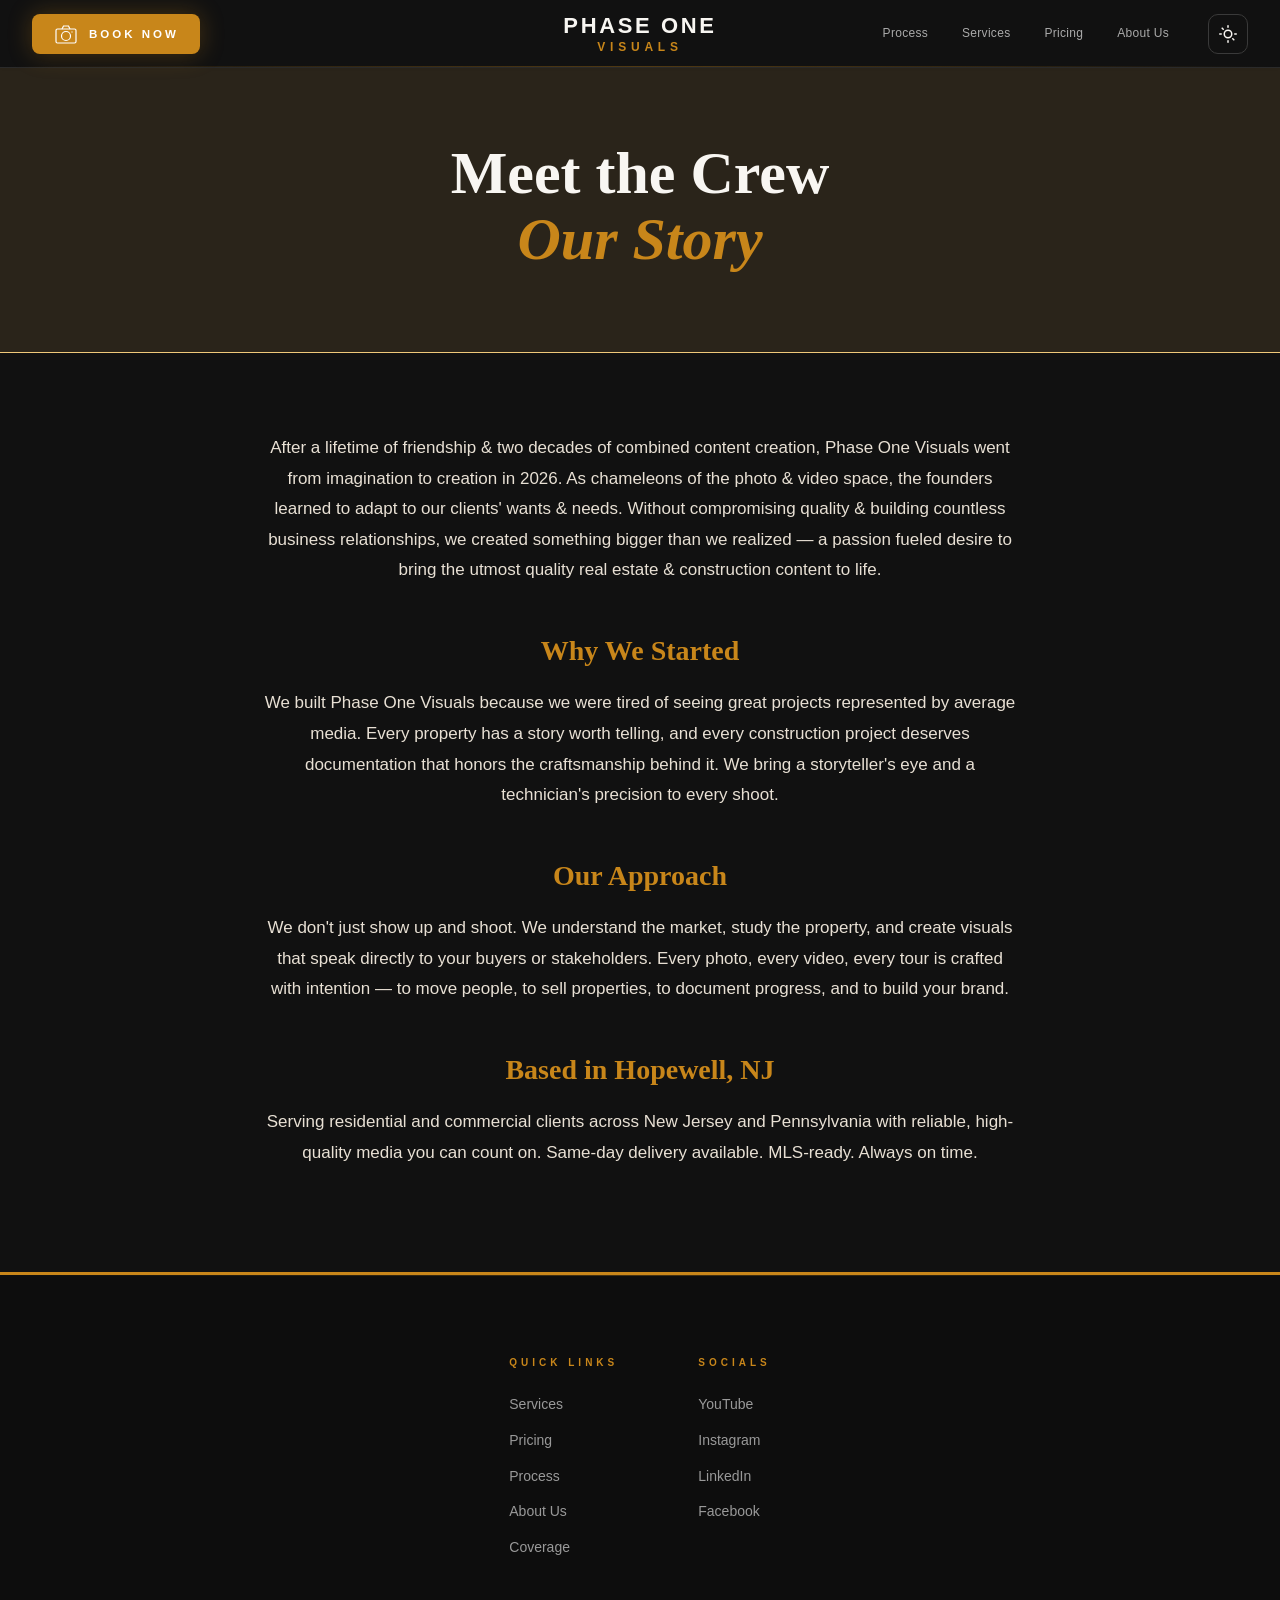
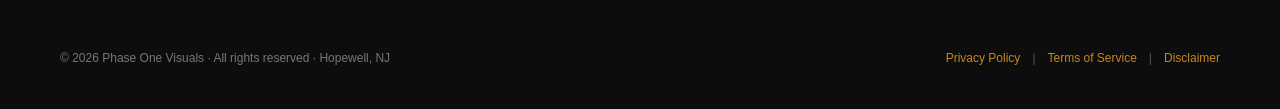
<file: about.html>
<!DOCTYPE html>
<html lang="en">

<head>
  <meta charset="UTF-8">
  <meta name="viewport" content="width=device-width, initial-scale=1.0">
  <meta name="description" content="Meet the crew behind Phase One Visuals — professional real estate and construction media in NJ & PA.">
  <meta property="og:title" content="About Us — Phase One Visuals">
  <meta property="og:description" content="Meet the crew behind Phase One Visuals — professional real estate and construction media.">
  <meta property="og:type" content="website">
  <meta property="og:url" content="https://phaseonevisuals.com/about">
  <meta name="twitter:card" content="summary_large_image">
  <meta name="theme-color" content="#111111">
  <meta http-equiv="Content-Security-Policy" content="default-src 'self'; script-src 'self' 'unsafe-inline' https://www.gstatic.com https://js.stripe.com; style-src 'self' 'unsafe-inline' https://fonts.googleapis.com; font-src 'self' https://fonts.gstatic.com; img-src 'self' data: https://*.googleapis.com https://*.firebasestorage.app; connect-src 'self' https://*.googleapis.com https://*.firebaseio.com https://api.stripe.com; frame-src https://js.stripe.com https://hooks.stripe.com https://www.google.com; object-src 'none'; base-uri 'self'; form-action 'self';">
  <meta property="og:image" content="https://phaseonevisuals.com/assets/img/loading.png">
  <meta name="twitter:image" content="https://phaseonevisuals.com/assets/img/loading.png">
  <link rel="preconnect" href="https://fonts.googleapis.com">
  <link rel="preconnect" href="https://fonts.gstatic.com" crossorigin>
  <base href="./">
  <title>About Us — Phase One Visuals</title>
  <link href="https://fonts.googleapis.com/css2?family=Montserrat:wght@400;500;600;700&family=Playfair+Display:ital,wght@0,400;0,700;0,900;1,400&family=DM+Sans:wght@300;400;500;600&display=swap" rel="stylesheet" />
  <link rel="stylesheet" href="assets/css/global.css">
  <link rel="stylesheet" href="assets/css/navbar.css">
  <link rel="stylesheet" href="assets/css/our-story.css">
  <link rel="stylesheet" href="assets/css/footer.css">
  <style>
    .about-hero {
      background: var(--gold-pale);
      border-bottom: 1px solid var(--gold-border);
      padding: 140px 0 80px;
      text-align: center;
    }
    .about-hero h1 {
      font-family: var(--serif);
      font-size: clamp(36px, 5vw, 60px);
      font-weight: 700;
      line-height: 1.1;
      color: var(--black);
    }
    .about-hero h1 em {
      font-style: italic;
      color: var(--gold);
      display: block;
    }
    .about-content {
      max-width: 800px;
      margin: 0 auto;
      padding: 80px 20px;
    }
    .about-content p {
      font-size: 17px;
      line-height: 1.8;
      color: var(--charcoal);
      margin-bottom: 24px;
      text-align: center;
    }
    .about-content .tagline {
      font-family: var(--serif);
      font-size: 28px;
      font-weight: 700;
      color: var(--gold);
      margin: 40px 0 12px;
      text-align: center;
    }
  </style>
</head>

<body>
  <nav id="navbar">
    <div id="nav-rspn-btn">
      <a href="#" class="pov-btn btn-book nav-book-btn">
        <div class="btn-inner">
          <div class="icon">
            <svg viewBox="0 0 22 22" fill="none">
              <rect x="1" y="6" width="20" height="14" rx="1.5" fill="none" stroke="white" stroke-width="1.2" />
              <path d="M7 6 L8.5 3 L13.5 3 L15 6" fill="none" stroke="white" stroke-width="1.2" />
              <g class="cam-lens"><circle cx="11" cy="13" r="4.5" fill="none" stroke="white" stroke-width="1.2" /></g>
              <g class="cam-aperture"><circle cx="11" cy="13" r="2" fill="none" stroke="rgba(255,255,255,.85)" stroke-width="1" /></g>
              <circle cx="17" cy="9" r="1" fill="rgba(255,255,255,.4)" />
            </svg>
          </div>
          <span class="label">Book Now</span>
        </div>
      </a>
    </div>

    <a href="index.html">
      <div class="nav-logo-text">
        <p class="phase-one">PHASE ONE</p>
        <p class="visuals">VISUALS</p>
      </div>
    </a>

    <div class="nav-right-group">
      <ul class="nav-links" id="nav-links">
        <li><a href="index.html#process"><svg class="nav-icon" viewBox="0 0 14 14" fill="none"><circle cx="2" cy="7" r="1.2" fill="currentColor"/><path d="M4.5 7h7M9 4.5l2.5 2.5L9 9.5" stroke="currentColor" stroke-width="1.3" stroke-linecap="round" stroke-linejoin="round"/></svg>Process</a></li>
        <li><a href="index.html#sectors"><svg class="nav-icon" viewBox="0 0 14 14" fill="none"><rect x="2" y="3.5" width="10" height="8" rx="1" stroke="currentColor" stroke-width="1.3"/><circle cx="7" cy="7.5" r="2.2" stroke="currentColor" stroke-width="1.3"/><path d="M4.5 3.5l.8-1.2h3.4l.8 1.2" stroke="currentColor" stroke-width="1"/></svg>Services</a></li>
        <li><a href="index.html#pricing"><svg class="nav-icon" viewBox="0 0 14 14" fill="none"><path d="M7 1.5v11M4.5 4h4a1.5 1.5 0 0 1 0 3H6a1.5 1.5 0 0 0 0 3h4" stroke="currentColor" stroke-width="1.3" stroke-linecap="round"/></svg>Pricing</a></li>
        <li><a href="about.html" class="active"><svg class="nav-icon" viewBox="0 0 14 14" fill="none"><circle cx="7" cy="4" r="2.8" stroke="currentColor" stroke-width="1.3"/><path d="M2 13c0-3.3 2.2-5 5-5s5 1.7 5 5" stroke="currentColor" stroke-width="1.3" stroke-linecap="round"/></svg>About Us</a></li>
      </ul>
      <div class="nav-right">
        <button id="theme-toggle" class="theme-toggle" aria-label="Toggle dark mode">
          <svg class="moon-icon" xmlns="http://www.w3.org/2000/svg" width="18" height="18" viewBox="0 0 24 24" fill="none" stroke="currentColor" stroke-width="2" stroke-linecap="round" stroke-linejoin="round">
            <path d="M21 12.79A9 9 0 1 1 11.21 3 7 7 0 0 0 21 12.79z" />
          </svg>
          <svg class="sun-icon" xmlns="http://www.w3.org/2000/svg" width="18" height="18" viewBox="0 0 24 24" fill="none" stroke="currentColor" stroke-width="2" stroke-linecap="round" stroke-linejoin="round">
            <circle cx="12" cy="12" r="5" />
            <line x1="12" y1="1" x2="12" y2="3" />
            <line x1="12" y1="21" x2="12" y2="23" />
            <line x1="4.22" y1="4.22" x2="5.64" y2="5.64" />
            <line x1="18.36" y1="18.36" x2="19.78" y2="19.78" />
            <line x1="1" y1="12" x2="3" y2="12" />
            <line x1="21" y1="12" x2="23" y2="12" />
          </svg>
        </button>
        <div class="menu-toggle" id="mobile-menu"><span class="bar"></span><span class="bar"></span><span class="bar"></span></div>
      </div>
    </div>
  </nav>
  <div class="nav-overlay" id="nav-overlay"></div>

  <section class="about-hero">
    <h1>Meet the Crew<br /><em>Our Story</em></h1>
  </section>

  <div class="about-content container">
    <p>After a lifetime of friendship & two decades of combined content creation, Phase One Visuals went from imagination to creation in 2026. As chameleons of the photo & video space, the founders learned to adapt to our clients' wants & needs. Without compromising quality & building countless business relationships, we created something bigger than we realized — a passion fueled desire to bring the utmost quality real estate & construction content to life.</p>

    <p class="tagline">Why We Started</p>
    <p>We built Phase One Visuals because we were tired of seeing great projects represented by average media. Every property has a story worth telling, and every construction project deserves documentation that honors the craftsmanship behind it. We bring a storyteller's eye and a technician's precision to every shoot.</p>

    <p class="tagline">Our Approach</p>
    <p>We don't just show up and shoot. We understand the market, study the property, and create visuals that speak directly to your buyers or stakeholders. Every photo, every video, every tour is crafted with intention — to move people, to sell properties, to document progress, and to build your brand.</p>

    <p class="tagline">Based in Hopewell, NJ</p>
    <p>Serving residential and commercial clients across New Jersey and Pennsylvania with reliable, high-quality media you can count on. Same-day delivery available. MLS-ready. Always on time.</p>

  </div>

  <footer>
    <div class="container">
      <div class="footer-grid">
        <div class="footer-col"><h5>QUICK LINKS</h5><ul><li><a href="index.html#sectors">Services</a></li><li><a href="index.html#pricing">Pricing</a></li><li><a href="index.html#process">Process</a></li><li><a href="about.html">About Us</a></li><li><a href="index.html#coverage">Coverage</a></li></ul></div>
        <div class="footer-col"><h5>SOCIALS</h5><ul><li><a href="#">YouTube</a></li><li><a href="#">Instagram</a></li><li><a href="#">LinkedIn</a></li><li><a href="#">Facebook</a></li></ul></div>
      </div>
      <div class="footer-bottom">
        <p>© 2026 Phase One Visuals · All rights reserved · Hopewell, NJ</p>
        <div class="footer-legal">
          <a href="privacy.html">Privacy Policy</a>
          <span class="footer-legal-divider">|</span>
          <a href="terms.html">Terms of Service</a>
          <span class="footer-legal-divider">|</span>
          <a href="disclaimer.html">Disclaimer</a>
        </div>
      </div>
    </div>
  </footer>


  <!-- ─── BOOKING MODAL ─── -->
  <div class="booking-modal-overlay" id="bookingModal">
    <div class="booking-modal">
      <button class="booking-modal-close" id="bookingModalClose" aria-label="Close">
        <svg width="20" height="20" viewBox="0 0 24 24" fill="none" stroke="currentColor" stroke-width="2.5"
          stroke-linecap="round" stroke-linejoin="round">
          <line x1="18" y1="6" x2="6" y2="18"></line>
          <line x1="6" y1="6" x2="18" y2="18"></line>
        </svg>
      </button>
      <div class="booking-modal-header">
        <h3>What Are You Looking For?</h3>
        <p>Select your service type to get started.</p>
      </div>
      <div class="booking-modal-options">
        <!-- REAL ESTATE & CONSTRUCTION OPTION -->
        <div class="booking-option booking-option-cons" id="bookingConsOption">
          <div class="booking-option-icon">
            <svg viewBox="0 0 44 44" fill="none">
              <rect x="8" y="22" width="28" height="18" fill="none" stroke="currentColor" stroke-width="1.8" />
              <polyline points="4,22 22,6 40,22" fill="none" stroke="var(--gold)" stroke-width="2" stroke-linejoin="round" />
              <rect x="17" y="30" width="10" height="10" fill="none" stroke="var(--gold)" stroke-width="1.4" />
              <line x1="36" y1="4" x2="36" y2="28" stroke="var(--gold)" stroke-width="1.4" />
            </svg>
          </div>
          <h4>Real Estate &amp; Construction</h4>
          <p>Professional photography, video, 3D tours for listings — and progress documentation for builders, developers, and contractors across NJ &amp; PA.</p>
          <div class="booking-cons-actions">
            <button class="booking-cons-btn booking-cons-form" id="bookingConsForm">
              <svg width="16" height="16" viewBox="0 0 24 24" fill="none" stroke="currentColor" stroke-width="2"
                stroke-linecap="round" stroke-linejoin="round">
                <path d="M14 2H6a2 2 0 0 0-2 2v16a2 2 0 0 0 2 2h12a2 2 0 0 0 2-2V8z"></path>
                <polyline points="14 2 14 8 20 8"></polyline>
                <line x1="16" y1="13" x2="8" y2="13"></line>
                <line x1="16" y1="17" x2="8" y2="17"></line>
              </svg>
              Request a Quote
            </button>
            <a href="mailto:info@phaseonevisuals.com" class="booking-cons-btn booking-cons-call">
              <svg width="16" height="16" viewBox="0 0 24 24" fill="none" stroke="currentColor" stroke-width="2" stroke-linecap="round" stroke-linejoin="round">
                <path d="M4 4h16c1.1 0 2 .9 2 2v12c0 1.1-.9 2-2 2H4c-1.1 0-2-.9-2-2V6c0-1.1.9-2 2-2z"></path>
                <polyline points="22,6 12,13 2,6"></polyline>
              </svg>
              Email Us
            </a>
          </div>
        </div>
      </div>
    </div>
  </div>

  <!-- ─── CONSTRUCTION FORM MODAL ─── -->
  <div class="modal-overlay" id="constructionFormModal">
    <div class="modal-panel modal-panel--form">
      <button class="modal-close" id="constructionFormClose" aria-label="Close">
        <svg width="20" height="20" viewBox="0 0 24 24" fill="none" stroke="currentColor" stroke-width="2.5"
          stroke-linecap="round" stroke-linejoin="round">
          <line x1="18" y1="6" x2="6" y2="18"></line>
          <line x1="6" y1="6" x2="18" y2="18"></line>
        </svg>
      </button>
      <div class="modal-header">
        <div class="modal-badge">Construction</div>
        <h3>Request a Quote</h3>
        <p>Tell us about your project and we'll put together a custom package.</p>
      </div>
      <form id="constructionForm" class="cf-form">
        <div class="cf-row">
          <div class="cf-field">
            <label>Full Name <span class="cf-req">*</span></label>
            <input type="text" name="name" placeholder="John Smith" required>
          </div>
          <div class="cf-field">
            <label>Email <span class="cf-req">*</span></label>
            <input type="email" name="email" placeholder="john@company.com" required>
          </div>
        </div>
        <div class="cf-row">
          <div class="cf-field">
            <label>Phone</label>
            <input type="tel" name="phone" placeholder="(555) 123-4567">
          </div>
          <div class="cf-field">
            <label>Company</label>
            <input type="text" name="company" placeholder="Your firm or organization">
          </div>
        </div>
        <div class="cf-row">
          <div class="cf-field">
            <label>Project Type <span class="cf-req">*</span></label>
            <div class="cf-select-wrap">
              <select name="projectType" required>
                <option value="" disabled selected>Select project type</option>
                <option value="new-construction">New Construction</option>
                <option value="renovation">Renovation / Remodel</option>
                <option value="commercial">Commercial Development</option>
                <option value="infrastructure">Infrastructure</option>
                <option value="multi-family">Multi-Family / Apartment</option>
                <option value="other">Other</option>
              </select>
            </div>
          </div>
          <div class="cf-field">
            <label>Project Location</label>
            <input type="text" name="location" id="cf-location" placeholder="City, State or full address" autocomplete="off">
          </div>
        </div>
        <div class="cf-field cf-field--full">
          <label>Services Interested In</label>
          <div class="cf-checkbox-grid">
            <label class="cf-checkbox">
              <input type="checkbox" name="services" value="progress-photography">
              <span>Progress Photography</span>
            </label>
            <label class="cf-checkbox">
              <input type="checkbox" name="services" value="video">
              <span>Video Documentation (4K)</span>
            </label>
            <label class="cf-checkbox">
              <input type="checkbox" name="services" value="drone">
              <span>Drone / Aerial</span>
            </label>
            <label class="cf-checkbox">
              <input type="checkbox" name="services" value="360-tour">
              <span>360° Interactive Tour</span>
            </label>
            <label class="cf-checkbox">
              <input type="checkbox" name="services" value="before-after">
              <span>Before & After Package</span>
            </label>
            <label class="cf-checkbox">
              <input type="checkbox" name="services" value="social-reel">
              <span>Social Highlight Reel</span>
            </label>
          </div>
        </div>
        <div class="cf-row">
          <div class="cf-field">
            <label>Estimated Timeline</label>
            <div class="cf-select-wrap">
              <select name="timeline">
                <option value="" disabled selected>Select timeframe</option>
                <option value="immediate">Starting immediately</option>
                <option value="1-month">Within 1 month</option>
                <option value="3-months">1–3 months</option>
                <option value="6-months">3–6 months</option>
                <option value="planning">Planning / TBD</option>
              </select>
            </div>
          </div>
          <div class="cf-field">
            <label>Number of Visits Needed</label>
            <div class="cf-select-wrap">
              <select name="visitCount">
                <option value="" disabled selected>Select</option>
                <option value="1">1 Visit</option>
                <option value="2">2 Visits (Before & After)</option>
                <option value="3">3 Visits</option>
                <option value="5">5 Visits</option>
                <option value="custom">Custom / Ongoing</option>
              </select>
            </div>
          </div>
        </div>
        <div class="cf-field cf-field--full">
          <label>Project Details</label>
          <textarea name="details" rows="3" placeholder="Tell us about your project scope, milestones, or any special requirements..."></textarea>
        </div>
        <label class="cf-checkbox cf-consent-check" style="margin-top:8px">
          <input type="checkbox" name="consent" required>
          <span>I have read and agree to the <a href="terms.html" target="_blank">Terms of Service</a> and <a href="privacy.html" target="_blank">Privacy Policy</a>, and consent to the processing of my personal data as described therein.</span>
        </label>
        <button type="submit" class="cf-submit">
          <span>Submit Inquiry</span>
          <svg width="18" height="18" viewBox="0 0 24 24" fill="none" stroke="currentColor" stroke-width="2" stroke-linecap="round" stroke-linejoin="round">
            <line x1="5" y1="12" x2="19" y2="12"></line>
            <polyline points="12 5 19 12 12 19"></polyline>
          </svg>
        </button>
      </form>
    </div>
  </div>

  <script src="assets/js/main.js"></script>
</body>
</html>
</file>
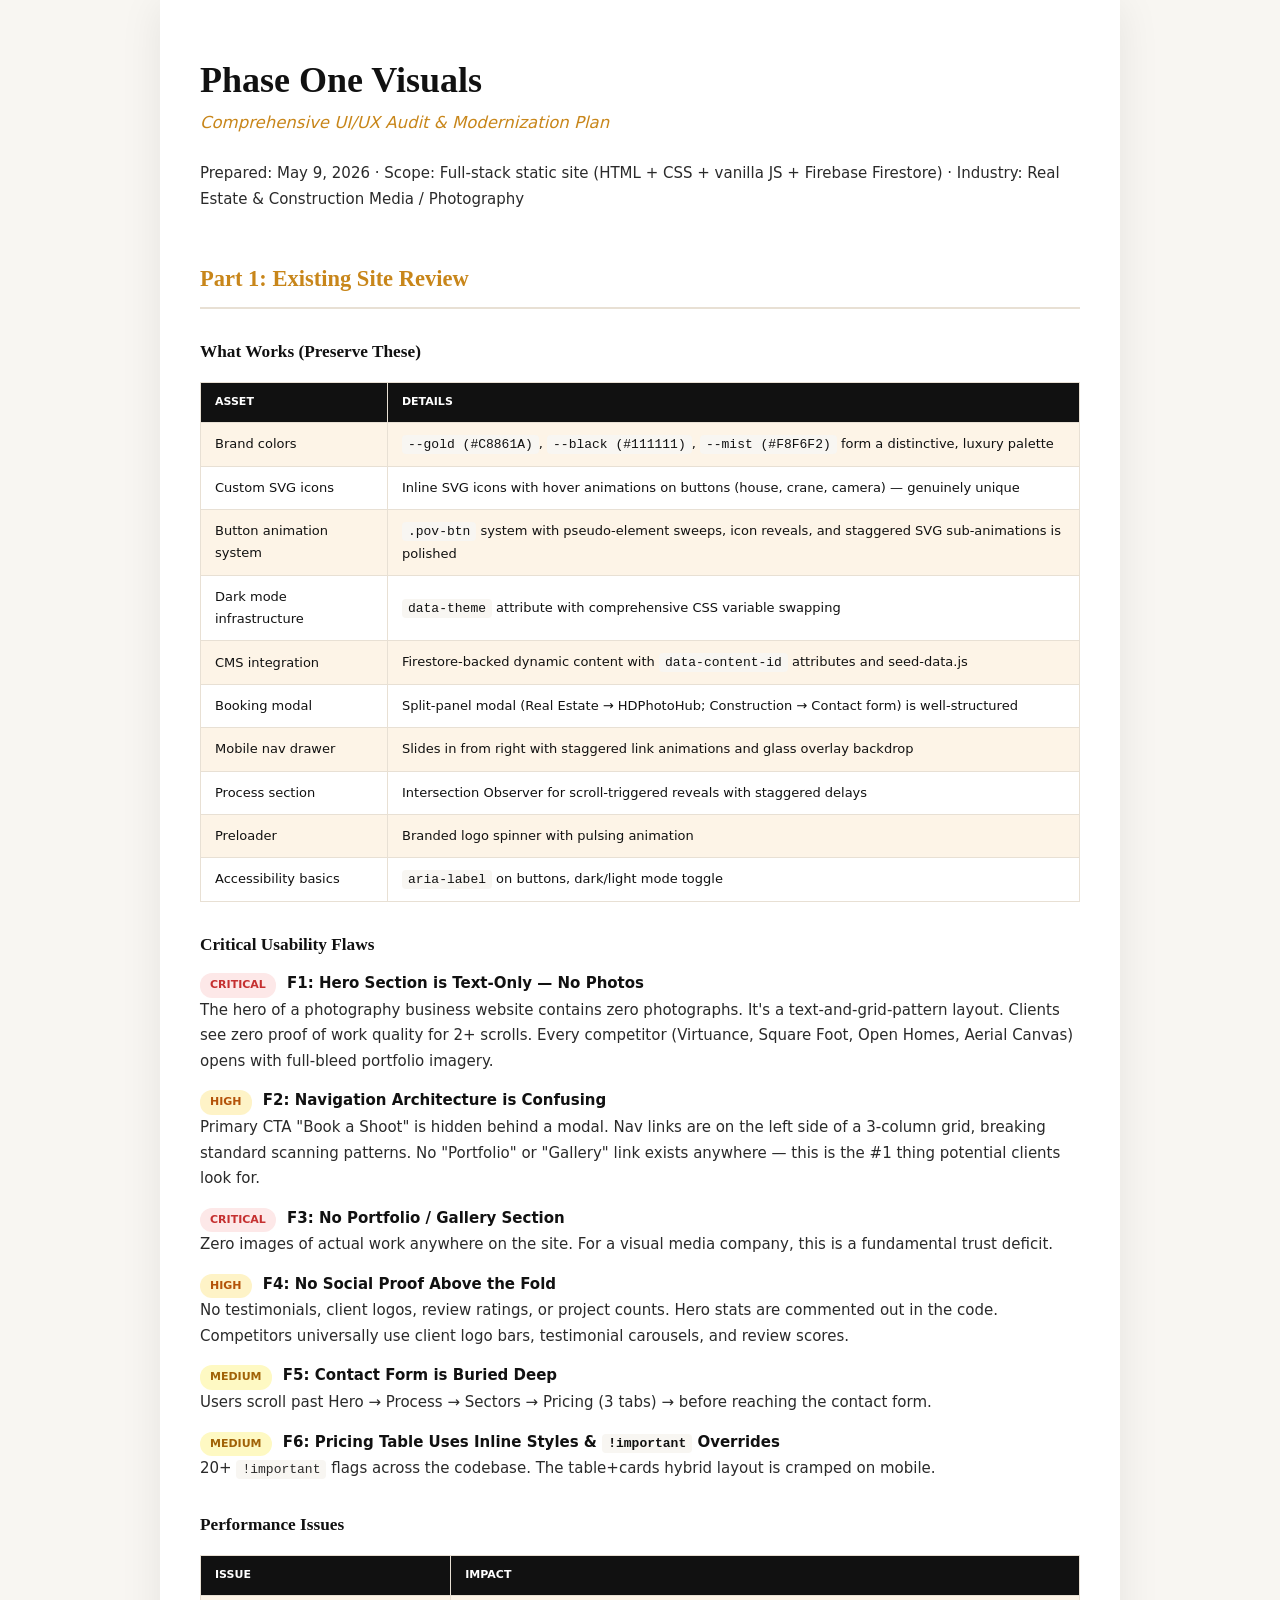
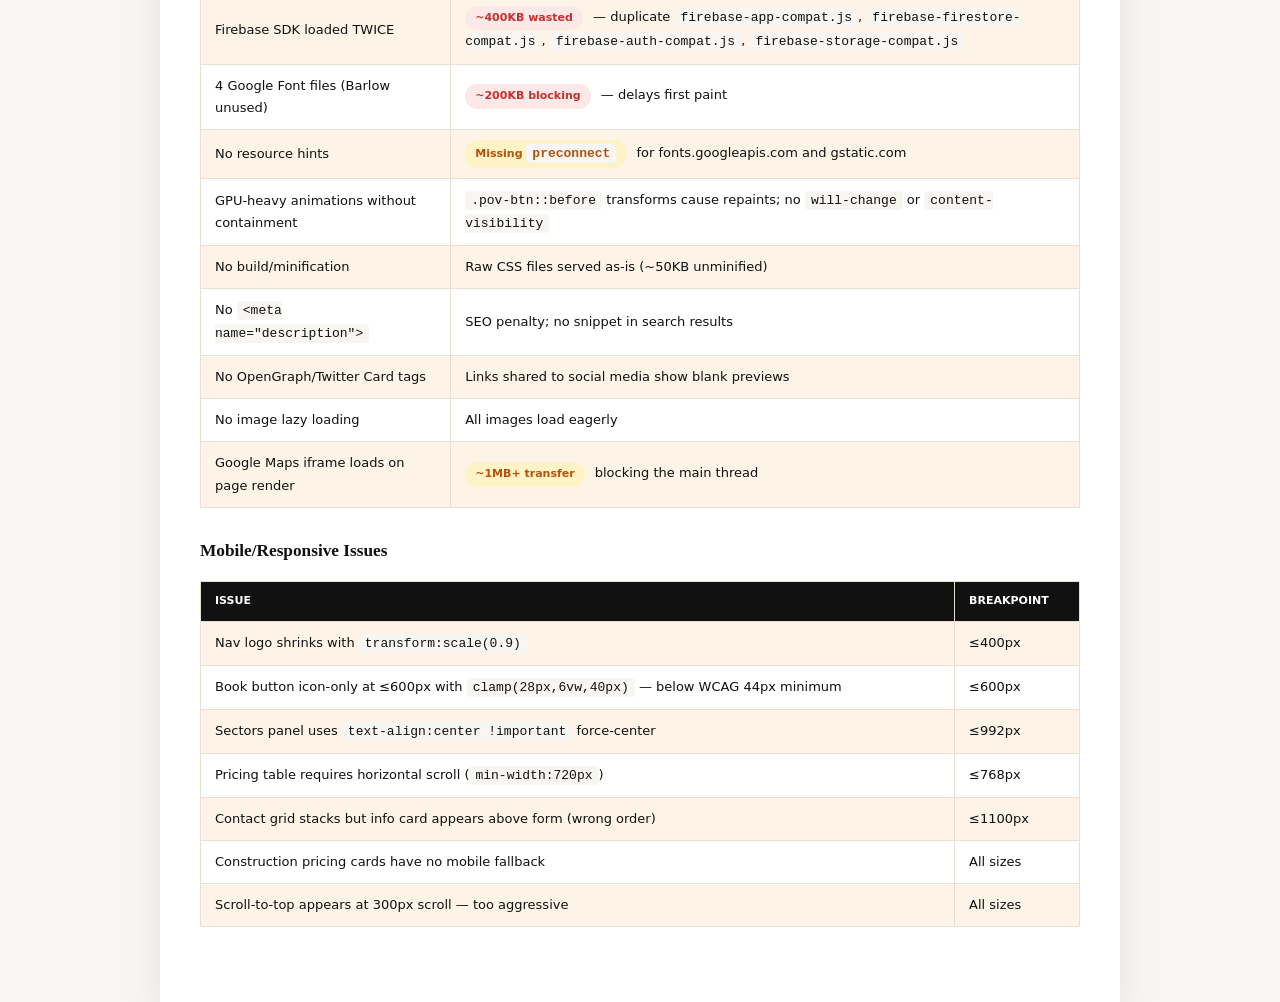
<file: audit.html>
<!DOCTYPE html><html lang="en"><head><meta charset="UTF-8"><meta name="viewport" content="width=device-width,initial-scale=1.0"><title>Phase One Visuals - UI/UX Audit</title><style>*{box-sizing:border-box;margin:0;padding:0}body{font-family:'Segoe UI',system-ui,sans-serif;background:#F8F6F2;color:#111;line-height:1.7;font-size:15px}.page{max-width:960px;margin:0 auto;padding:60px 40px;background:#fff;box-shadow:0 4px 40px rgba(0,0,0,.08)}h1{font-family:Georgia,serif;font-size:2.4em;font-weight:900;line-height:1.15;margin-bottom:8px}h2{font-family:Georgia,serif;font-size:1.5em;font-weight:700;color:#C8861A;border-bottom:2px solid #E8E0D4;padding-bottom:8px;margin:48px 0 20px}h3{font-family:Georgia,serif;font-size:1.15em;font-weight:700;margin:28px 0 12px}p{margin:0 0 14px;color:#2A2A2A}strong{color:#111}em{color:#C8861A;font-style:italic}table{width:100%;border-collapse:collapse;margin:16px 0 28px;font-size:13px}th{background:#111;color:#fff;border:1px solid #E8E0D4;padding:10px 14px;text-align:left;font-weight:600;font-size:11px;text-transform:uppercase}td{border:1px solid #E8E0D4;padding:10px 14px}tr:nth-child(even){background:#FDF4E7}.tag{display:inline-block;padding:3px 10px;border-radius:12px;font-size:11px;font-weight:700;margin-right:6px}.tag-red{background:#fde8e8;color:#c53030}.tag-orange{background:#fef3c7;color:#b45309}.tag-yellow{background:#fef9c3;color:#a16207}.tag-green{background:#dcfce7;color:#166534}ul,ol{margin:0 0 16px 24px}li{margin-bottom:6px}code{background:#F8F6F2;padding:2px 6px;border-radius:4px;font-size:13px;font-family:Consolas,monospace}@media print{body{background:#fff}.page{box-shadow:none;padding:40px 0}}
</style></head><body><div class="page"><h1>Phase One Visuals</h1><p style="font-size:1.1em;color:#5A5A5A;margin-bottom:24px"><em>Comprehensive UI/UX Audit &amp; Modernization Plan</em></p><p class="meta">Prepared: May 9, 2026 &middot; Scope: Full-stack static site (HTML + CSS + vanilla JS + Firebase Firestore) &middot; Industry: Real Estate &amp; Construction Media / Photography</p><div class="divider"></div><h2>Part 1: Existing Site Review</h2><h3>What Works (Preserve These)</h3><table><tr><th>Asset</th><th>Details</th></tr><tr><td>Brand colors</td><td><code>--gold (#C8861A)</code>, <code>--black (#111111)</code>, <code>--mist (#F8F6F2)</code> form a distinctive, luxury palette</td></tr><tr><td>Custom SVG icons</td><td>Inline SVG icons with hover animations on buttons (house, crane, camera) &mdash; genuinely unique</td></tr><tr><td>Button animation system</td><td><code>.pov-btn</code> system with pseudo-element sweeps, icon reveals, and staggered SVG sub-animations is polished</td></tr><tr><td>Dark mode infrastructure</td><td><code>data-theme</code> attribute with comprehensive CSS variable swapping</td></tr><tr><td>CMS integration</td><td>Firestore-backed dynamic content with <code>data-content-id</code> attributes and seed-data.js</td></tr><tr><td>Booking modal</td><td>Split-panel modal (Real Estate &rarr; HDPhotoHub; Construction &rarr; Contact form) is well-structured</td></tr><tr><td>Mobile nav drawer</td><td>Slides in from right with staggered link animations and glass overlay backdrop</td></tr><tr><td>Process section</td><td>Intersection Observer for scroll-triggered reveals with staggered delays</td></tr><tr><td>Preloader</td><td>Branded logo spinner with pulsing animation</td></tr><tr><td>Accessibility basics</td><td><code>aria-label</code> on buttons, dark/light mode toggle</td></tr></table>
<h3>Critical Usability Flaws</h3><p><strong><span class="tag tag-red">CRITICAL</span> F1: Hero Section is Text-Only &mdash; No Photos</strong><br>The hero of a photography business website contains zero photographs. It's a text-and-grid-pattern layout. Clients see zero proof of work quality for 2+ scrolls. Every competitor (Virtuance, Square Foot, Open Homes, Aerial Canvas) opens with full-bleed portfolio imagery.</p><p><strong><span class="tag tag-orange">HIGH</span> F2: Navigation Architecture is Confusing</strong><br>Primary CTA "Book a Shoot" is hidden behind a modal. Nav links are on the left side of a 3-column grid, breaking standard scanning patterns. No "Portfolio" or "Gallery" link exists anywhere &mdash; this is the #1 thing potential clients look for.</p><p><strong><span class="tag tag-red">CRITICAL</span> F3: No Portfolio / Gallery Section</strong><br>Zero images of actual work anywhere on the site. For a visual media company, this is a fundamental trust deficit.</p><p><strong><span class="tag tag-orange">HIGH</span> F4: No Social Proof Above the Fold</strong><br>No testimonials, client logos, review ratings, or project counts. Hero stats are commented out in the code. Competitors universally use client logo bars, testimonial carousels, and review scores.</p><p><strong><span class="tag tag-yellow">MEDIUM</span> F5: Contact Form is Buried Deep</strong><br>Users scroll past Hero &rarr; Process &rarr; Sectors &rarr; Pricing (3 tabs) &rarr; before reaching the contact form.</p><p><strong><span class="tag tag-yellow">MEDIUM</span> F6: Pricing Table Uses Inline Styles &amp; <code>!important</code> Overrides</strong><br>20+ <code>!important</code> flags across the codebase. The table+cards hybrid layout is cramped on mobile.</p>
<h3>Performance Issues</h3><table><tr><th>Issue</th><th>Impact</th></tr><tr><td>Firebase SDK loaded TWICE</td><td><span class="tag tag-red">~400KB wasted</span> &mdash; duplicate <code>firebase-app-compat.js</code>, <code>firebase-firestore-compat.js</code>, <code>firebase-auth-compat.js</code>, <code>firebase-storage-compat.js</code></td></tr><tr><td>4 Google Font files (Barlow unused)</td><td><span class="tag tag-red">~200KB blocking</span> &mdash; delays first paint</td></tr><tr><td>No resource hints</td><td><span class="tag tag-orange">Missing <code>preconnect</code></span> for fonts.googleapis.com and gstatic.com</td></tr><tr><td>GPU-heavy animations without containment</td><td><code>.pov-btn::before</code> transforms cause repaints; no <code>will-change</code> or <code>content-visibility</code></td></tr><tr><td>No build/minification</td><td>Raw CSS files served as-is (~50KB unminified)</td></tr><tr><td>No <code>&lt;meta name="description"&gt;</code></td><td>SEO penalty; no snippet in search results</td></tr><tr><td>No OpenGraph/Twitter Card tags</td><td>Links shared to social media show blank previews</td></tr><tr><td>No image lazy loading</td><td>All images load eagerly</td></tr><tr><td>Google Maps iframe loads on page render</td><td><span class="tag tag-orange">~1MB+ transfer</span> blocking the main thread</td></tr></table><h3>Mobile/Responsive Issues</h3><table><tr><th>Issue</th><th>Breakpoint</th></tr><tr><td>Nav logo shrinks with <code>transform:scale(0.9)</code></td><td>&le;400px</td></tr><tr><td>Book button icon-only at &le;600px with <code>clamp(28px,6vw,40px)</code> &mdash; below WCAG 44px minimum</td><td>&le;600px</td></tr><tr><td>Sectors panel uses <code>text-align:center !important</code> force-center</td><td>&le;992px</td></tr><tr><td>Pricing table requires horizontal scroll (<code>min-width:720px</code>)</td><td>&le;768px</td></tr><tr><td>Contact grid stacks but info card appears above form (wrong order)</td><td>&le;1100px</td></tr><tr><td>Construction pricing cards have no mobile fallback</td><td>All sizes</td></tr><tr><td>Scroll-to-top appears at 300px scroll &mdash; too aggressive</td><td>All sizes</td></tr></table>
</file>
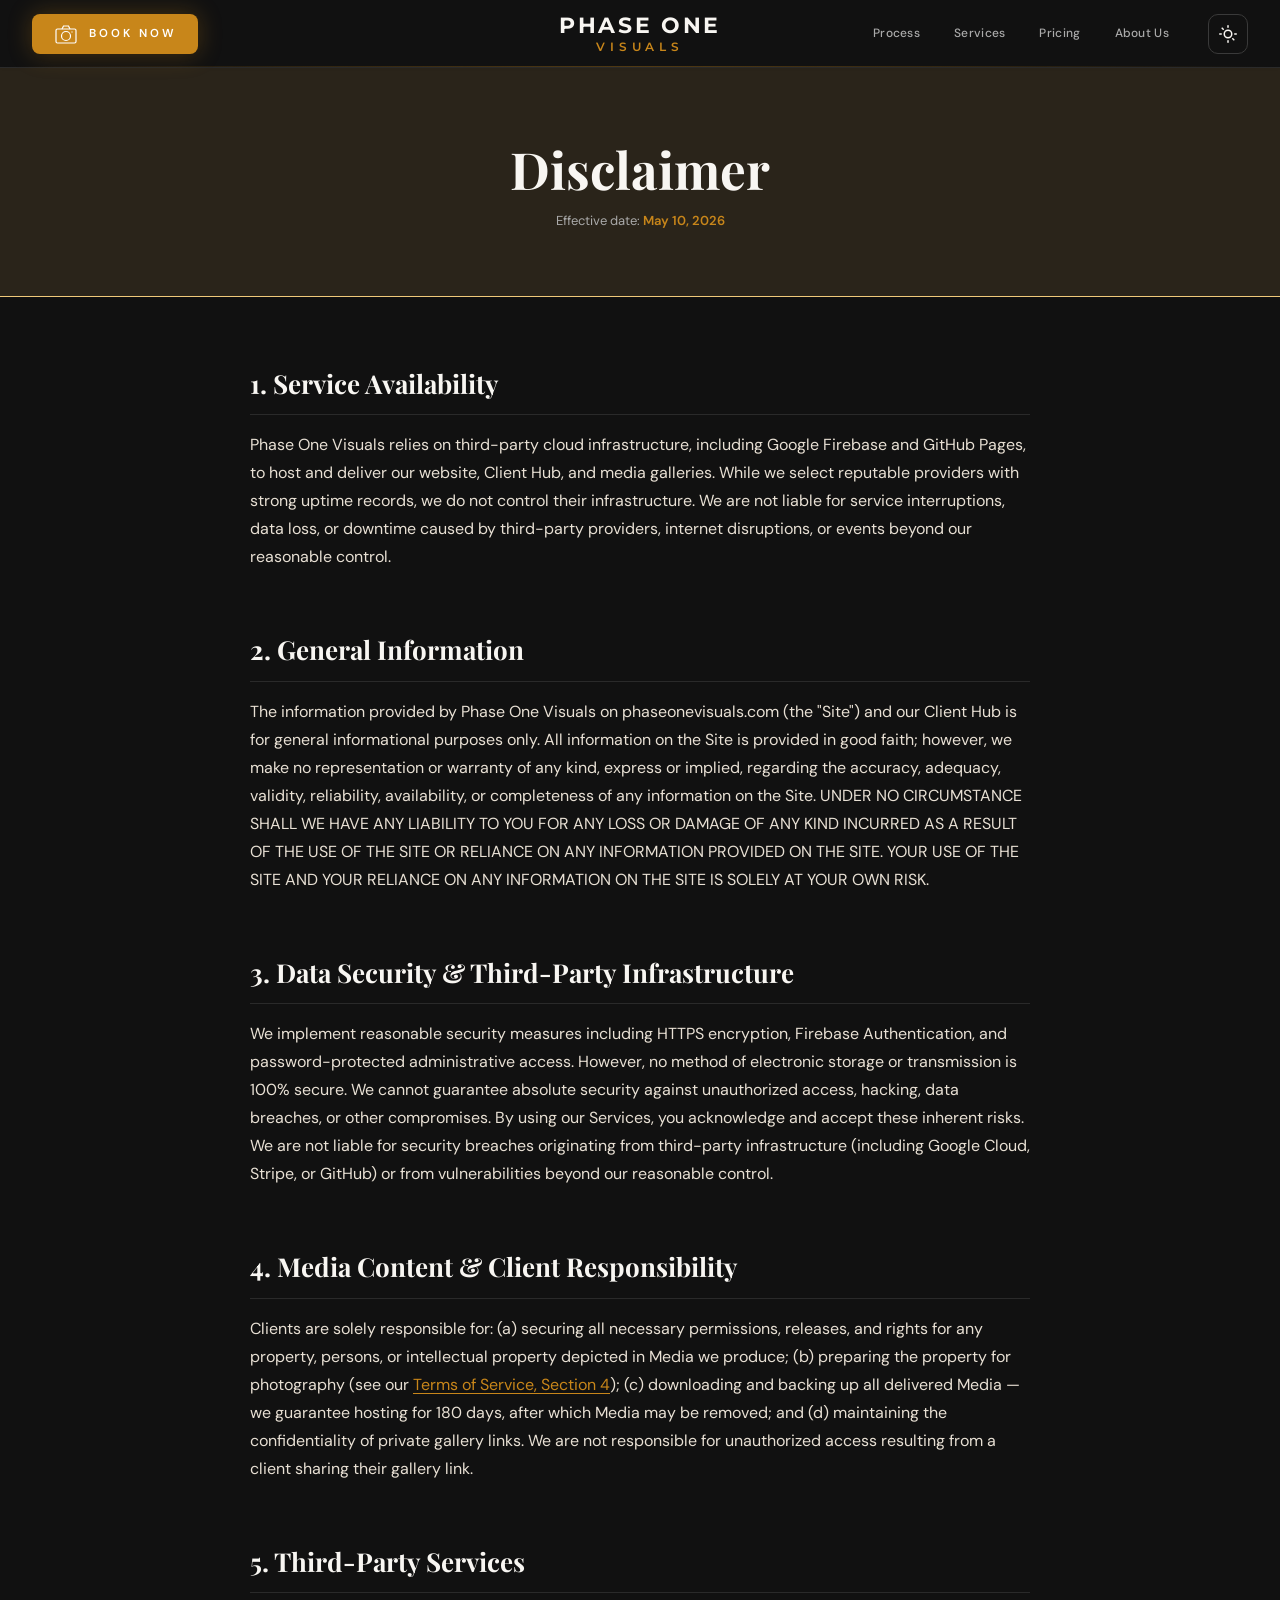
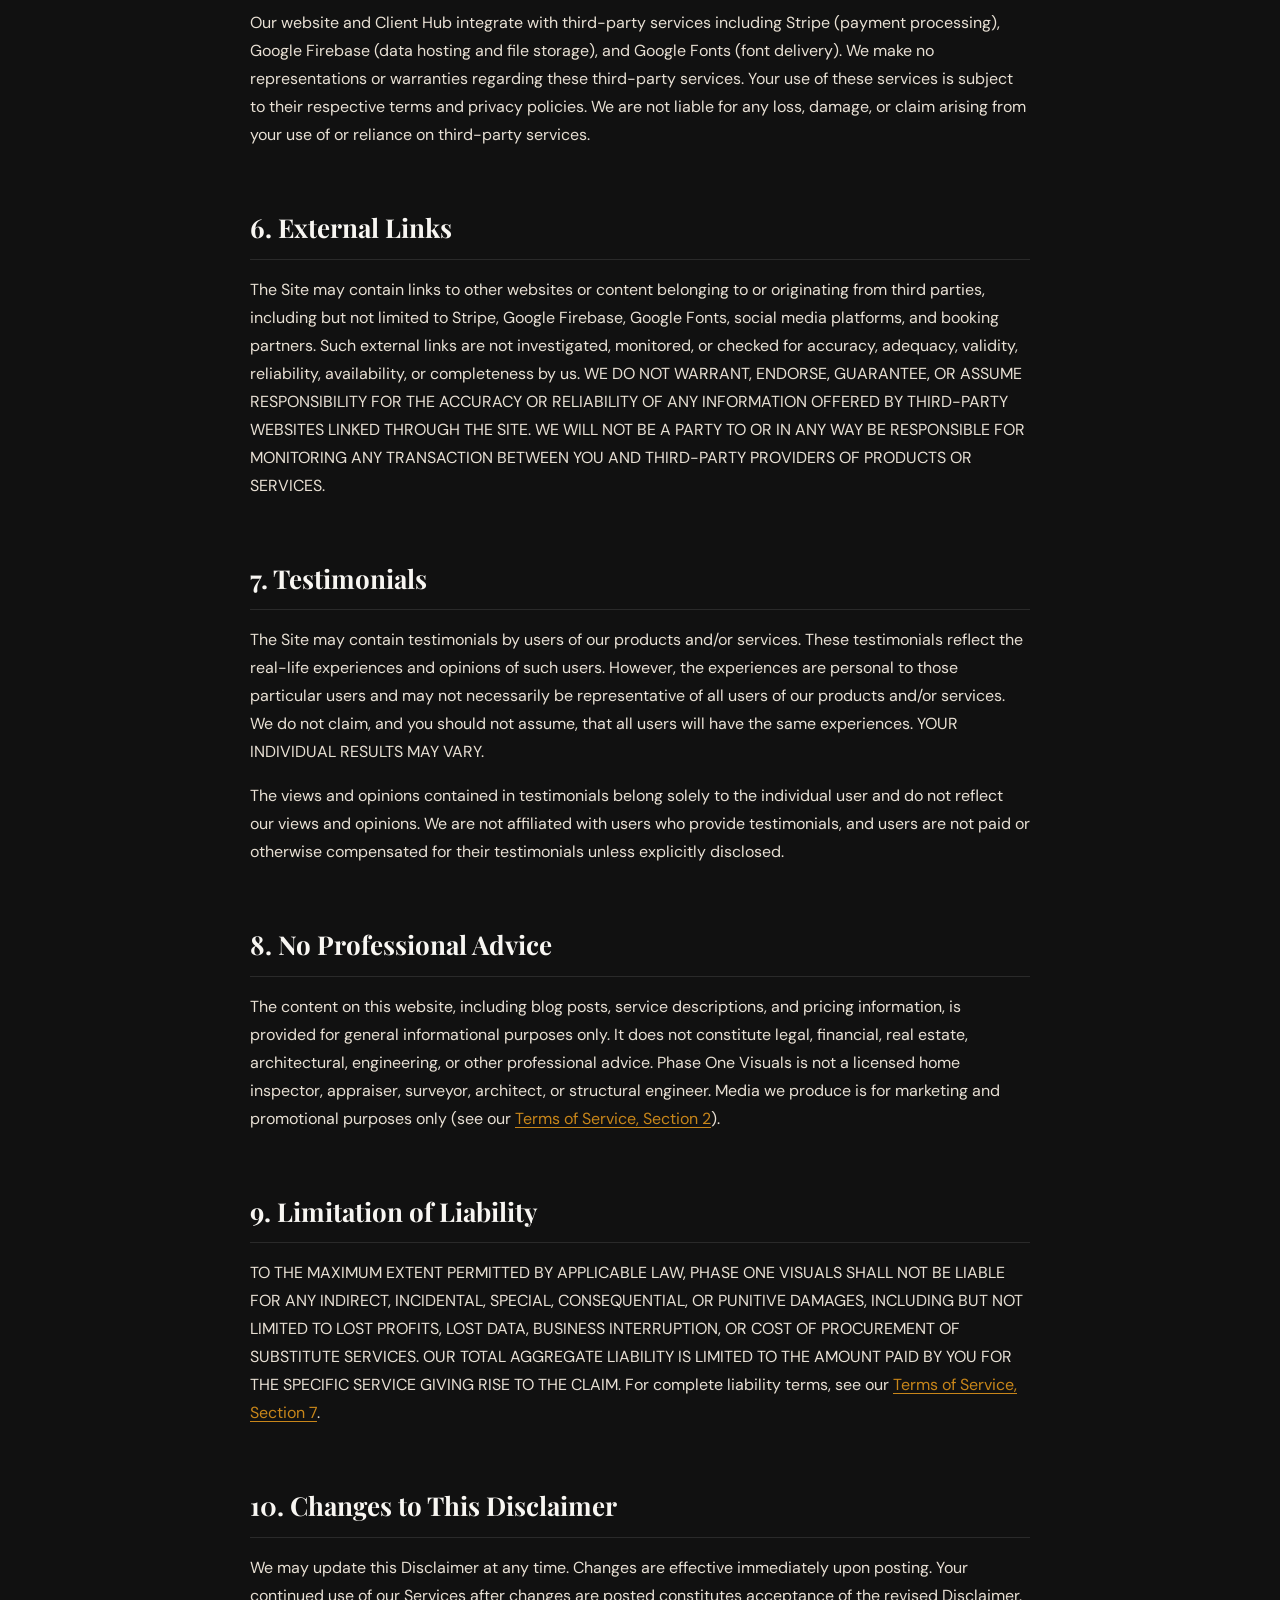
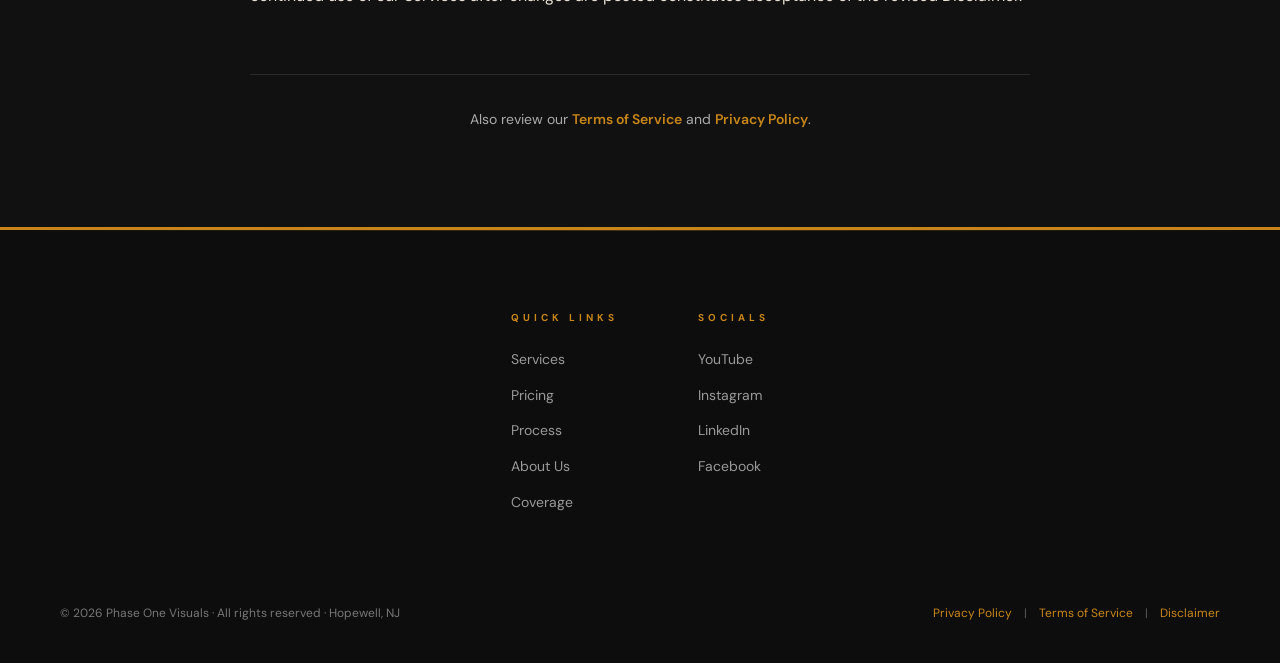
<file: disclaimer.html>
<!DOCTYPE html>
<html lang="en">

<head>
  <meta charset="UTF-8">
  <meta name="viewport" content="width=device-width, initial-scale=1.0">
  <meta name="description" content="Phase One Visuals Disclaimer — general information, data security, third-party services, external links, testimonials, and limitation of liability.">
  <meta property="og:title" content="Disclaimer — Phase One Visuals">
  <meta property="og:description" content="Phase One Visuals Disclaimer — general information, data security, third-party services, external links, testimonials, and limitation of liability.">
  <meta property="og:type" content="website">
  <meta property="og:url" content="https://phaseonevisuals.com/disclaimer">
  <meta name="twitter:card" content="summary">
  <link rel="preconnect" href="https://fonts.googleapis.com">
  <link rel="preconnect" href="https://fonts.gstatic.com" crossorigin>
  <title>Disclaimer — Phase One Visuals</title>
  <link href="https://fonts.googleapis.com/css2?family=Montserrat:wght@400;500;600;700&family=Playfair+Display:ital,wght@0,400;0,700;0,900;1,400&family=DM+Sans:wght@300;400;500;600&display=swap" rel="stylesheet" />
  <link rel="stylesheet" href="assets/css/global.css">
  <link rel="stylesheet" href="assets/css/navbar.css">
  <link rel="stylesheet" href="assets/css/legal.css">
  <link rel="stylesheet" href="assets/css/footer.css">
  <script>
    (function () {
      var savedTheme = localStorage.getItem('theme');
      if (savedTheme) {
        document.documentElement.setAttribute('data-theme', savedTheme);
      } else if (window.matchMedia('(prefers-color-scheme: dark)').matches) {
        document.documentElement.setAttribute('data-theme', 'dark');
      }
    })();
  </script>
</head>

<body>
  <nav id="navbar">
    <div id="nav-rspn-btn">
      <a href="index.html#contact" class="pov-btn btn-book nav-book-btn">
        <div class="btn-inner">
          <div class="icon">
            <svg viewBox="0 0 22 22" fill="none">
              <rect x="1" y="6" width="20" height="14" rx="1.5" fill="none" stroke="white" stroke-width="1.2" />
              <path d="M7 6 L8.5 3 L13.5 3 L15 6" fill="none" stroke="white" stroke-width="1.2" />
              <g class="cam-lens"><circle cx="11" cy="13" r="4.5" fill="none" stroke="white" stroke-width="1.2" /></g>
              <g class="cam-aperture"><circle cx="11" cy="13" r="2" fill="none" stroke="rgba(255,255,255,.85)" stroke-width="1" /></g>
              <circle cx="17" cy="9" r="1" fill="rgba(255,255,255,.4)" />
            </svg>
          </div>
          <span class="label">Book Now</span>
        </div>
      </a>
    </div>

    <a href="index.html">
      <div class="nav-logo-text">
        <p class="phase-one">PHASE ONE</p>
        <p class="visuals">VISUALS</p>
      </div>
    </a>

    <div class="nav-right-group">
      <ul class="nav-links" id="nav-links">
        <li><a href="index.html#process"><svg class="nav-icon" viewBox="0 0 14 14" fill="none"><circle cx="2" cy="7" r="1.2" fill="currentColor"/><path d="M4.5 7h7M9 4.5l2.5 2.5L9 9.5" stroke="currentColor" stroke-width="1.3" stroke-linecap="round" stroke-linejoin="round"/></svg>Process</a></li>
        <li><a href="index.html#sectors"><svg class="nav-icon" viewBox="0 0 14 14" fill="none"><rect x="2" y="3.5" width="10" height="8" rx="1" stroke="currentColor" stroke-width="1.3"/><circle cx="7" cy="7.5" r="2.2" stroke="currentColor" stroke-width="1.3"/><path d="M4.5 3.5l.8-1.2h3.4l.8 1.2" stroke="currentColor" stroke-width="1"/></svg>Services</a></li>
        <li><a href="index.html#pricing"><svg class="nav-icon" viewBox="0 0 14 14" fill="none"><path d="M7 1.5v11M4.5 4h4a1.5 1.5 0 0 1 0 3H6a1.5 1.5 0 0 0 0 3h4" stroke="currentColor" stroke-width="1.3" stroke-linecap="round"/></svg>Pricing</a></li>
        <li><a href="about.html"><svg class="nav-icon" viewBox="0 0 14 14" fill="none"><circle cx="7" cy="4" r="2.8" stroke="currentColor" stroke-width="1.3"/><path d="M2 13c0-3.3 2.2-5 5-5s5 1.7 5 5" stroke="currentColor" stroke-width="1.3" stroke-linecap="round"/></svg>About Us</a></li>
      </ul>
      <div class="nav-right">
        <button id="theme-toggle" class="theme-toggle" aria-label="Toggle dark mode">
          <svg class="moon-icon" xmlns="http://www.w3.org/2000/svg" width="18" height="18" viewBox="0 0 24 24" fill="none" stroke="currentColor" stroke-width="2" stroke-linecap="round" stroke-linejoin="round"><path d="M21 12.79A9 9 0 1 1 11.21 3 7 7 0 0 0 21 12.79z" /></svg>
          <svg class="sun-icon" xmlns="http://www.w3.org/2000/svg" width="18" height="18" viewBox="0 0 24 24" fill="none" stroke="currentColor" stroke-width="2" stroke-linecap="round" stroke-linejoin="round"><circle cx="12" cy="12" r="5" /><line x1="12" y1="1" x2="12" y2="3" /><line x1="12" y1="21" x2="12" y2="23" /><line x1="4.22" y1="4.22" x2="5.64" y2="5.64" /><line x1="18.36" y1="18.36" x2="19.78" y2="19.78" /><line x1="1" y1="12" x2="3" y2="12" /><line x1="21" y1="12" x2="23" y2="12" /></svg>
        </button>
        <div class="menu-toggle" id="mobile-menu"><span class="bar"></span><span class="bar"></span><span class="bar"></span></div>
      </div>
    </div>
  </nav>
  <div class="nav-overlay" id="nav-overlay"></div>

  <section class="legal-hero">
    <h1>Disclaimer</h1>
    <p class="legal-meta">Effective date: <span>May 10, 2026</span></p>
  </section>

  <div class="legal-body">

    <h2>1. Service Availability</h2>
    <p>Phase One Visuals relies on third-party cloud infrastructure, including Google Firebase and GitHub Pages, to host and deliver our website, Client Hub, and media galleries. While we select reputable providers with strong uptime records, we do not control their infrastructure. We are not liable for service interruptions, data loss, or downtime caused by third-party providers, internet disruptions, or events beyond our reasonable control.</p>

    <h2>2. General Information</h2>
    <p>The information provided by Phase One Visuals on phaseonevisuals.com (the "Site") and our Client Hub is for general informational purposes only. All information on the Site is provided in good faith; however, we make no representation or warranty of any kind, express or implied, regarding the accuracy, adequacy, validity, reliability, availability, or completeness of any information on the Site. UNDER NO CIRCUMSTANCE SHALL WE HAVE ANY LIABILITY TO YOU FOR ANY LOSS OR DAMAGE OF ANY KIND INCURRED AS A RESULT OF THE USE OF THE SITE OR RELIANCE ON ANY INFORMATION PROVIDED ON THE SITE. YOUR USE OF THE SITE AND YOUR RELIANCE ON ANY INFORMATION ON THE SITE IS SOLELY AT YOUR OWN RISK.</p>

    <h2>3. Data Security &amp; Third-Party Infrastructure</h2>
    <p>We implement reasonable security measures including HTTPS encryption, Firebase Authentication, and password-protected administrative access. However, no method of electronic storage or transmission is 100% secure. We cannot guarantee absolute security against unauthorized access, hacking, data breaches, or other compromises. By using our Services, you acknowledge and accept these inherent risks. We are not liable for security breaches originating from third-party infrastructure (including Google Cloud, Stripe, or GitHub) or from vulnerabilities beyond our reasonable control.</p>

    <h2>4. Media Content &amp; Client Responsibility</h2>
    <p>Clients are solely responsible for: (a) securing all necessary permissions, releases, and rights for any property, persons, or intellectual property depicted in Media we produce; (b) preparing the property for photography (see our <a href="terms.html#preparation">Terms of Service, Section 4</a>); (c) downloading and backing up all delivered Media — we guarantee hosting for 180 days, after which Media may be removed; and (d) maintaining the confidentiality of private gallery links. We are not responsible for unauthorized access resulting from a client sharing their gallery link.</p>

    <h2>5. Third-Party Services</h2>
    <p>Our website and Client Hub integrate with third-party services including Stripe (payment processing), Google Firebase (data hosting and file storage), and Google Fonts (font delivery). We make no representations or warranties regarding these third-party services. Your use of these services is subject to their respective terms and privacy policies. We are not liable for any loss, damage, or claim arising from your use of or reliance on third-party services.</p>

    <h2>6. External Links</h2>
    <p>The Site may contain links to other websites or content belonging to or originating from third parties, including but not limited to Stripe, Google Firebase, Google Fonts, social media platforms, and booking partners. Such external links are not investigated, monitored, or checked for accuracy, adequacy, validity, reliability, availability, or completeness by us. WE DO NOT WARRANT, ENDORSE, GUARANTEE, OR ASSUME RESPONSIBILITY FOR THE ACCURACY OR RELIABILITY OF ANY INFORMATION OFFERED BY THIRD-PARTY WEBSITES LINKED THROUGH THE SITE. WE WILL NOT BE A PARTY TO OR IN ANY WAY BE RESPONSIBLE FOR MONITORING ANY TRANSACTION BETWEEN YOU AND THIRD-PARTY PROVIDERS OF PRODUCTS OR SERVICES.</p>

    <h2>7. Testimonials</h2>
    <p>The Site may contain testimonials by users of our products and/or services. These testimonials reflect the real-life experiences and opinions of such users. However, the experiences are personal to those particular users and may not necessarily be representative of all users of our products and/or services. We do not claim, and you should not assume, that all users will have the same experiences. YOUR INDIVIDUAL RESULTS MAY VARY.</p>
    <p>The views and opinions contained in testimonials belong solely to the individual user and do not reflect our views and opinions. We are not affiliated with users who provide testimonials, and users are not paid or otherwise compensated for their testimonials unless explicitly disclosed.</p>

    <h2>8. No Professional Advice</h2>
    <p>The content on this website, including blog posts, service descriptions, and pricing information, is provided for general informational purposes only. It does not constitute legal, financial, real estate, architectural, engineering, or other professional advice. Phase One Visuals is not a licensed home inspector, appraiser, surveyor, architect, or structural engineer. Media we produce is for marketing and promotional purposes only (see our <a href="terms.html#scope">Terms of Service, Section 2</a>).</p>

    <h2>9. Limitation of Liability</h2>
    <p>TO THE MAXIMUM EXTENT PERMITTED BY APPLICABLE LAW, PHASE ONE VISUALS SHALL NOT BE LIABLE FOR ANY INDIRECT, INCIDENTAL, SPECIAL, CONSEQUENTIAL, OR PUNITIVE DAMAGES, INCLUDING BUT NOT LIMITED TO LOST PROFITS, LOST DATA, BUSINESS INTERRUPTION, OR COST OF PROCUREMENT OF SUBSTITUTE SERVICES. OUR TOTAL AGGREGATE LIABILITY IS LIMITED TO THE AMOUNT PAID BY YOU FOR THE SPECIFIC SERVICE GIVING RISE TO THE CLAIM. For complete liability terms, see our <a href="terms.html#limitation">Terms of Service, Section 7</a>.</p>

    <h2>10. Changes to This Disclaimer</h2>
    <p>We may update this Disclaimer at any time. Changes are effective immediately upon posting. Your continued use of our Services after changes are posted constitutes acceptance of the revised Disclaimer.</p>

    <div class="legal-crosslink">
      <p>Also review our <a href="terms.html">Terms of Service</a> and <a href="privacy.html">Privacy Policy</a>.</p>
    </div>
  </div>

  <footer>
    <div class="container">
      <div class="footer-grid">
        <div class="footer-col"><h5>QUICK LINKS</h5><ul><li><a href="index.html#sectors">Services</a></li><li><a href="index.html#pricing">Pricing</a></li><li><a href="index.html#process">Process</a></li><li><a href="about.html">About Us</a></li><li><a href="index.html#coverage">Coverage</a></li></ul></div>
        <div class="footer-col"><h5>SOCIALS</h5><ul><li><a href="#">YouTube</a></li><li><a href="#">Instagram</a></li><li><a href="#">LinkedIn</a></li><li><a href="#">Facebook</a></li></ul></div>
      </div>
      <div class="footer-bottom">
        <p>&copy; 2026 Phase One Visuals &middot; All rights reserved &middot; Hopewell, NJ</p>
        <div class="footer-legal">
          <a href="privacy.html">Privacy Policy</a>
          <span class="footer-legal-divider">|</span>
          <a href="terms.html">Terms of Service</a>
          <span class="footer-legal-divider">|</span>
          <a href="disclaimer.html">Disclaimer</a>
        </div>
      </div>
    </div>
  </footer>

  <script src="assets/js/main.js"></script>
</body>
</html>
</file>
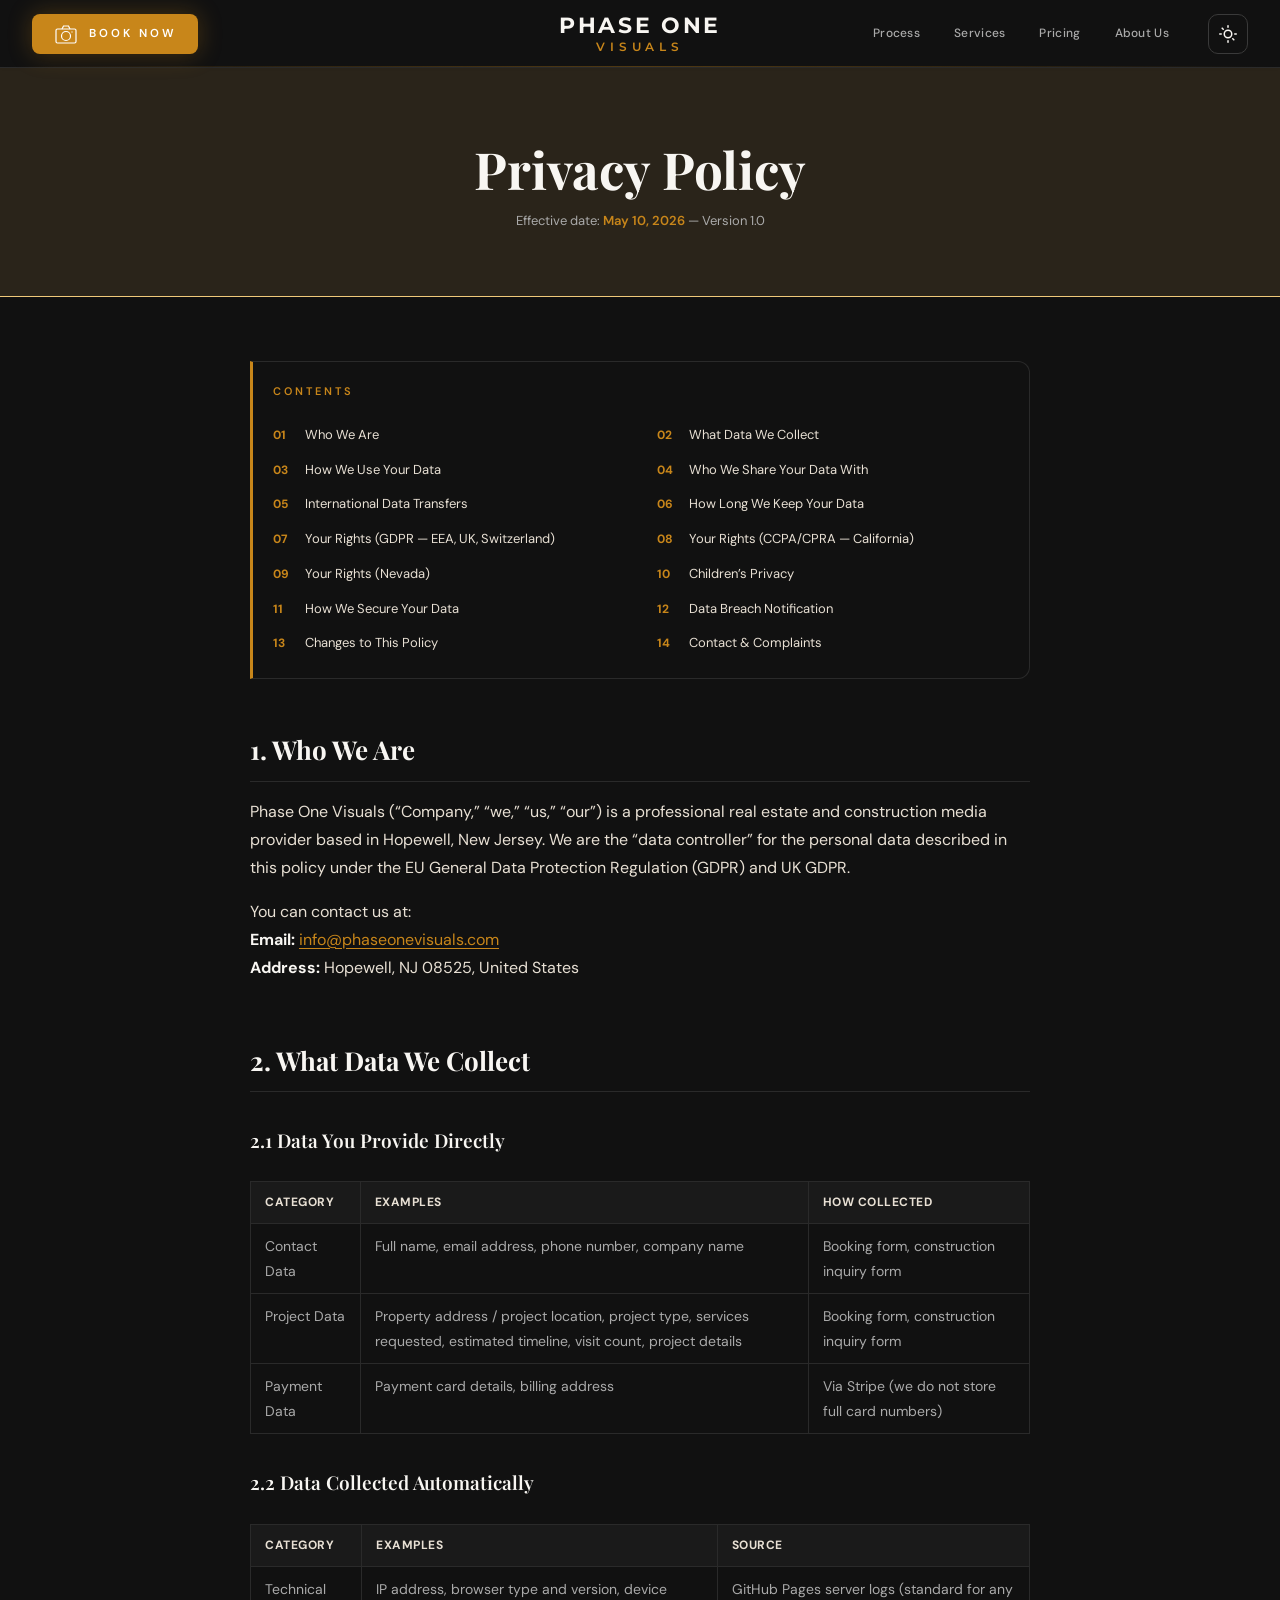
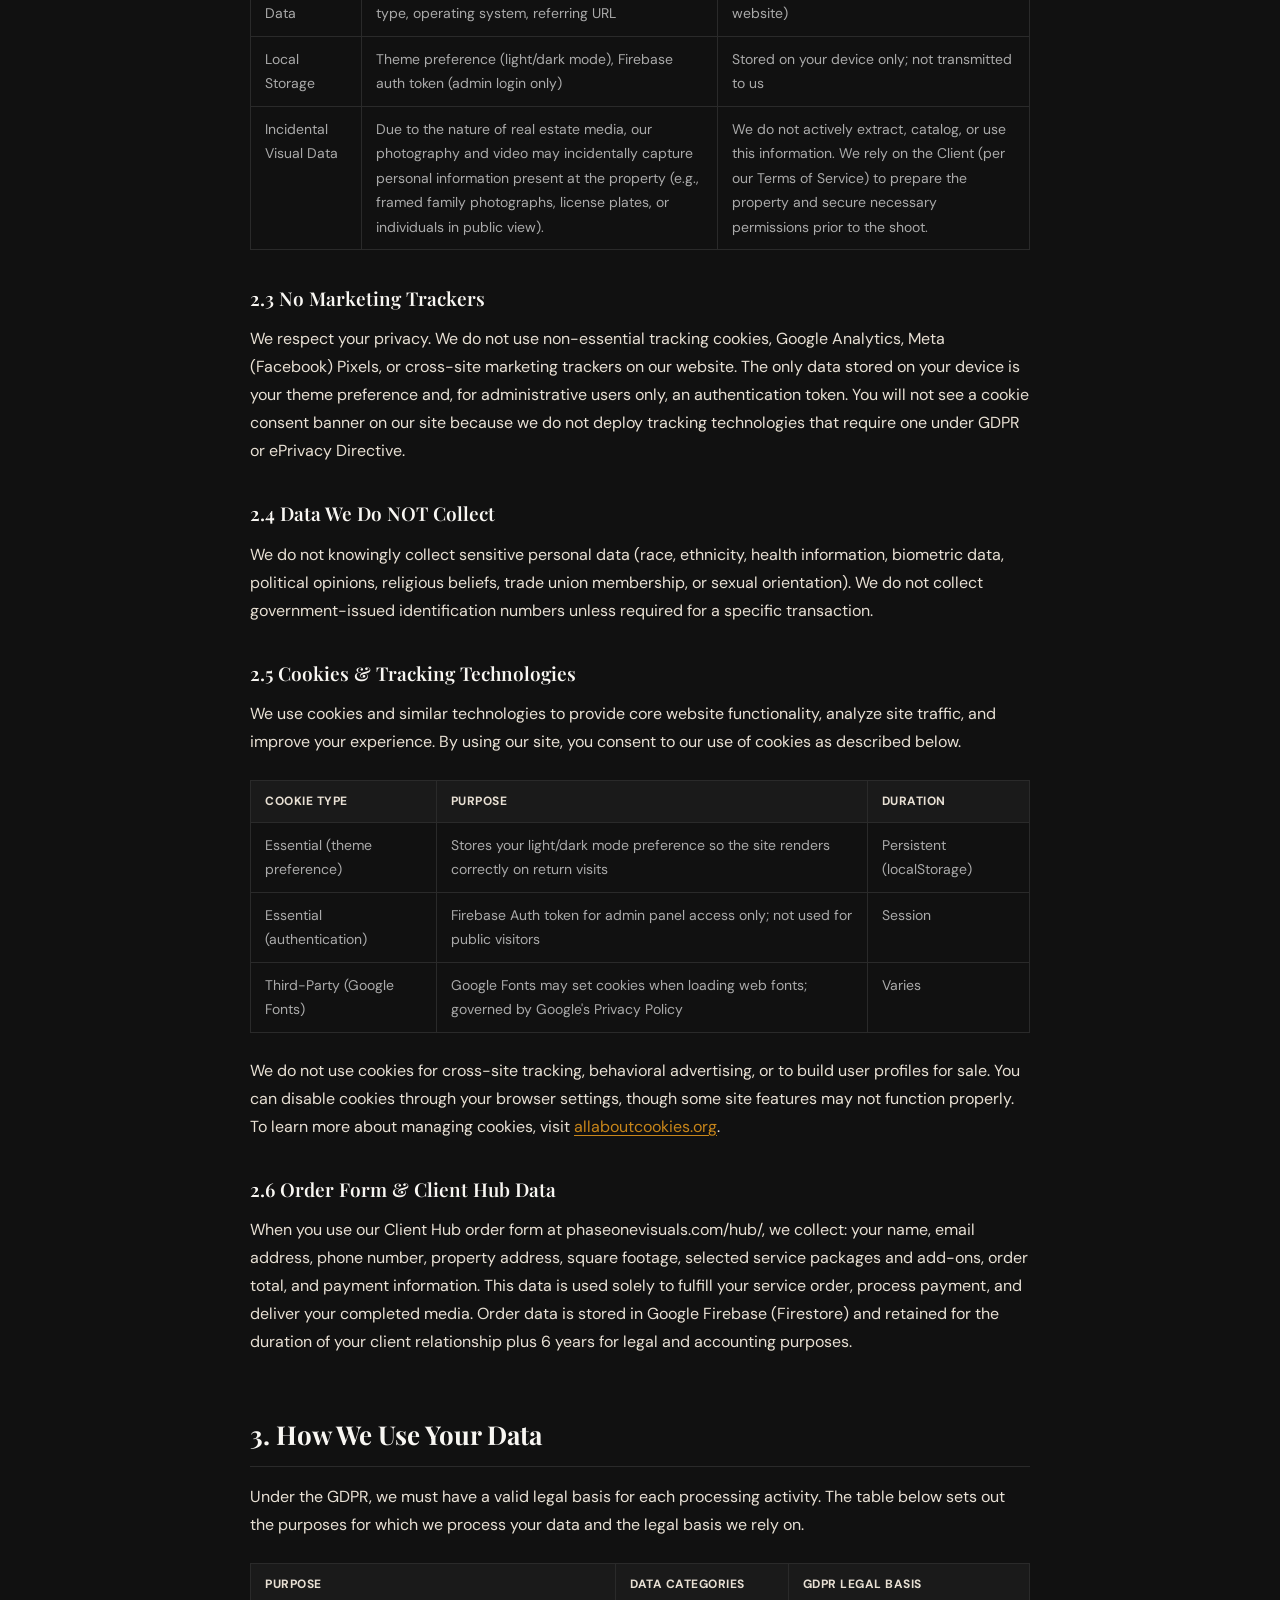
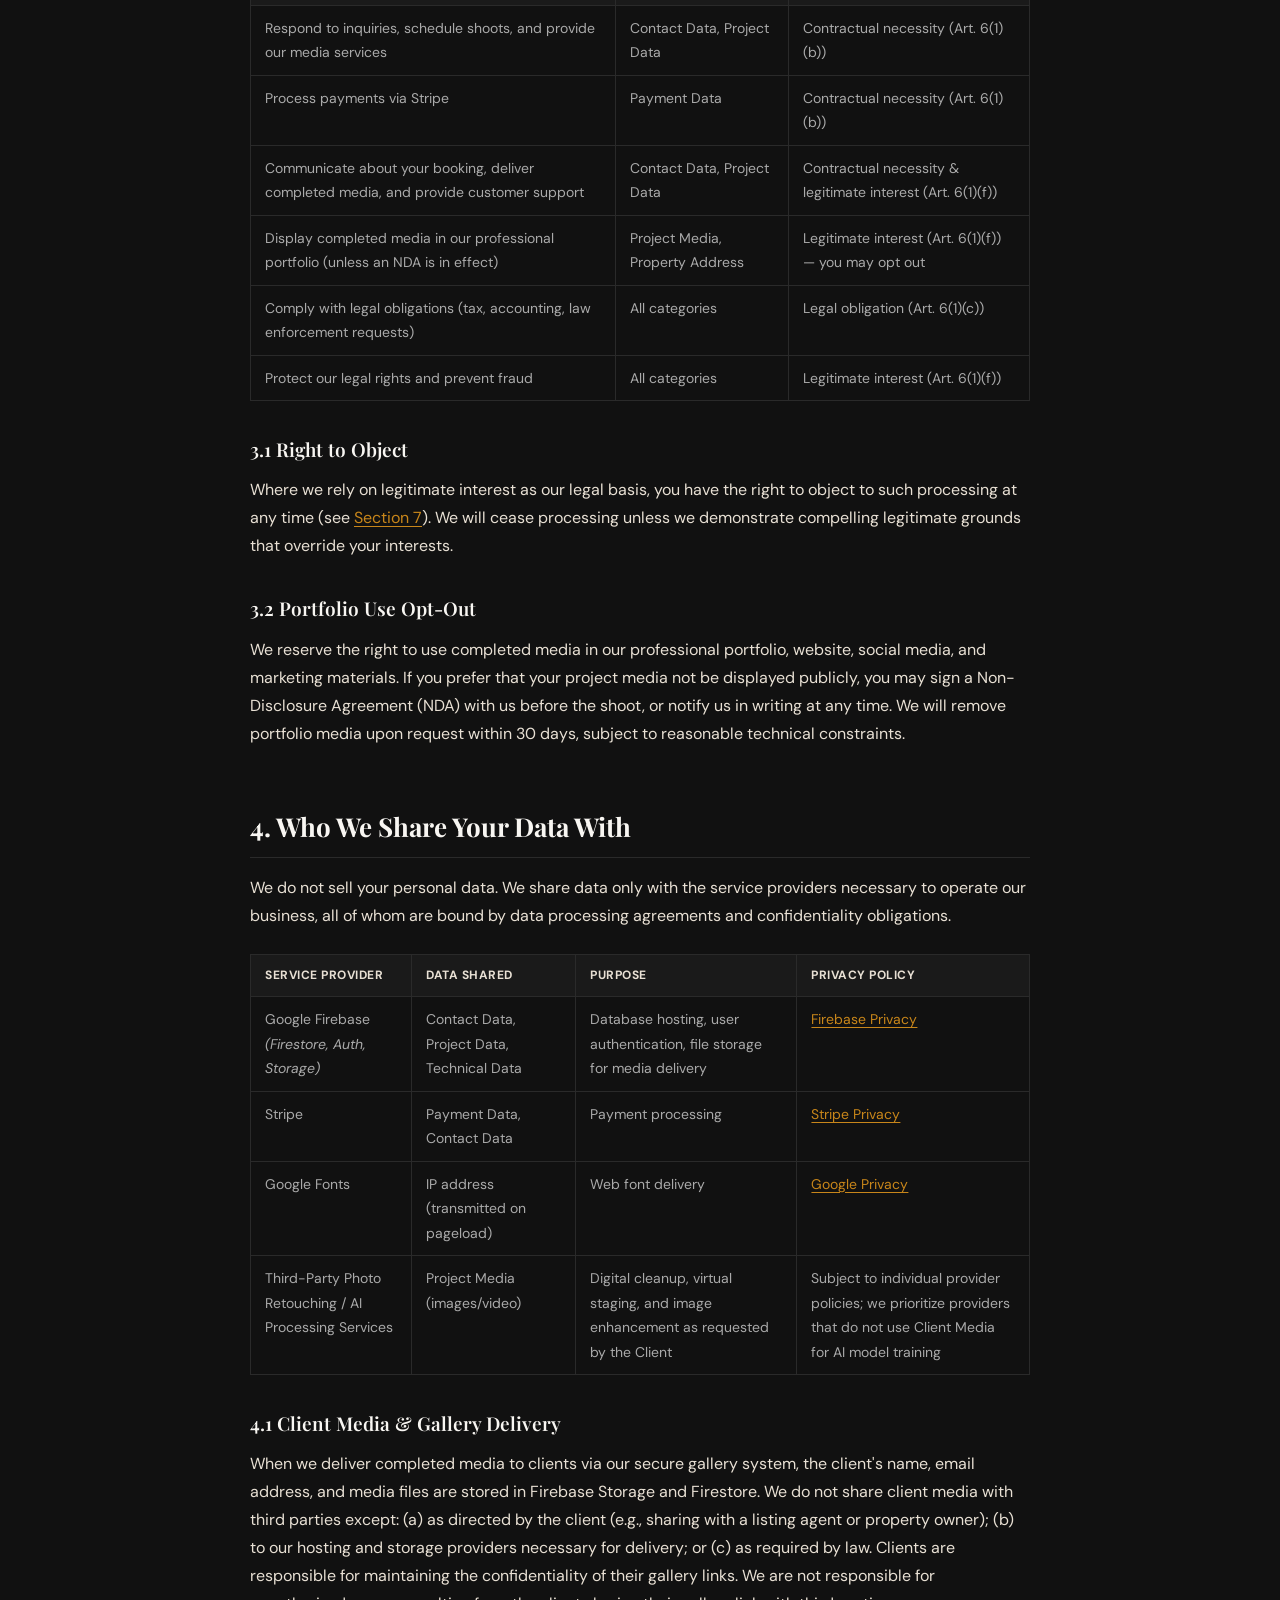
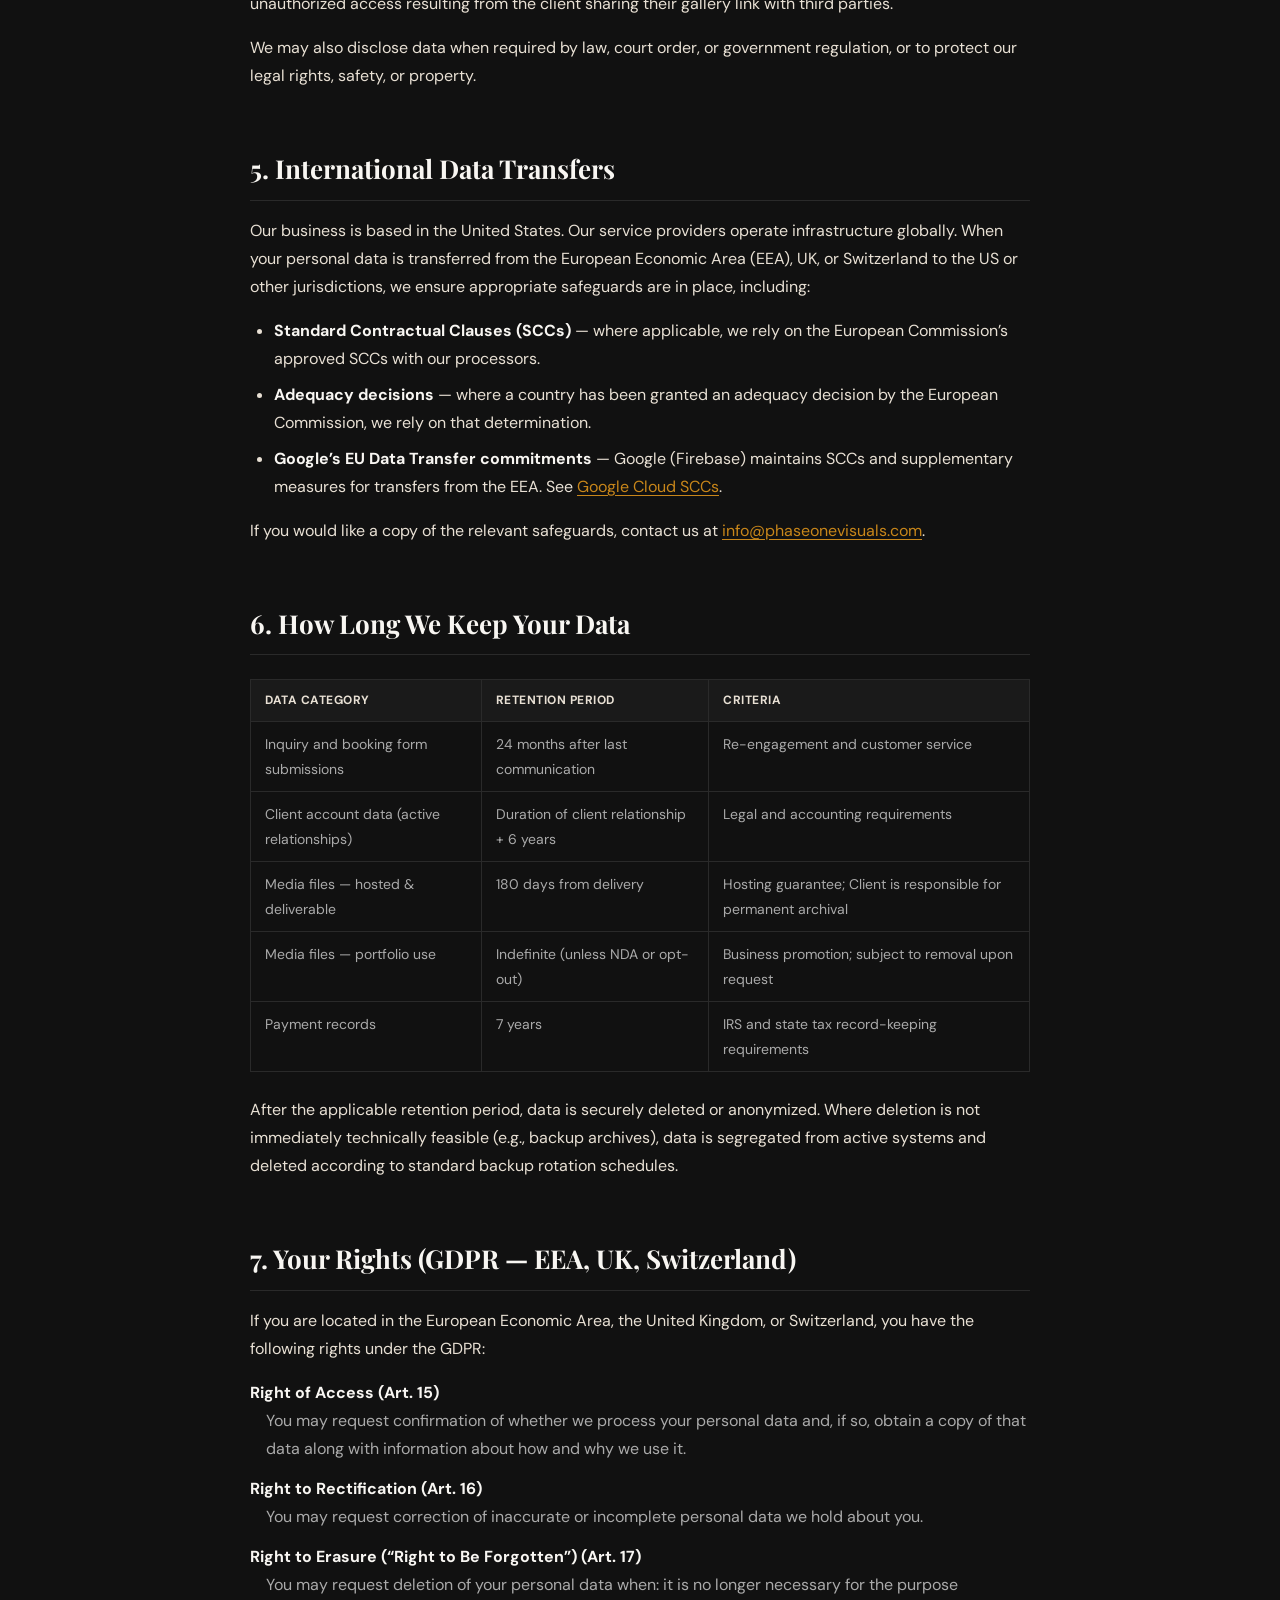
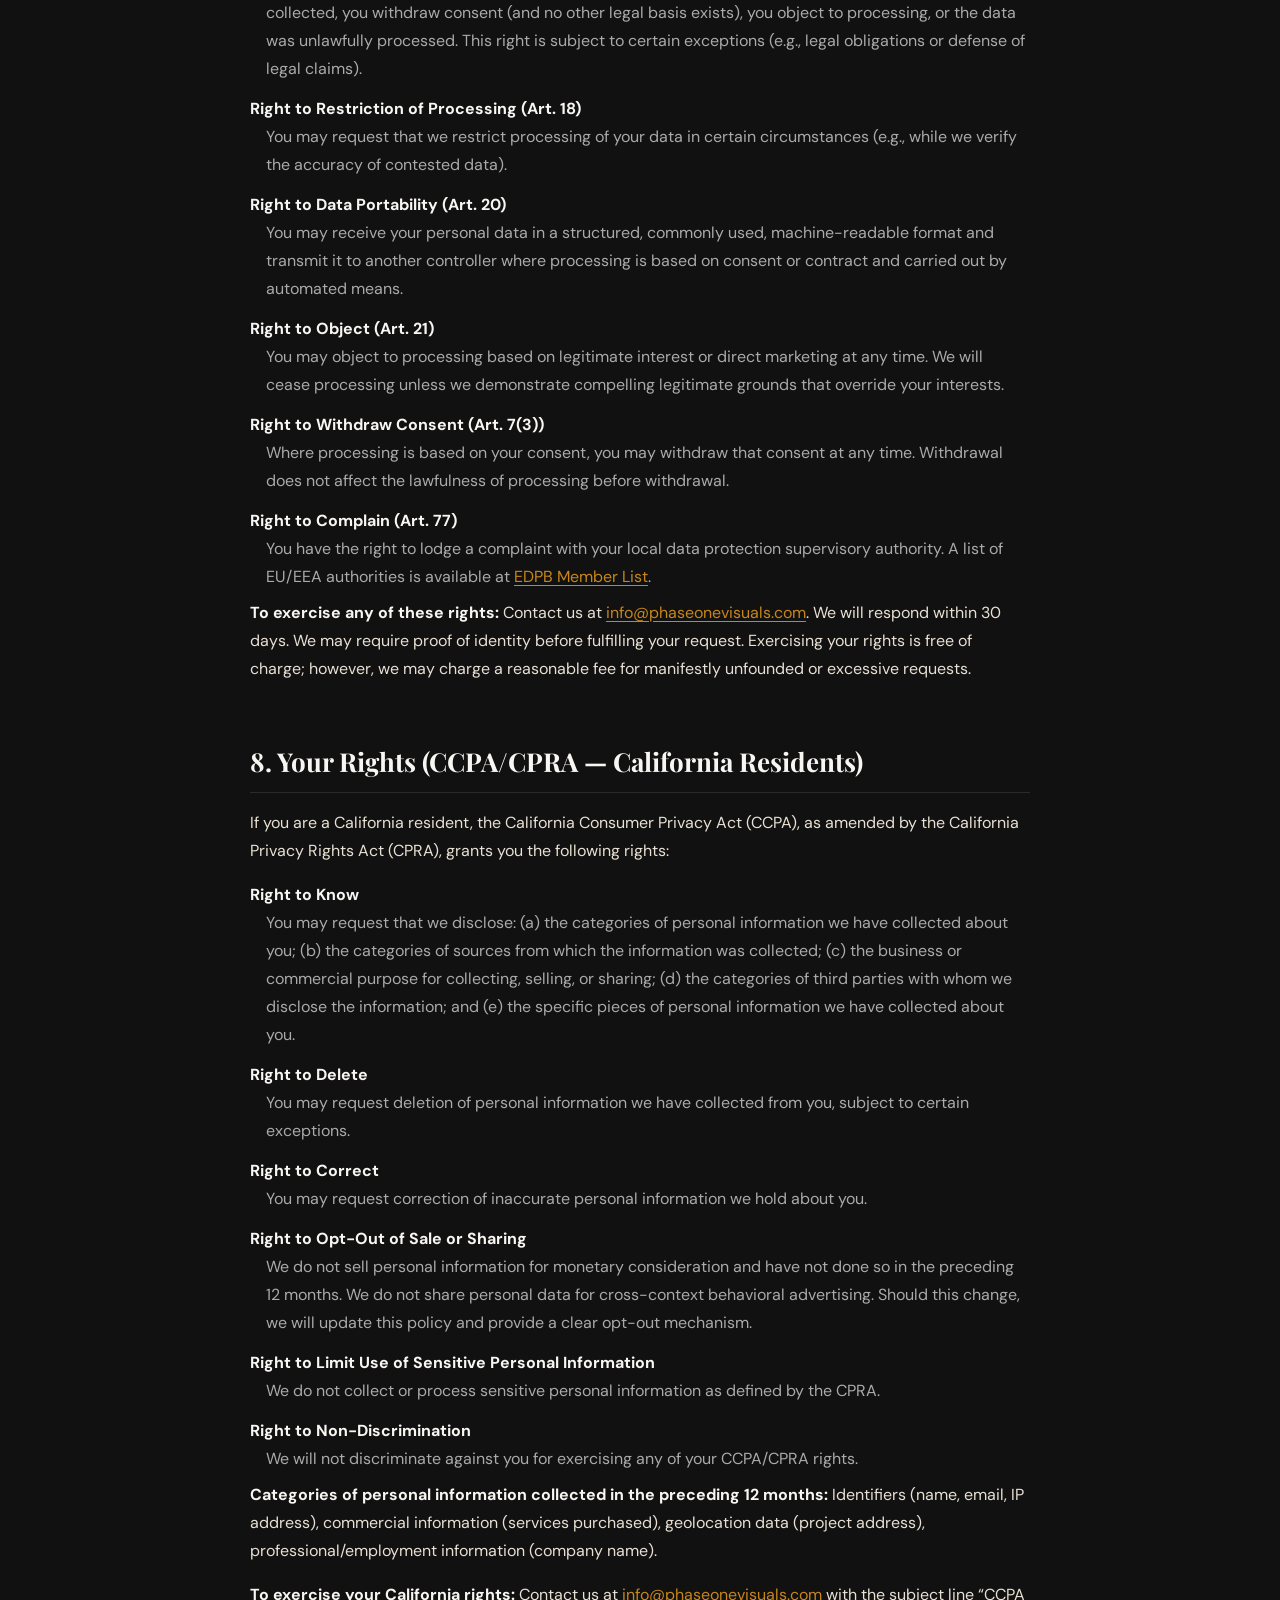
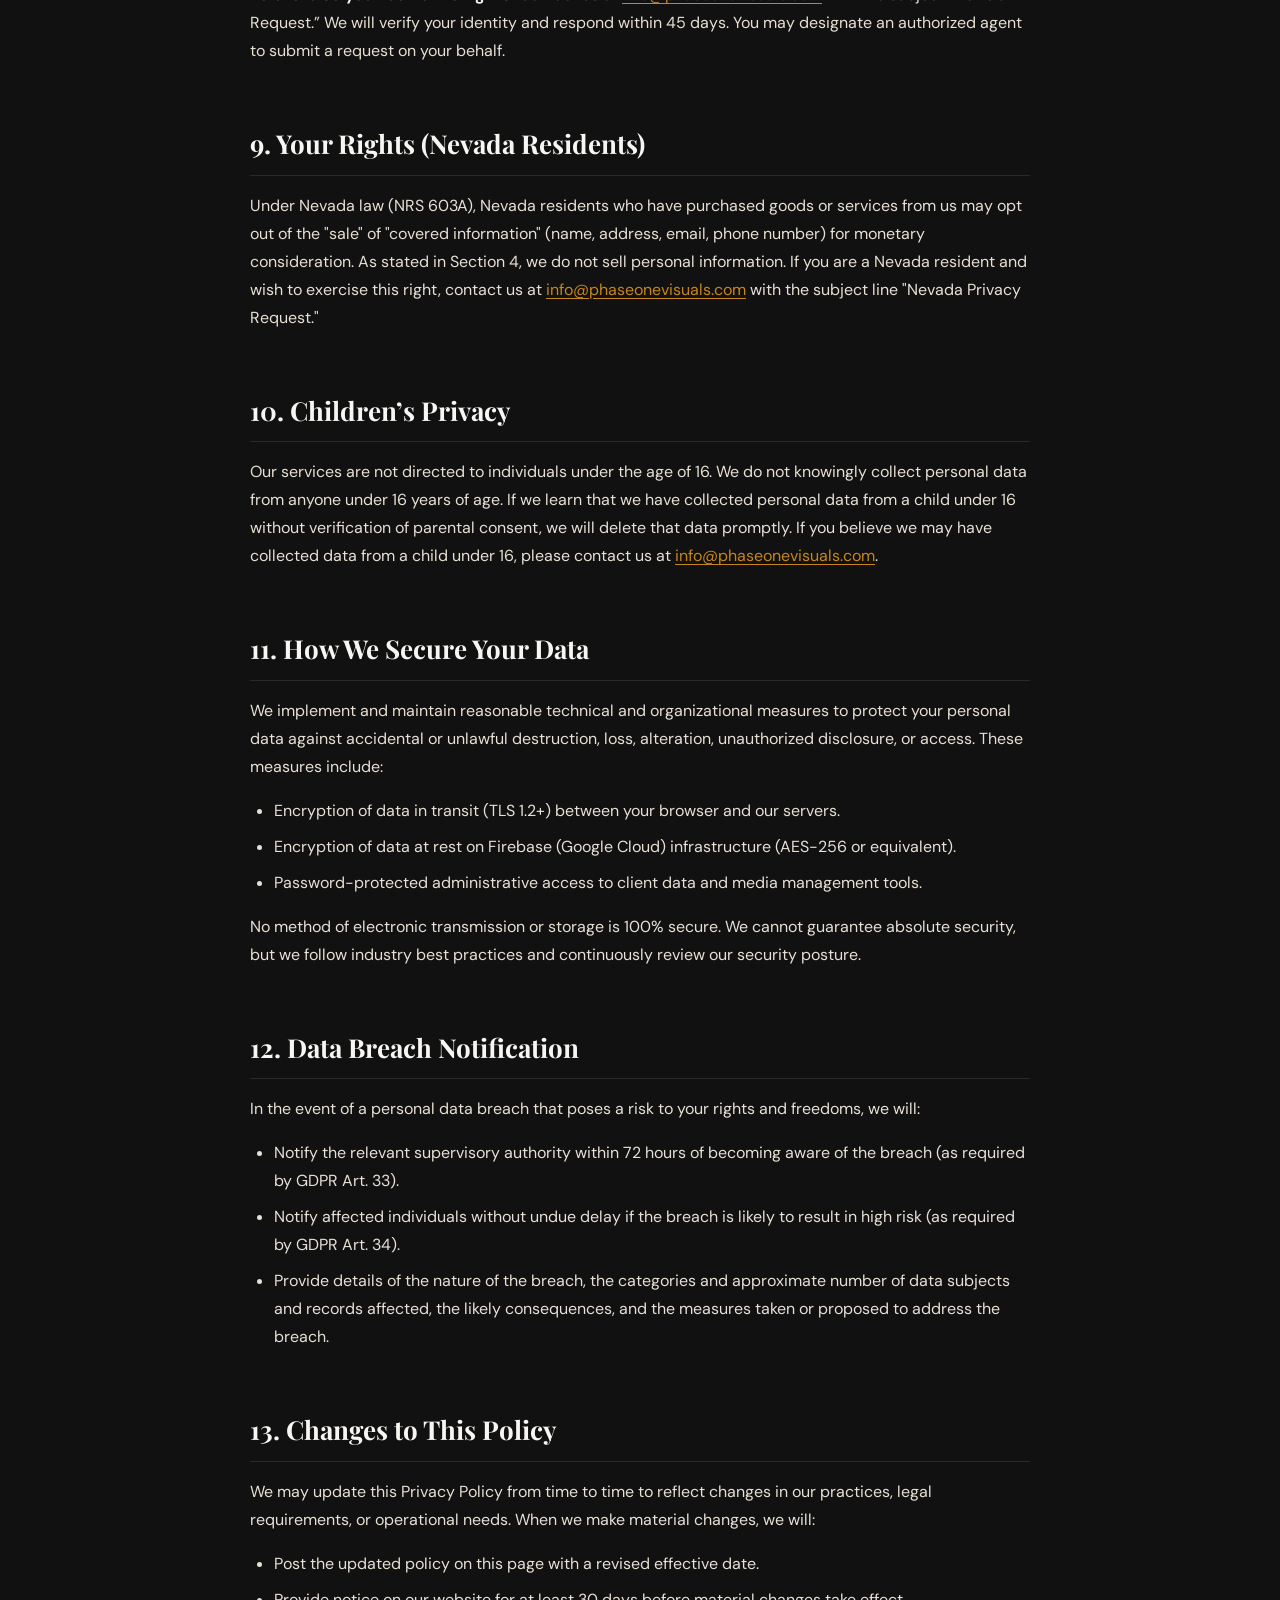
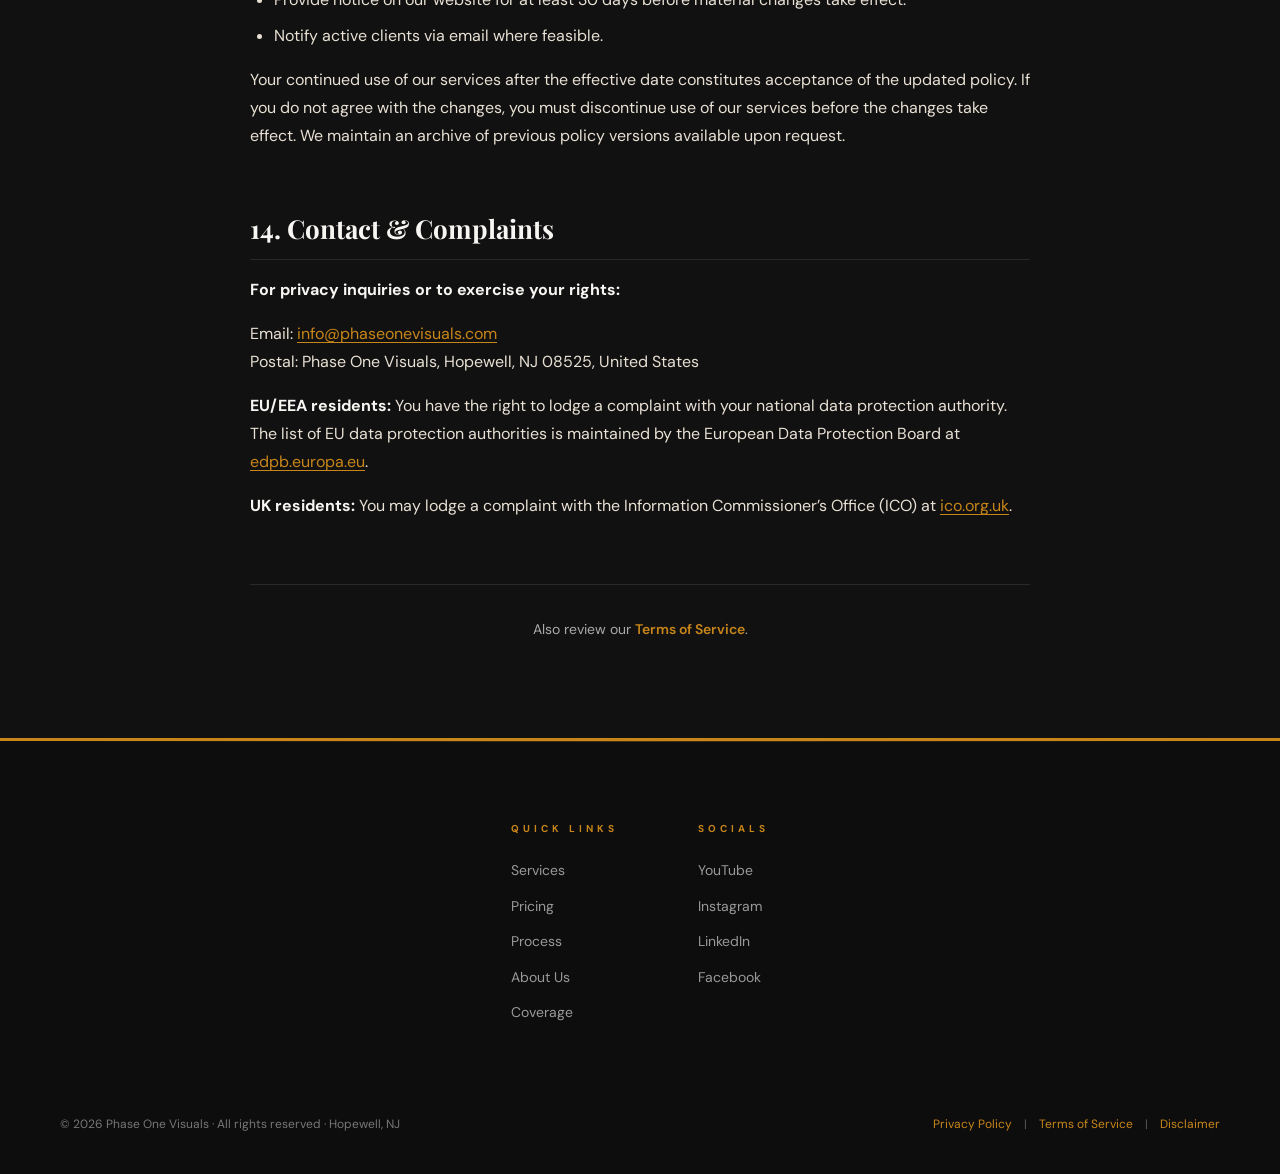
<file: privacy.html>
<!DOCTYPE html>
<html lang="en">

<head>
  <meta charset="UTF-8">
  <meta name="viewport" content="width=device-width, initial-scale=1.0">
  <meta name="description" content="Phase One Visuals Privacy Policy — how we collect, use, and protect your personal data.">
  <meta property="og:title" content="Privacy Policy — Phase One Visuals">
  <meta property="og:description" content="How we collect, use, and protect your personal data.">
  <meta property="og:type" content="website">
  <meta property="og:url" content="https://phaseonevisuals.com/privacy">
  <meta name="twitter:card" content="summary">
  <link rel="preconnect" href="https://fonts.googleapis.com">
  <link rel="preconnect" href="https://fonts.gstatic.com" crossorigin>
  <title>Privacy Policy — Phase One Visuals</title>
  <link href="https://fonts.googleapis.com/css2?family=Montserrat:wght@400;500;600;700&family=Playfair+Display:ital,wght@0,400;0,700;0,900;1,400&family=DM+Sans:wght@300;400;500;600&display=swap" rel="stylesheet" />
  <link rel="stylesheet" href="assets/css/global.css">
  <link rel="stylesheet" href="assets/css/navbar.css">
  <link rel="stylesheet" href="assets/css/legal.css">
  <link rel="stylesheet" href="assets/css/footer.css">
  <script>
    (function () {
      var savedTheme = localStorage.getItem('theme');
      if (savedTheme) {
        document.documentElement.setAttribute('data-theme', savedTheme);
      } else if (window.matchMedia('(prefers-color-scheme: dark)').matches) {
        document.documentElement.setAttribute('data-theme', 'dark');
      }
    })();
  </script>
</head>

<body>
  <nav id="navbar">
    <div id="nav-rspn-btn">
      <a href="index.html#contact" class="pov-btn btn-book nav-book-btn">
        <div class="btn-inner">
          <div class="icon">
            <svg viewBox="0 0 22 22" fill="none">
              <rect x="1" y="6" width="20" height="14" rx="1.5" fill="none" stroke="white" stroke-width="1.2" />
              <path d="M7 6 L8.5 3 L13.5 3 L15 6" fill="none" stroke="white" stroke-width="1.2" />
              <g class="cam-lens"><circle cx="11" cy="13" r="4.5" fill="none" stroke="white" stroke-width="1.2" /></g>
              <g class="cam-aperture"><circle cx="11" cy="13" r="2" fill="none" stroke="rgba(255,255,255,.85)" stroke-width="1" /></g>
              <circle cx="17" cy="9" r="1" fill="rgba(255,255,255,.4)" />
            </svg>
          </div>
          <span class="label">Book Now</span>
        </div>
      </a>
    </div>

    <a href="index.html">
      <div class="nav-logo-text">
        <p class="phase-one">PHASE ONE</p>
        <p class="visuals">VISUALS</p>
      </div>
    </a>

    <div class="nav-right-group">
      <ul class="nav-links" id="nav-links">
        <li><a href="index.html#process"><svg class="nav-icon" viewBox="0 0 14 14" fill="none"><circle cx="2" cy="7" r="1.2" fill="currentColor"/><path d="M4.5 7h7M9 4.5l2.5 2.5L9 9.5" stroke="currentColor" stroke-width="1.3" stroke-linecap="round" stroke-linejoin="round"/></svg>Process</a></li>
        <li><a href="index.html#sectors"><svg class="nav-icon" viewBox="0 0 14 14" fill="none"><rect x="2" y="3.5" width="10" height="8" rx="1" stroke="currentColor" stroke-width="1.3"/><circle cx="7" cy="7.5" r="2.2" stroke="currentColor" stroke-width="1.3"/><path d="M4.5 3.5l.8-1.2h3.4l.8 1.2" stroke="currentColor" stroke-width="1"/></svg>Services</a></li>
        <li><a href="index.html#pricing"><svg class="nav-icon" viewBox="0 0 14 14" fill="none"><path d="M7 1.5v11M4.5 4h4a1.5 1.5 0 0 1 0 3H6a1.5 1.5 0 0 0 0 3h4" stroke="currentColor" stroke-width="1.3" stroke-linecap="round"/></svg>Pricing</a></li>
        <li><a href="about.html"><svg class="nav-icon" viewBox="0 0 14 14" fill="none"><circle cx="7" cy="4" r="2.8" stroke="currentColor" stroke-width="1.3"/><path d="M2 13c0-3.3 2.2-5 5-5s5 1.7 5 5" stroke="currentColor" stroke-width="1.3" stroke-linecap="round"/></svg>About Us</a></li>
      </ul>
      <div class="nav-right">
        <button id="theme-toggle" class="theme-toggle" aria-label="Toggle dark mode">
          <svg class="moon-icon" xmlns="http://www.w3.org/2000/svg" width="18" height="18" viewBox="0 0 24 24" fill="none" stroke="currentColor" stroke-width="2" stroke-linecap="round" stroke-linejoin="round"><path d="M21 12.79A9 9 0 1 1 11.21 3 7 7 0 0 0 21 12.79z" /></svg>
          <svg class="sun-icon" xmlns="http://www.w3.org/2000/svg" width="18" height="18" viewBox="0 0 24 24" fill="none" stroke="currentColor" stroke-width="2" stroke-linecap="round" stroke-linejoin="round"><circle cx="12" cy="12" r="5" /><line x1="12" y1="1" x2="12" y2="3" /><line x1="12" y1="21" x2="12" y2="23" /><line x1="4.22" y1="4.22" x2="5.64" y2="5.64" /><line x1="18.36" y1="18.36" x2="19.78" y2="19.78" /><line x1="1" y1="12" x2="3" y2="12" /><line x1="21" y1="12" x2="23" y2="12" /></svg>
        </button>
        <div class="menu-toggle" id="mobile-menu"><span class="bar"></span><span class="bar"></span><span class="bar"></span></div>
      </div>
    </div>
  </nav>
  <div class="nav-overlay" id="nav-overlay"></div>

  <section class="legal-hero">
    <h1>Privacy Policy</h1>
    <p class="legal-meta">Effective date: <span>May 10, 2026</span> &mdash; Version 1.0</p>
  </section>

  <div class="legal-body">
    <div class="legal-toc">
      <h3>Contents</h3>
      <ol>
        <li><a href="#who-we-are">Who We Are</a></li>
        <li><a href="#what-we-collect">What Data We Collect</a></li>
        <li><a href="#how-we-use">How We Use Your Data</a></li>
        <li><a href="#who-we-share">Who We Share Your Data With</a></li>
        <li><a href="#international">International Data Transfers</a></li>
        <li><a href="#retention">How Long We Keep Your Data</a></li>
        <li><a href="#your-rights-gdpr">Your Rights (GDPR — EEA, UK, Switzerland)</a></li>
        <li><a href="#your-rights-ccpa">Your Rights (CCPA/CPRA — California)</a></li>
        <li><a href="#your-rights-nevada">Your Rights (Nevada)</a></li>
        <li><a href="#children">Children&rsquo;s Privacy</a></li>
        <li><a href="#security">How We Secure Your Data</a></li>
        <li><a href="#breach">Data Breach Notification</a></li>
        <li><a href="#changes">Changes to This Policy</a></li>
        <li><a href="#contact">Contact &amp; Complaints</a></li>
      </ol>
    </div>

    <h2 id="who-we-are">1. Who We Are</h2>
    <p>Phase One Visuals (&ldquo;Company,&rdquo; &ldquo;we,&rdquo; &ldquo;us,&rdquo; &ldquo;our&rdquo;) is a professional real estate and construction media provider based in Hopewell, New Jersey. We are the &ldquo;data controller&rdquo; for the personal data described in this policy under the EU General Data Protection Regulation (GDPR) and UK GDPR.</p>
    <p>You can contact us at:<br>
    <strong>Email:</strong> <a href="mailto:info@phaseonevisuals.com">info@phaseonevisuals.com</a><br>
    <strong>Address:</strong> Hopewell, NJ 08525, United States</p>

  <h2 id="what-we-collect">2. What Data We Collect</h2>

    <h3>2.1 Data You Provide Directly</h3>
    <table>
      <tr><th>Category</th><th>Examples</th><th>How Collected</th></tr>
      <tr><td>Contact Data</td><td>Full name, email address, phone number, company name</td><td>Booking form, construction inquiry form</td></tr>
      <tr><td>Project Data</td><td>Property address / project location, project type, services requested, estimated timeline, visit count, project details</td><td>Booking form, construction inquiry form</td></tr>
      <tr><td>Payment Data</td><td>Payment card details, billing address</td><td>Via Stripe (we do not store full card numbers)</td></tr>
    </table>

    <h3>2.2 Data Collected Automatically</h3>
    <table>
      <tr><th>Category</th><th>Examples</th><th>Source</th></tr>
      <tr><td>Technical Data</td><td>IP address, browser type and version, device type, operating system, referring URL</td><td>GitHub Pages server logs (standard for any website)</td></tr>
      <tr><td>Local Storage</td><td>Theme preference (light/dark mode), Firebase auth token (admin login only)</td><td>Stored on your device only; not transmitted to us</td></tr>
      <tr><td>Incidental Visual Data</td><td>Due to the nature of real estate media, our photography and video may incidentally capture personal information present at the property (e.g., framed family photographs, license plates, or individuals in public view).</td><td>We do not actively extract, catalog, or use this information. We rely on the Client (per our Terms of Service) to prepare the property and secure necessary permissions prior to the shoot.</td></tr>
    </table>

    <h3>2.3 No Marketing Trackers</h3>
    <p>We respect your privacy. We do not use non-essential tracking cookies, Google Analytics, Meta (Facebook) Pixels, or cross-site marketing trackers on our website. The only data stored on your device is your theme preference and, for administrative users only, an authentication token. You will not see a cookie consent banner on our site because we do not deploy tracking technologies that require one under GDPR or ePrivacy Directive.</p>

    <h3>2.4 Data We Do NOT Collect</h3>
    <p>We do not knowingly collect sensitive personal data (race, ethnicity, health information, biometric data, political opinions, religious beliefs, trade union membership, or sexual orientation). We do not collect government-issued identification numbers unless required for a specific transaction.</p>

    <h3>2.5 Cookies &amp; Tracking Technologies</h3>
    <p>We use cookies and similar technologies to provide core website functionality, analyze site traffic, and improve your experience. By using our site, you consent to our use of cookies as described below.</p>
    <table>
      <tr><th>Cookie Type</th><th>Purpose</th><th>Duration</th></tr>
      <tr><td>Essential (theme preference)</td><td>Stores your light/dark mode preference so the site renders correctly on return visits</td><td>Persistent (localStorage)</td></tr>
      <tr><td>Essential (authentication)</td><td>Firebase Auth token for admin panel access only; not used for public visitors</td><td>Session</td></tr>
      <tr><td>Third-Party (Google Fonts)</td><td>Google Fonts may set cookies when loading web fonts; governed by Google's Privacy Policy</td><td>Varies</td></tr>
    </table>
    <p>We do not use cookies for cross-site tracking, behavioral advertising, or to build user profiles for sale. You can disable cookies through your browser settings, though some site features may not function properly. To learn more about managing cookies, visit <a href="https://www.allaboutcookies.org" target="_blank" rel="noopener">allaboutcookies.org</a>.</p>

    <h3>2.6 Order Form &amp; Client Hub Data</h3>
    <p>When you use our Client Hub order form at phaseonevisuals.com/hub/, we collect: your name, email address, phone number, property address, square footage, selected service packages and add-ons, order total, and payment information. This data is used solely to fulfill your service order, process payment, and deliver your completed media. Order data is stored in Google Firebase (Firestore) and retained for the duration of your client relationship plus 6 years for legal and accounting purposes.</p>

    <h2 id="how-we-use">3. How We Use Your Data</h2>

    <p>Under the GDPR, we must have a valid legal basis for each processing activity. The table below sets out the purposes for which we process your data and the legal basis we rely on.</p>

    <table>
      <tr><th>Purpose</th><th>Data Categories</th><th>GDPR Legal Basis</th></tr>
      <tr><td>Respond to inquiries, schedule shoots, and provide our media services</td><td>Contact Data, Project Data</td><td>Contractual necessity (Art. 6(1)(b))</td></tr>
      <tr><td>Process payments via Stripe</td><td>Payment Data</td><td>Contractual necessity (Art. 6(1)(b))</td></tr>
      <tr><td>Communicate about your booking, deliver completed media, and provide customer support</td><td>Contact Data, Project Data</td><td>Contractual necessity &amp; legitimate interest (Art. 6(1)(f))</td></tr>
      <tr><td>Display completed media in our professional portfolio (unless an NDA is in effect)</td><td>Project Media, Property Address</td><td>Legitimate interest (Art. 6(1)(f)) &mdash; you may opt out</td></tr>
      <tr><td>Comply with legal obligations (tax, accounting, law enforcement requests)</td><td>All categories</td><td>Legal obligation (Art. 6(1)(c))</td></tr>
      <tr><td>Protect our legal rights and prevent fraud</td><td>All categories</td><td>Legitimate interest (Art. 6(1)(f))</td></tr>
    </table>

    <h3>3.1 Right to Object</h3>
    <p>Where we rely on legitimate interest as our legal basis, you have the right to object to such processing at any time (see <a href="#your-rights-gdpr">Section 7</a>). We will cease processing unless we demonstrate compelling legitimate grounds that override your interests.</p>

    <h3>3.2 Portfolio Use Opt-Out</h3>
    <p>We reserve the right to use completed media in our professional portfolio, website, social media, and marketing materials. If you prefer that your project media not be displayed publicly, you may sign a Non-Disclosure Agreement (NDA) with us before the shoot, or notify us in writing at any time. We will remove portfolio media upon request within 30 days, subject to reasonable technical constraints.</p>

    <h2 id="who-we-share">4. Who We Share Your Data With</h2>

    <p>We do not sell your personal data. We share data only with the service providers necessary to operate our business, all of whom are bound by data processing agreements and confidentiality obligations.</p>

    <table>
      <tr><th>Service Provider</th><th>Data Shared</th><th>Purpose</th><th>Privacy Policy</th></tr>
      <tr>
        <td>Google Firebase<br><em>(Firestore, Auth, Storage)</em></td>
        <td>Contact Data, Project Data, Technical Data</td>
        <td>Database hosting, user authentication, file storage for media delivery</td>
        <td><a href="https://firebase.google.com/support/privacy" target="_blank" rel="noopener">Firebase Privacy</a></td>
      </tr>
      <tr>
        <td>Stripe</td>
        <td>Payment Data, Contact Data</td>
        <td>Payment processing</td>
        <td><a href="https://stripe.com/privacy" target="_blank" rel="noopener">Stripe Privacy</a></td>
      </tr>
      <tr>
        <td>Google Fonts</td>
        <td>IP address (transmitted on pageload)</td>
        <td>Web font delivery</td>
        <td><a href="https://policies.google.com/privacy" target="_blank" rel="noopener">Google Privacy</a></td>
      </tr>
      <tr>
        <td>Third-Party Photo Retouching / AI Processing Services</td>
        <td>Project Media (images/video)</td>
        <td>Digital cleanup, virtual staging, and image enhancement as requested by the Client</td>
        <td>Subject to individual provider policies; we prioritize providers that do not use Client Media for AI model training</td>
      </tr>
    </table>

    <h3>4.1 Client Media &amp; Gallery Delivery</h3>
    <p>When we deliver completed media to clients via our secure gallery system, the client's name, email address, and media files are stored in Firebase Storage and Firestore. We do not share client media with third parties except: (a) as directed by the client (e.g., sharing with a listing agent or property owner); (b) to our hosting and storage providers necessary for delivery; or (c) as required by law. Clients are responsible for maintaining the confidentiality of their gallery links. We are not responsible for unauthorized access resulting from the client sharing their gallery link with third parties.</p>

    <p>We may also disclose data when required by law, court order, or government regulation, or to protect our legal rights, safety, or property.</p>

    <h2 id="international">5. International Data Transfers</h2>

    <p>Our business is based in the United States. Our service providers operate infrastructure globally. When your personal data is transferred from the European Economic Area (EEA), UK, or Switzerland to the US or other jurisdictions, we ensure appropriate safeguards are in place, including:</p>
    <ul>
      <li><strong>Standard Contractual Clauses (SCCs)</strong> &mdash; where applicable, we rely on the European Commission&rsquo;s approved SCCs with our processors.</li>
      <li><strong>Adequacy decisions</strong> &mdash; where a country has been granted an adequacy decision by the European Commission, we rely on that determination.</li>
      <li><strong>Google&rsquo;s EU Data Transfer commitments</strong> &mdash; Google (Firebase) maintains SCCs and supplementary measures for transfers from the EEA. See <a href="https://cloud.google.com/terms/sccs" target="_blank" rel="noopener">Google Cloud SCCs</a>.</li>
    </ul>
    <p>If you would like a copy of the relevant safeguards, contact us at <a href="mailto:info@phaseonevisuals.com">info@phaseonevisuals.com</a>.</p>

    <h2 id="retention">6. How Long We Keep Your Data</h2>

    <table>
      <tr><th>Data Category</th><th>Retention Period</th><th>Criteria</th></tr>
      <tr><td>Inquiry and booking form submissions</td><td>24 months after last communication</td><td>Re-engagement and customer service</td></tr>
      <tr><td>Client account data (active relationships)</td><td>Duration of client relationship + 6 years</td><td>Legal and accounting requirements</td></tr>
      <tr><td>Media files — hosted &amp; deliverable</td><td>180 days from delivery</td><td>Hosting guarantee; Client is responsible for permanent archival</td></tr>
      <tr><td>Media files — portfolio use</td><td>Indefinite (unless NDA or opt-out)</td><td>Business promotion; subject to removal upon request</td></tr>
      <tr><td>Payment records</td><td>7 years</td><td>IRS and state tax record-keeping requirements</td></tr>
    </table>

    <p>After the applicable retention period, data is securely deleted or anonymized. Where deletion is not immediately technically feasible (e.g., backup archives), data is segregated from active systems and deleted according to standard backup rotation schedules.</p>

    <h2 id="your-rights-gdpr">7. Your Rights (GDPR &mdash; EEA, UK, Switzerland)</h2>

    <p>If you are located in the European Economic Area, the United Kingdom, or Switzerland, you have the following rights under the GDPR:</p>

    <dl class="legal-defs">
      <dt>Right of Access (Art. 15)</dt>
      <dd>You may request confirmation of whether we process your personal data and, if so, obtain a copy of that data along with information about how and why we use it.</dd>

      <dt>Right to Rectification (Art. 16)</dt>
      <dd>You may request correction of inaccurate or incomplete personal data we hold about you.</dd>

      <dt>Right to Erasure (&ldquo;Right to Be Forgotten&rdquo;) (Art. 17)</dt>
      <dd>You may request deletion of your personal data when: it is no longer necessary for the purpose collected, you withdraw consent (and no other legal basis exists), you object to processing, or the data was unlawfully processed. This right is subject to certain exceptions (e.g., legal obligations or defense of legal claims).</dd>

      <dt>Right to Restriction of Processing (Art. 18)</dt>
      <dd>You may request that we restrict processing of your data in certain circumstances (e.g., while we verify the accuracy of contested data).</dd>

      <dt>Right to Data Portability (Art. 20)</dt>
      <dd>You may receive your personal data in a structured, commonly used, machine-readable format and transmit it to another controller where processing is based on consent or contract and carried out by automated means.</dd>

      <dt>Right to Object (Art. 21)</dt>
      <dd>You may object to processing based on legitimate interest or direct marketing at any time. We will cease processing unless we demonstrate compelling legitimate grounds that override your interests.</dd>

      <dt>Right to Withdraw Consent (Art. 7(3))</dt>
      <dd>Where processing is based on your consent, you may withdraw that consent at any time. Withdrawal does not affect the lawfulness of processing before withdrawal.</dd>

      <dt>Right to Complain (Art. 77)</dt>
      <dd>You have the right to lodge a complaint with your local data protection supervisory authority. A list of EU/EEA authorities is available at <a href="https://edpb.europa.eu/about-edpb/about-edpb/members_en" target="_blank" rel="noopener">EDPB Member List</a>.</dd>
    </dl>

    <p><strong>To exercise any of these rights:</strong> Contact us at <a href="mailto:info@phaseonevisuals.com">info@phaseonevisuals.com</a>. We will respond within 30 days. We may require proof of identity before fulfilling your request. Exercising your rights is free of charge; however, we may charge a reasonable fee for manifestly unfounded or excessive requests.</p>

    <h2 id="your-rights-ccpa">8. Your Rights (CCPA/CPRA &mdash; California Residents)</h2>

    <p>If you are a California resident, the California Consumer Privacy Act (CCPA), as amended by the California Privacy Rights Act (CPRA), grants you the following rights:</p>

    <dl class="legal-defs">
      <dt>Right to Know</dt>
      <dd>You may request that we disclose: (a) the categories of personal information we have collected about you; (b) the categories of sources from which the information was collected; (c) the business or commercial purpose for collecting, selling, or sharing; (d) the categories of third parties with whom we disclose the information; and (e) the specific pieces of personal information we have collected about you.</dd>

      <dt>Right to Delete</dt>
      <dd>You may request deletion of personal information we have collected from you, subject to certain exceptions.</dd>

      <dt>Right to Correct</dt>
      <dd>You may request correction of inaccurate personal information we hold about you.</dd>

      <dt>Right to Opt-Out of Sale or Sharing</dt>
      <dd>We do not sell personal information for monetary consideration and have not done so in the preceding 12 months. We do not share personal data for cross-context behavioral advertising. Should this change, we will update this policy and provide a clear opt-out mechanism.</dd>

      <dt>Right to Limit Use of Sensitive Personal Information</dt>
      <dd>We do not collect or process sensitive personal information as defined by the CPRA.</dd>

      <dt>Right to Non-Discrimination</dt>
      <dd>We will not discriminate against you for exercising any of your CCPA/CPRA rights.</dd>
    </dl>

    <p><strong>Categories of personal information collected in the preceding 12 months:</strong> Identifiers (name, email, IP address), commercial information (services purchased), geolocation data (project address), professional/employment information (company name).</p>

    <p><strong>To exercise your California rights:</strong> Contact us at <a href="mailto:info@phaseonevisuals.com">info@phaseonevisuals.com</a> with the subject line &ldquo;CCPA Request.&rdquo; We will verify your identity and respond within 45 days. You may designate an authorized agent to submit a request on your behalf.</p>

    <h2 id="your-rights-nevada">9. Your Rights (Nevada Residents)</h2>
    <p>Under Nevada law (NRS 603A), Nevada residents who have purchased goods or services from us may opt out of the "sale" of "covered information" (name, address, email, phone number) for monetary consideration. As stated in Section 4, we do not sell personal information. If you are a Nevada resident and wish to exercise this right, contact us at <a href="mailto:info@phaseonevisuals.com">info@phaseonevisuals.com</a> with the subject line "Nevada Privacy Request."</p>

  <h2 id="children">10. Children&rsquo;s Privacy</h2>

    <p>Our services are not directed to individuals under the age of 16. We do not knowingly collect personal data from anyone under 16 years of age. If we learn that we have collected personal data from a child under 16 without verification of parental consent, we will delete that data promptly. If you believe we may have collected data from a child under 16, please contact us at <a href="mailto:info@phaseonevisuals.com">info@phaseonevisuals.com</a>.</p>

    <h2 id="security">11. How We Secure Your Data</h2>

    <p>We implement and maintain reasonable technical and organizational measures to protect your personal data against accidental or unlawful destruction, loss, alteration, unauthorized disclosure, or access. These measures include:</p>
    <ul>
      <li>Encryption of data in transit (TLS 1.2+) between your browser and our servers.</li>
      <li>Encryption of data at rest on Firebase (Google Cloud) infrastructure (AES-256 or equivalent).</li>
      <li>Password-protected administrative access to client data and media management tools.</li>
    </ul>
    <p>No method of electronic transmission or storage is 100% secure. We cannot guarantee absolute security, but we follow industry best practices and continuously review our security posture.</p>

    <h2 id="breach">12. Data Breach Notification</h2>

    <p>In the event of a personal data breach that poses a risk to your rights and freedoms, we will:</p>
    <ul>
      <li>Notify the relevant supervisory authority within 72 hours of becoming aware of the breach (as required by GDPR Art. 33).</li>
      <li>Notify affected individuals without undue delay if the breach is likely to result in high risk (as required by GDPR Art. 34).</li>
      <li>Provide details of the nature of the breach, the categories and approximate number of data subjects and records affected, the likely consequences, and the measures taken or proposed to address the breach.</li>
    </ul>

    <h2 id="changes">13. Changes to This Policy</h2>

    <p>We may update this Privacy Policy from time to time to reflect changes in our practices, legal requirements, or operational needs. When we make material changes, we will:</p>
    <ul>
      <li>Post the updated policy on this page with a revised effective date.</li>
      <li>Provide notice on our website for at least 30 days before material changes take effect.</li>
      <li>Notify active clients via email where feasible.</li>
    </ul>
    <p>Your continued use of our services after the effective date constitutes acceptance of the updated policy. If you do not agree with the changes, you must discontinue use of our services before the changes take effect. We maintain an archive of previous policy versions available upon request.</p>

    <h2 id="contact">14. Contact &amp; Complaints</h2>

    <p><strong>For privacy inquiries or to exercise your rights:</strong></p>
    <p>
      Email: <a href="mailto:info@phaseonevisuals.com">info@phaseonevisuals.com</a><br>
      Postal: Phase One Visuals, Hopewell, NJ 08525, United States
    </p>

    <p><strong>EU/EEA residents:</strong> You have the right to lodge a complaint with your national data protection authority. The list of EU data protection authorities is maintained by the European Data Protection Board at <a href="https://edpb.europa.eu/about-edpb/about-edpb/members_en" target="_blank" rel="noopener">edpb.europa.eu</a>.</p>

    <p><strong>UK residents:</strong> You may lodge a complaint with the Information Commissioner&rsquo;s Office (ICO) at <a href="https://ico.org.uk" target="_blank" rel="noopener">ico.org.uk</a>.</p>

    <div class="legal-crosslink">
      <p>Also review our <a href="terms.html">Terms of Service</a>.</p>
    </div>
  </div>

  <footer>
    <div class="container">
      <div class="footer-grid">
        <div class="footer-col"><h5>QUICK LINKS</h5><ul><li><a href="index.html#sectors">Services</a></li><li><a href="index.html#pricing">Pricing</a></li><li><a href="index.html#process">Process</a></li><li><a href="about.html">About Us</a></li><li><a href="index.html#coverage">Coverage</a></li></ul></div>
        <div class="footer-col"><h5>SOCIALS</h5><ul><li><a href="#">YouTube</a></li><li><a href="#">Instagram</a></li><li><a href="#">LinkedIn</a></li><li><a href="#">Facebook</a></li></ul></div>
      </div>
      <div class="footer-bottom">
        <p>&copy; 2026 Phase One Visuals &middot; All rights reserved &middot; Hopewell, NJ</p>
        <div class="footer-legal">
          <a href="privacy.html">Privacy Policy</a>
          <span class="footer-legal-divider">|</span>
          <a href="terms.html">Terms of Service</a>
          <span class="footer-legal-divider">|</span>
          <a href="disclaimer.html">Disclaimer</a>
        </div>
      </div>
    </div>
  </footer>

  <script src="assets/js/main.js"></script>
</body>
</html>
</file>
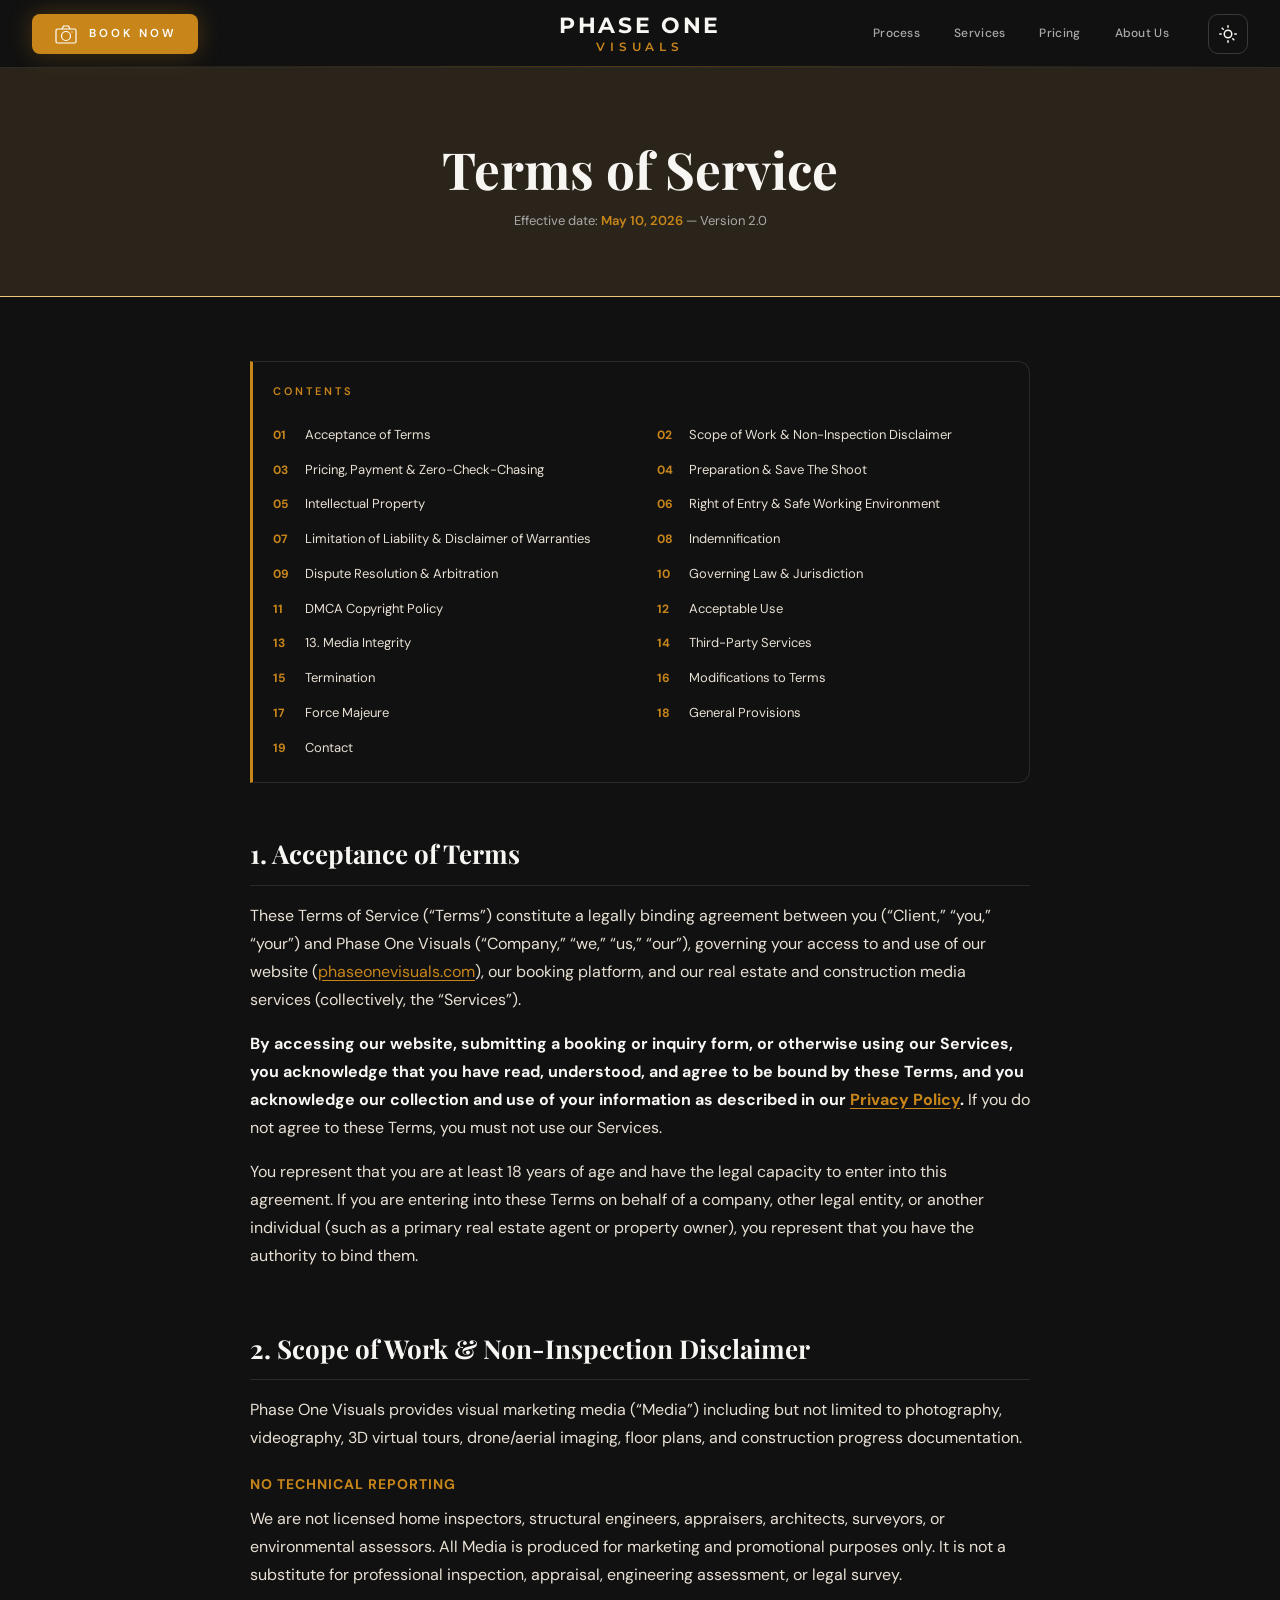
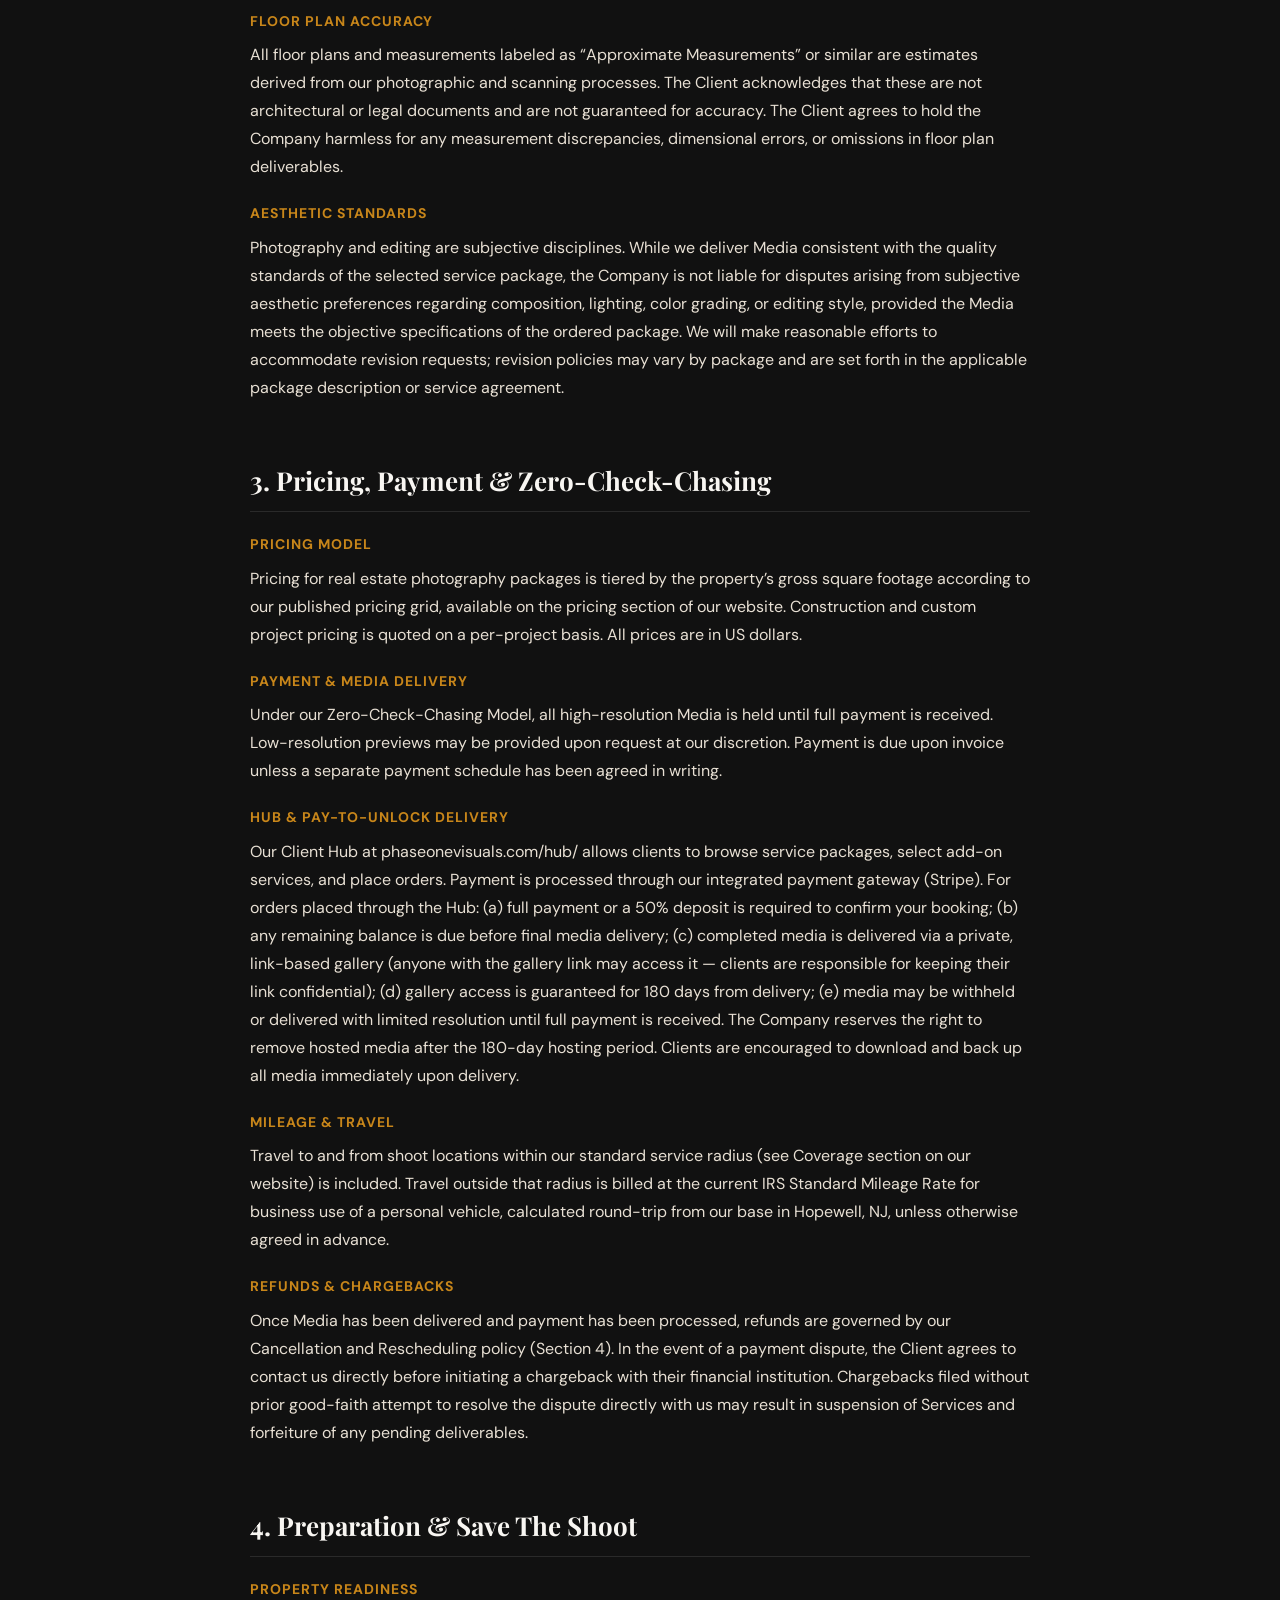
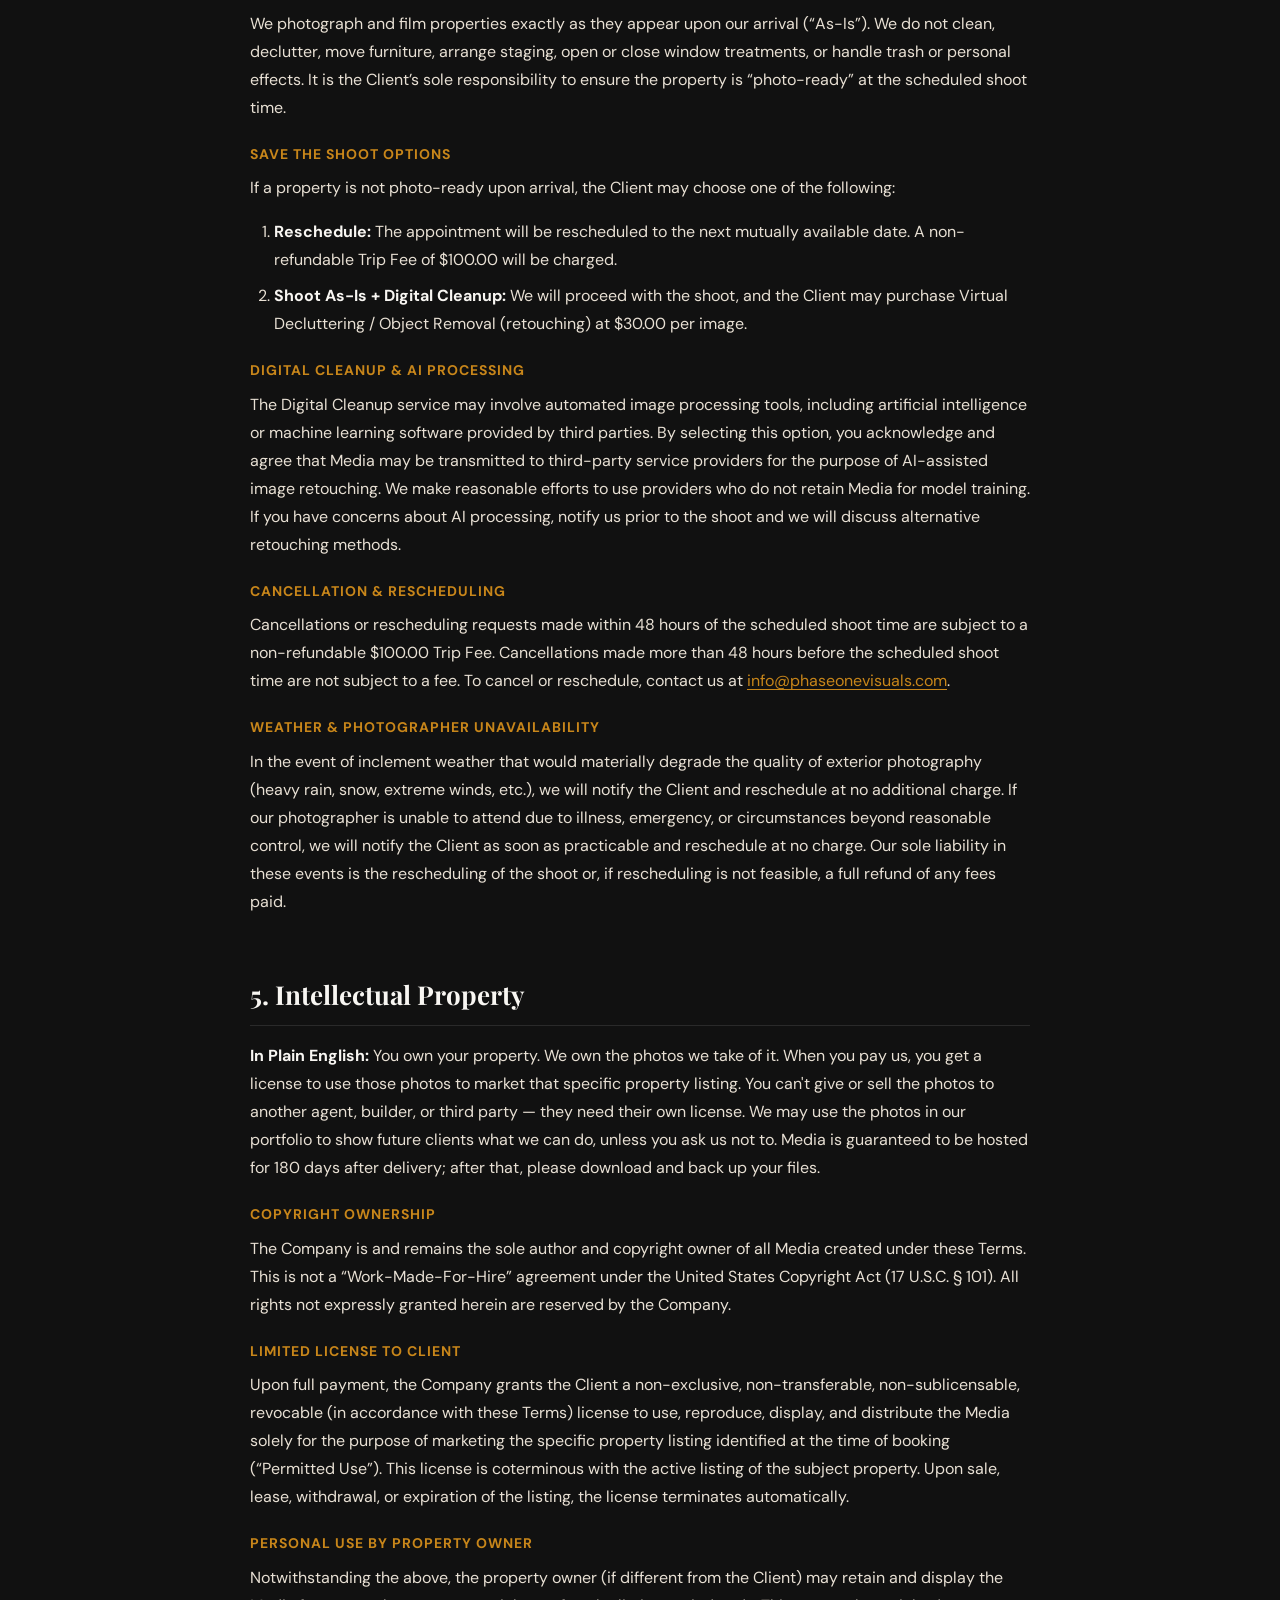
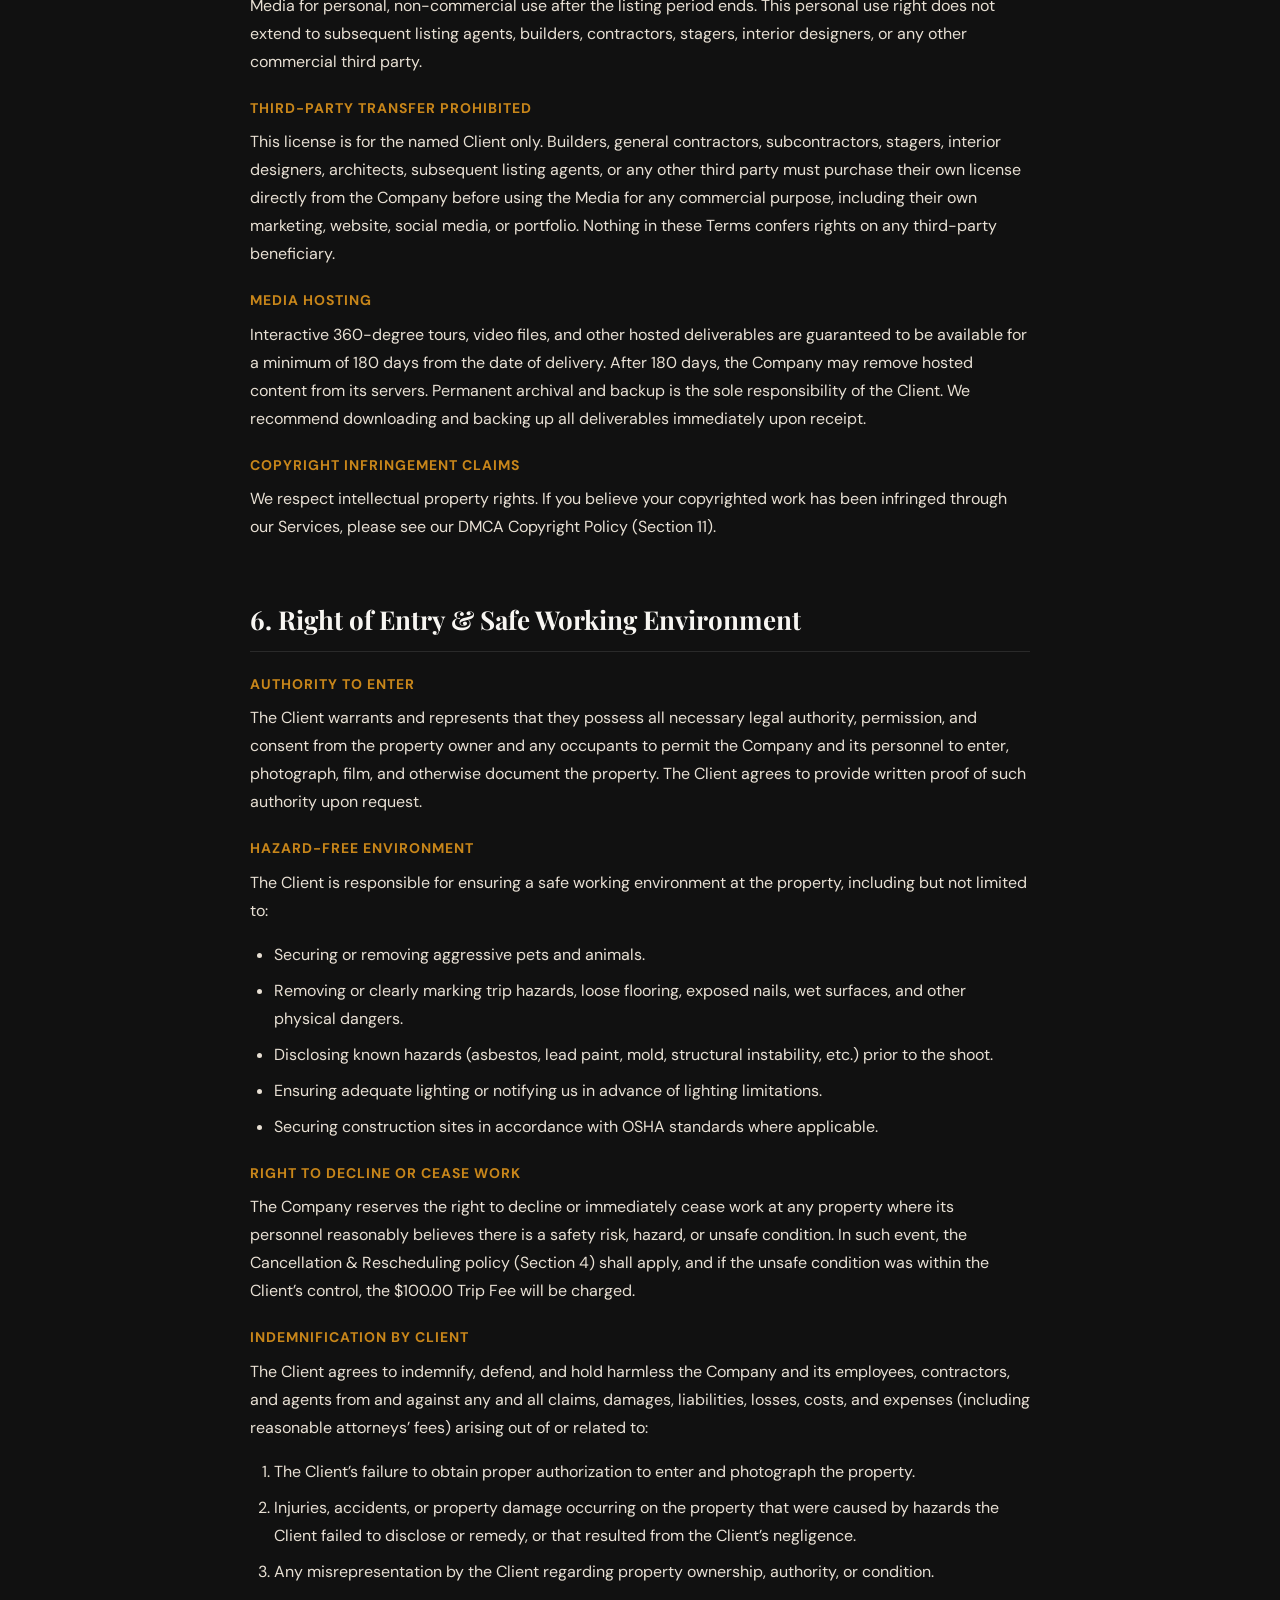
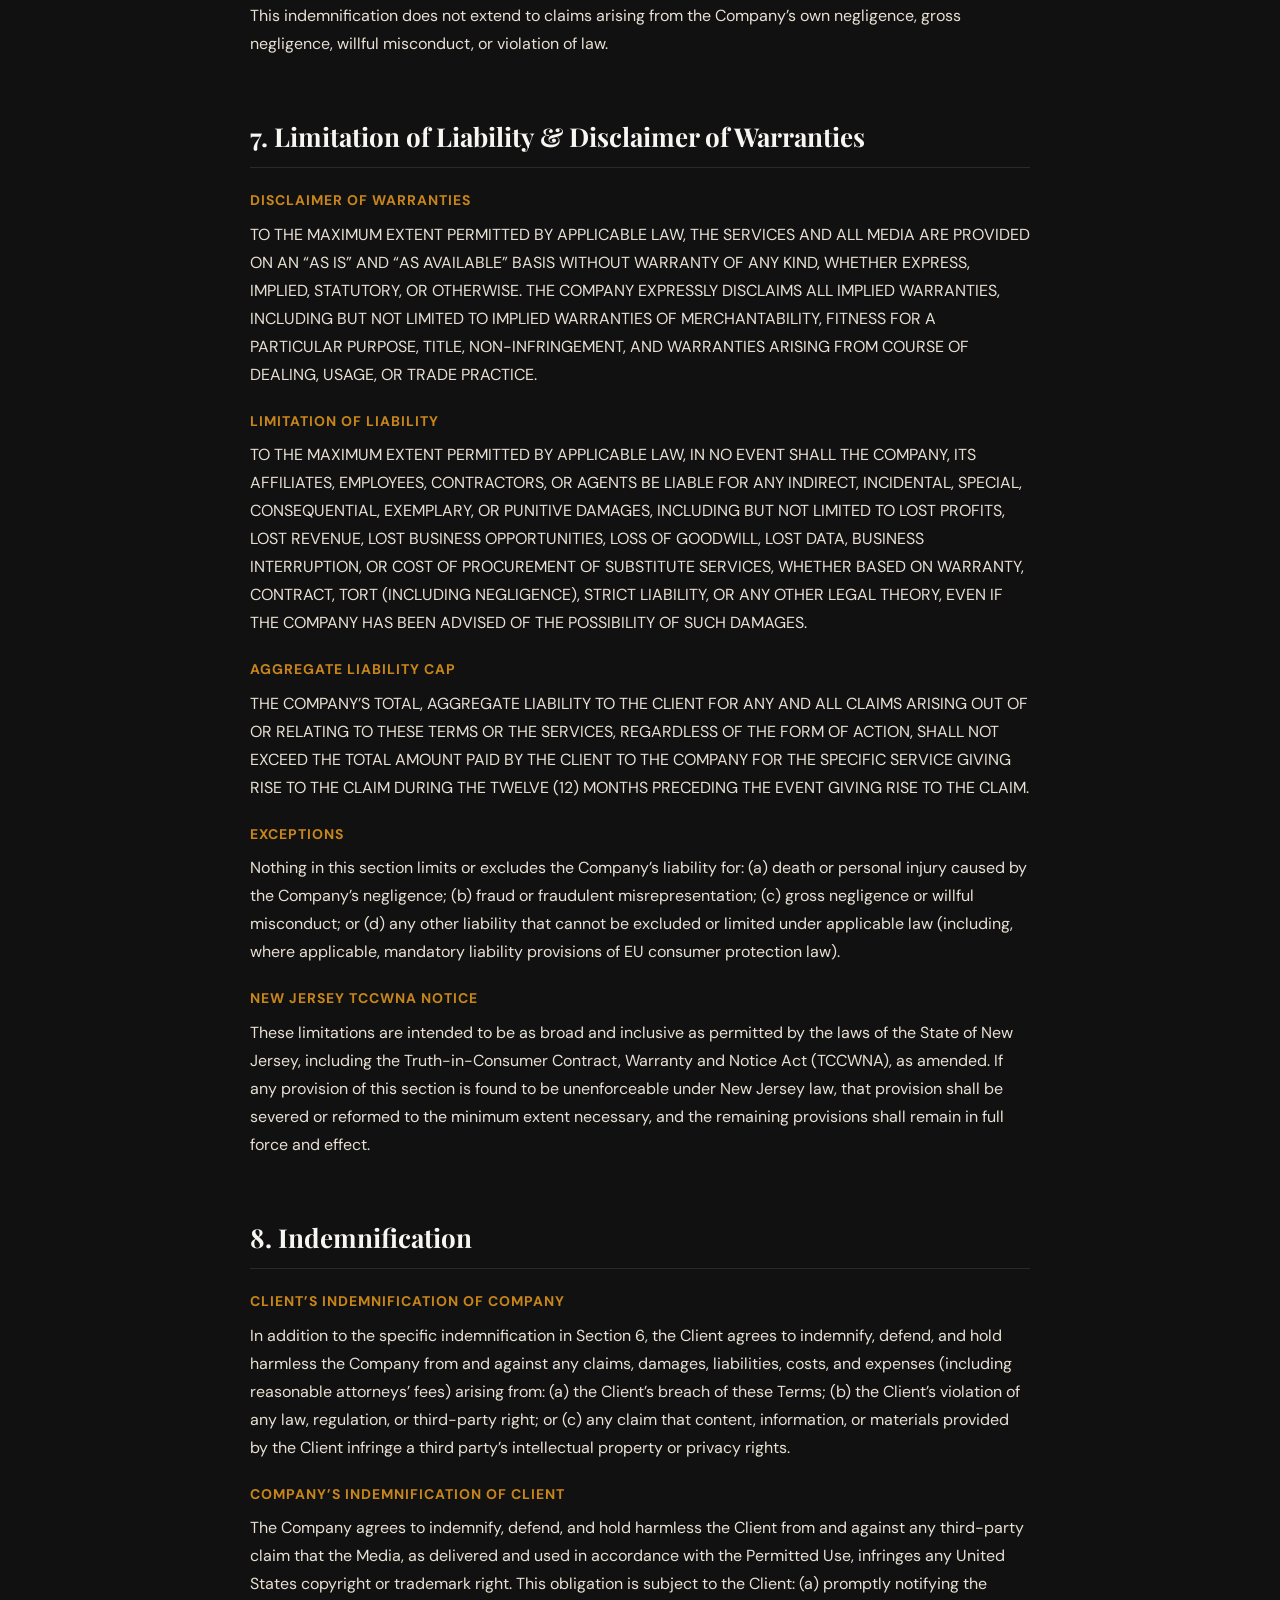
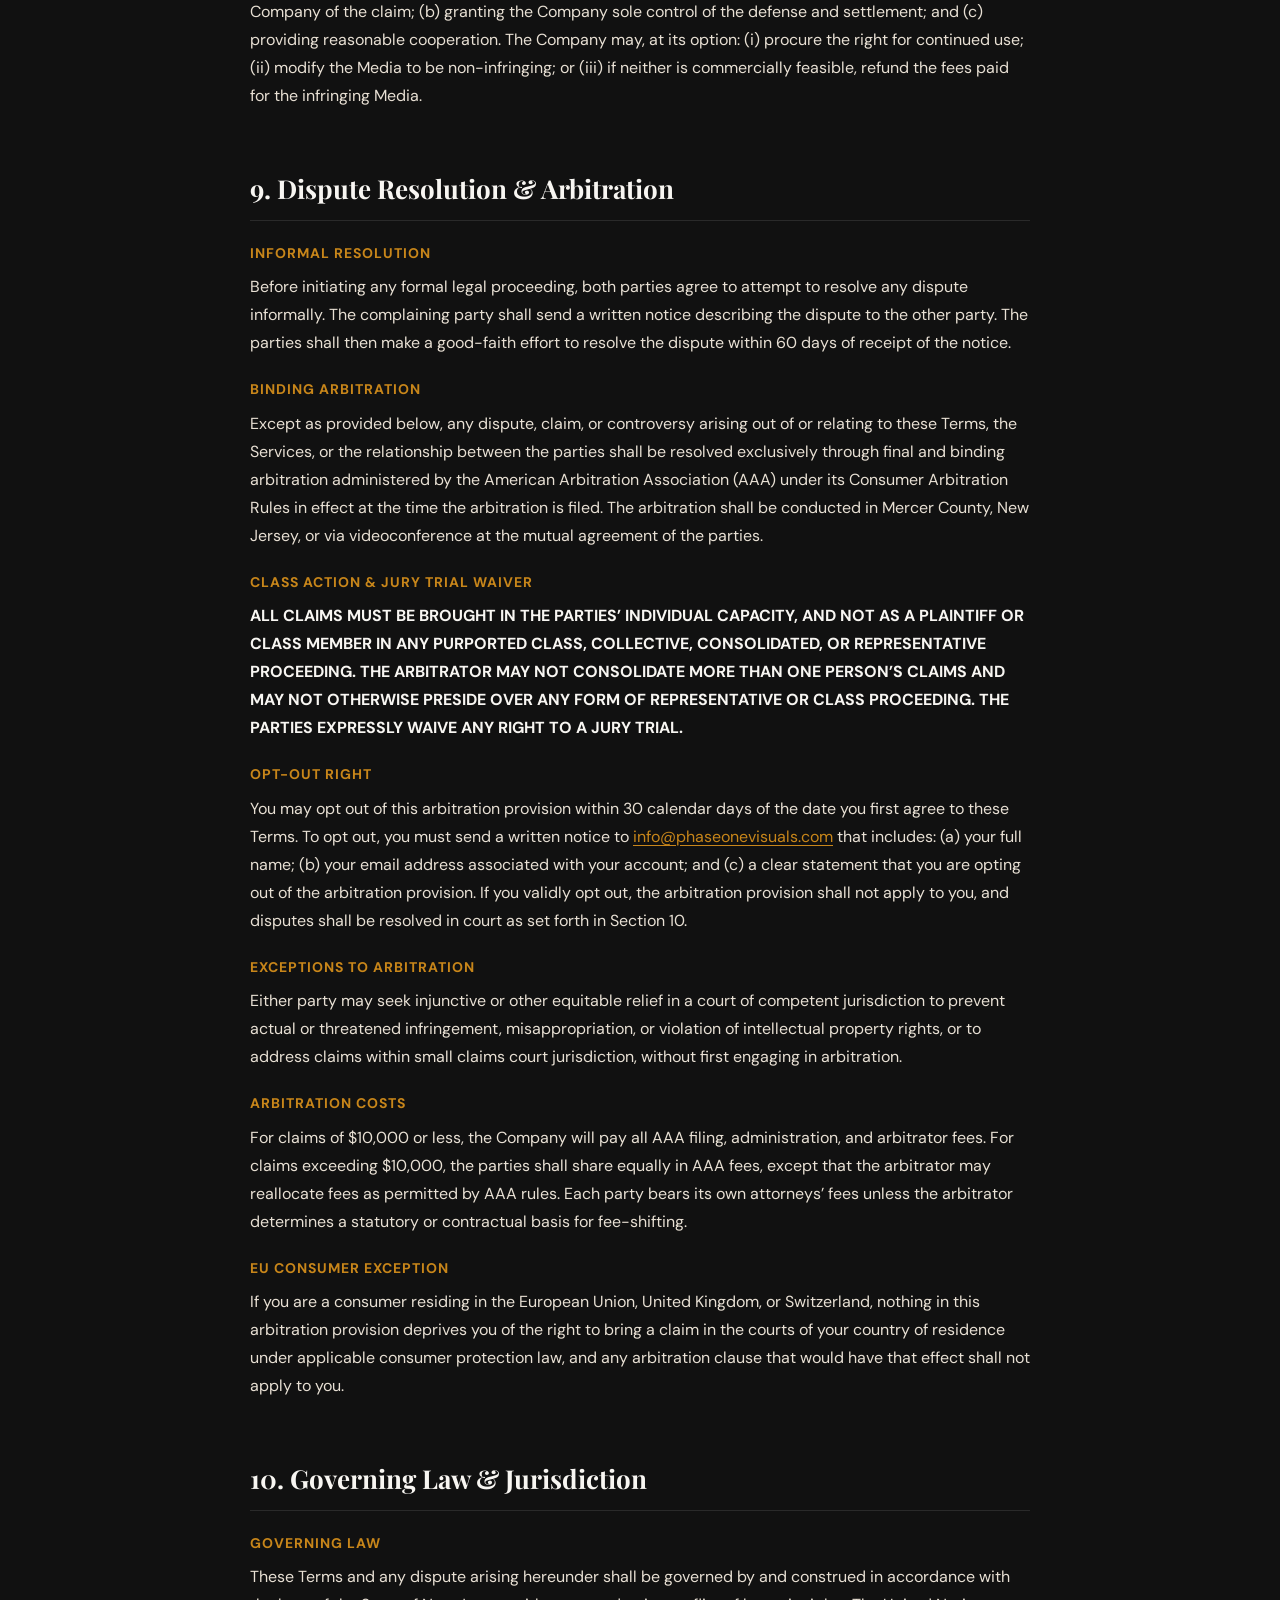
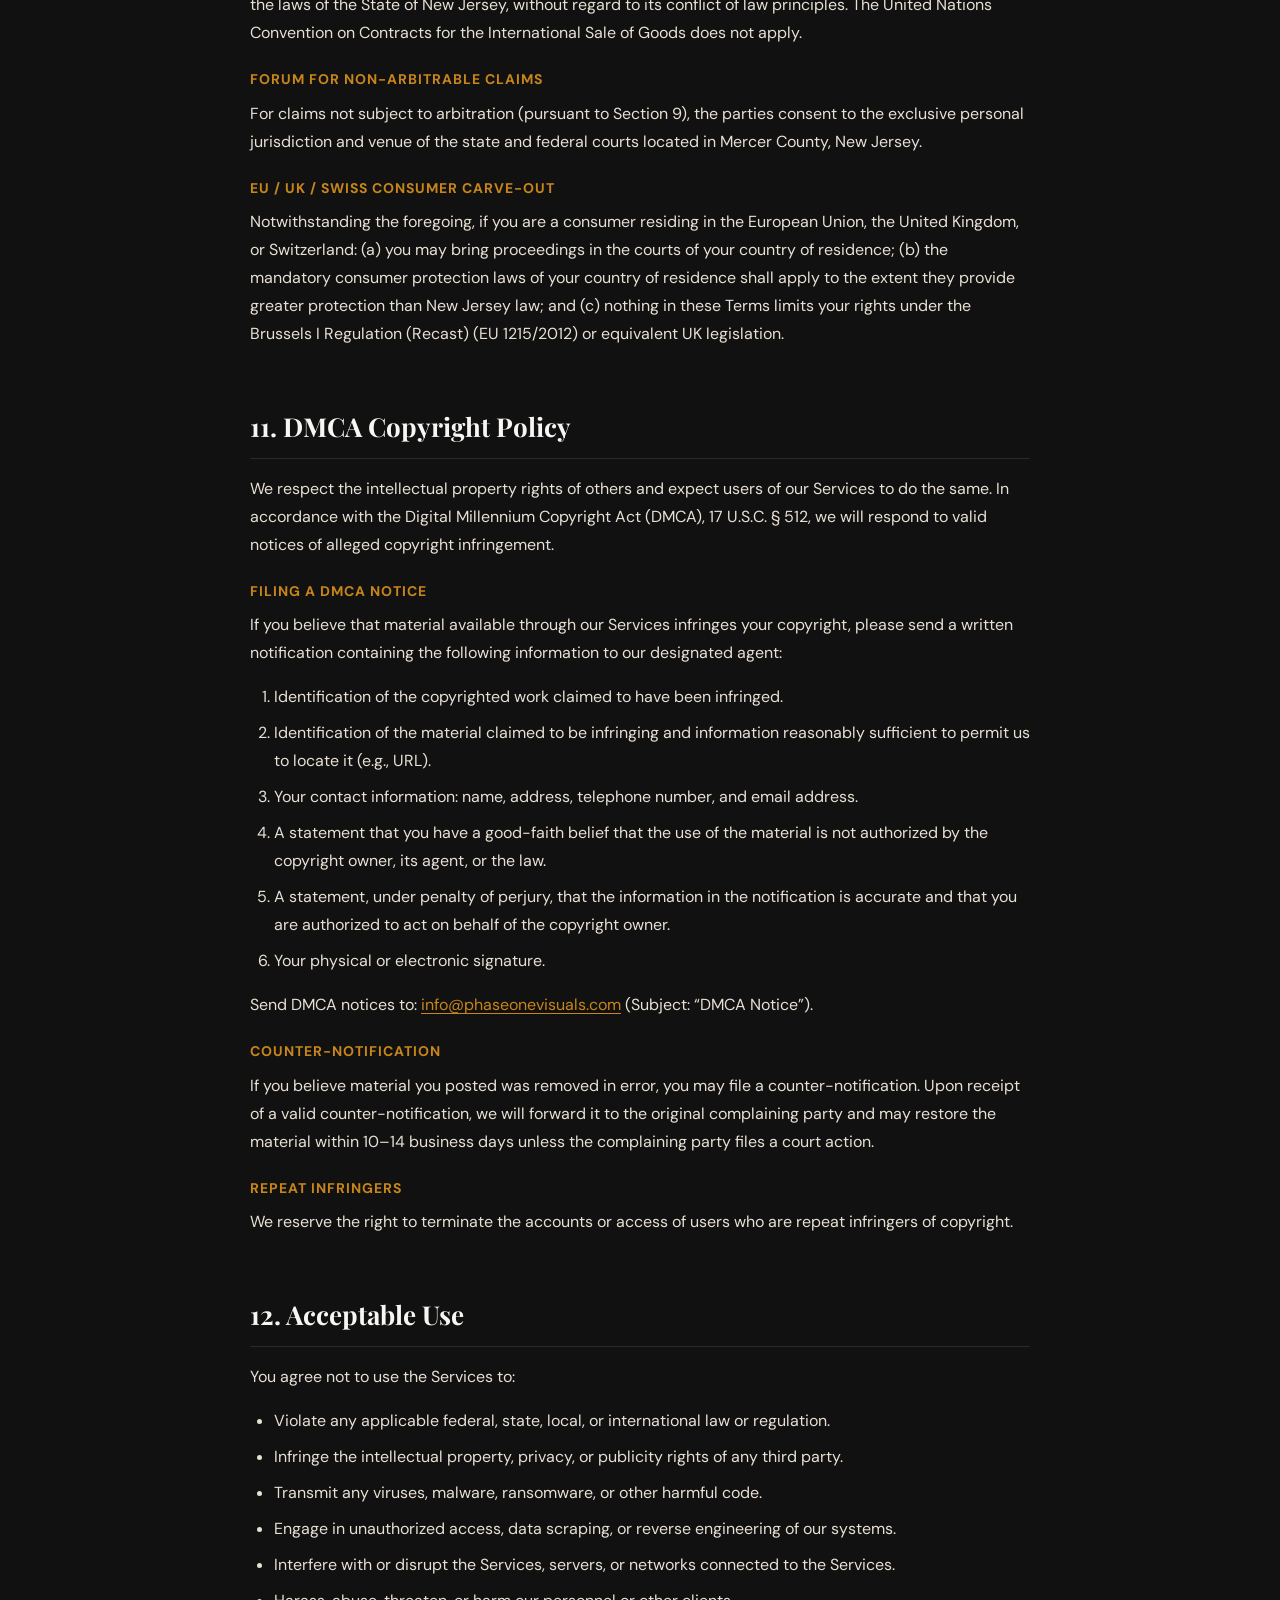
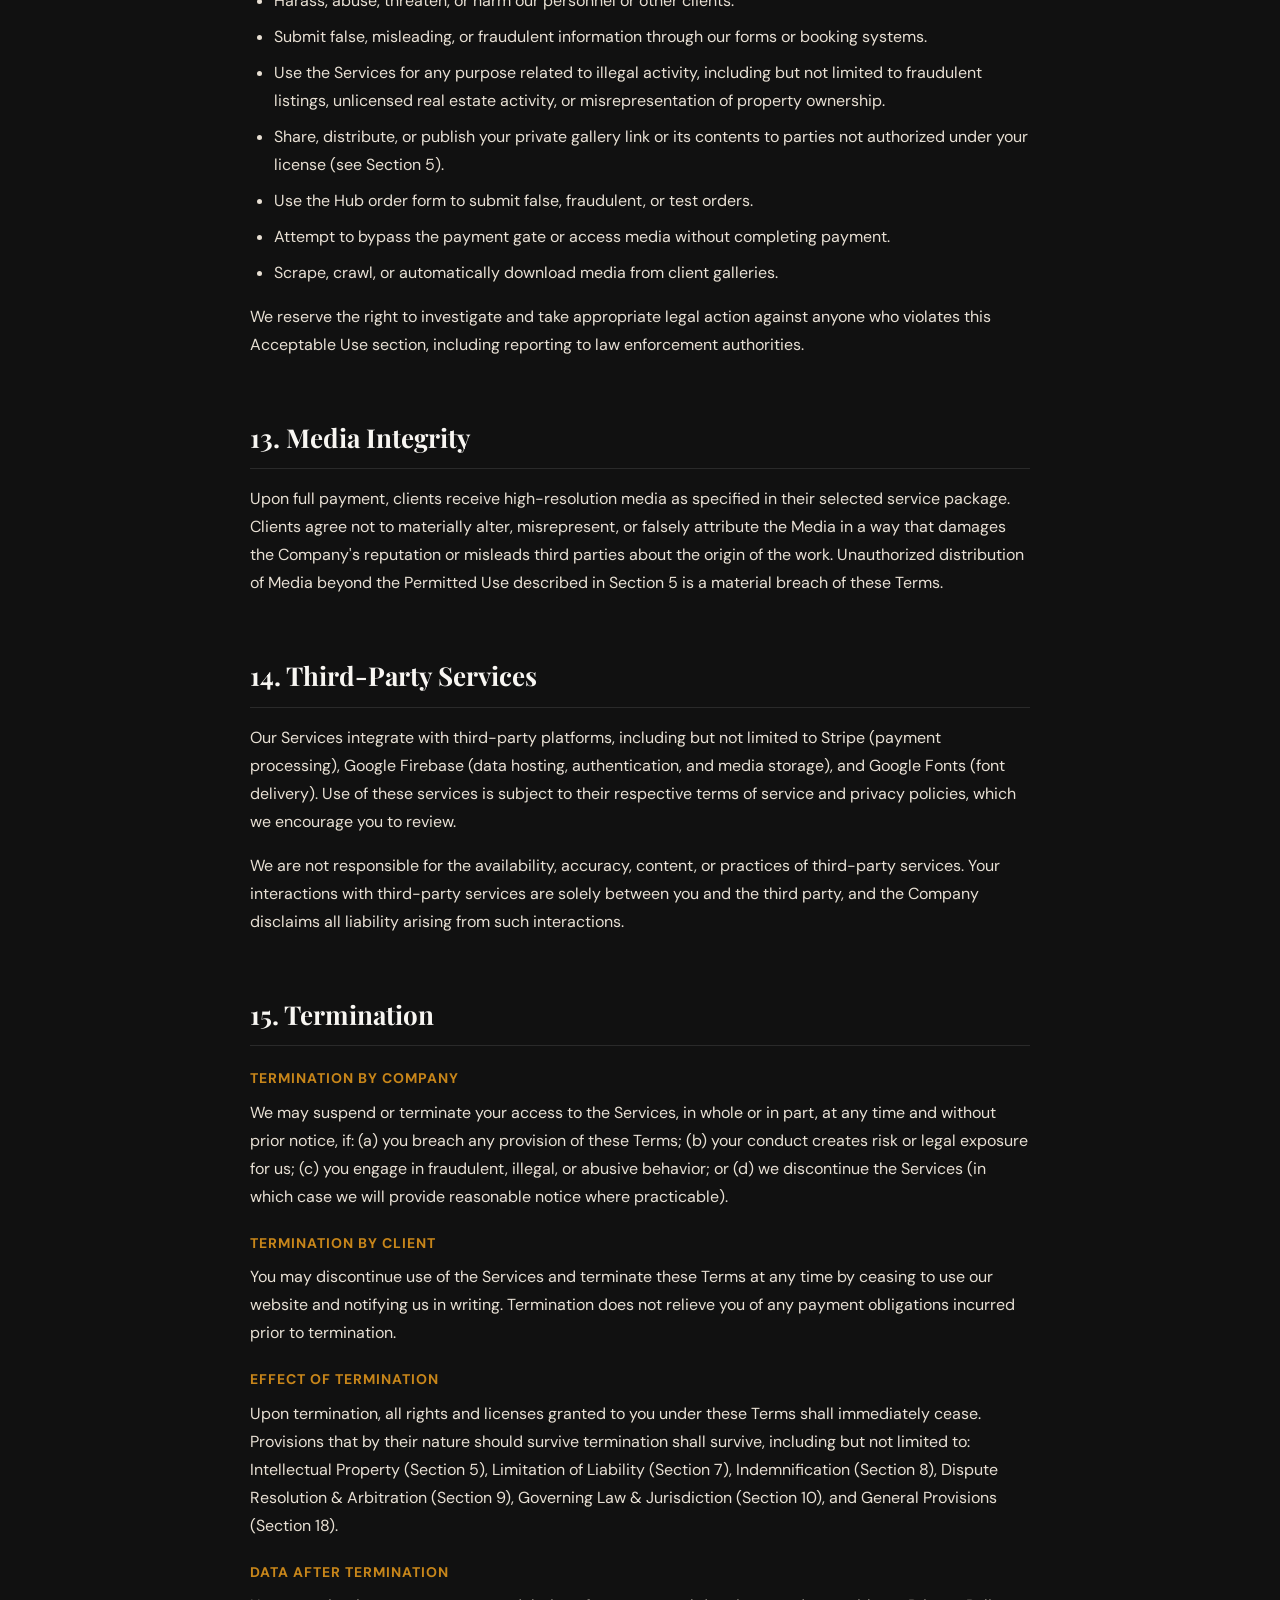
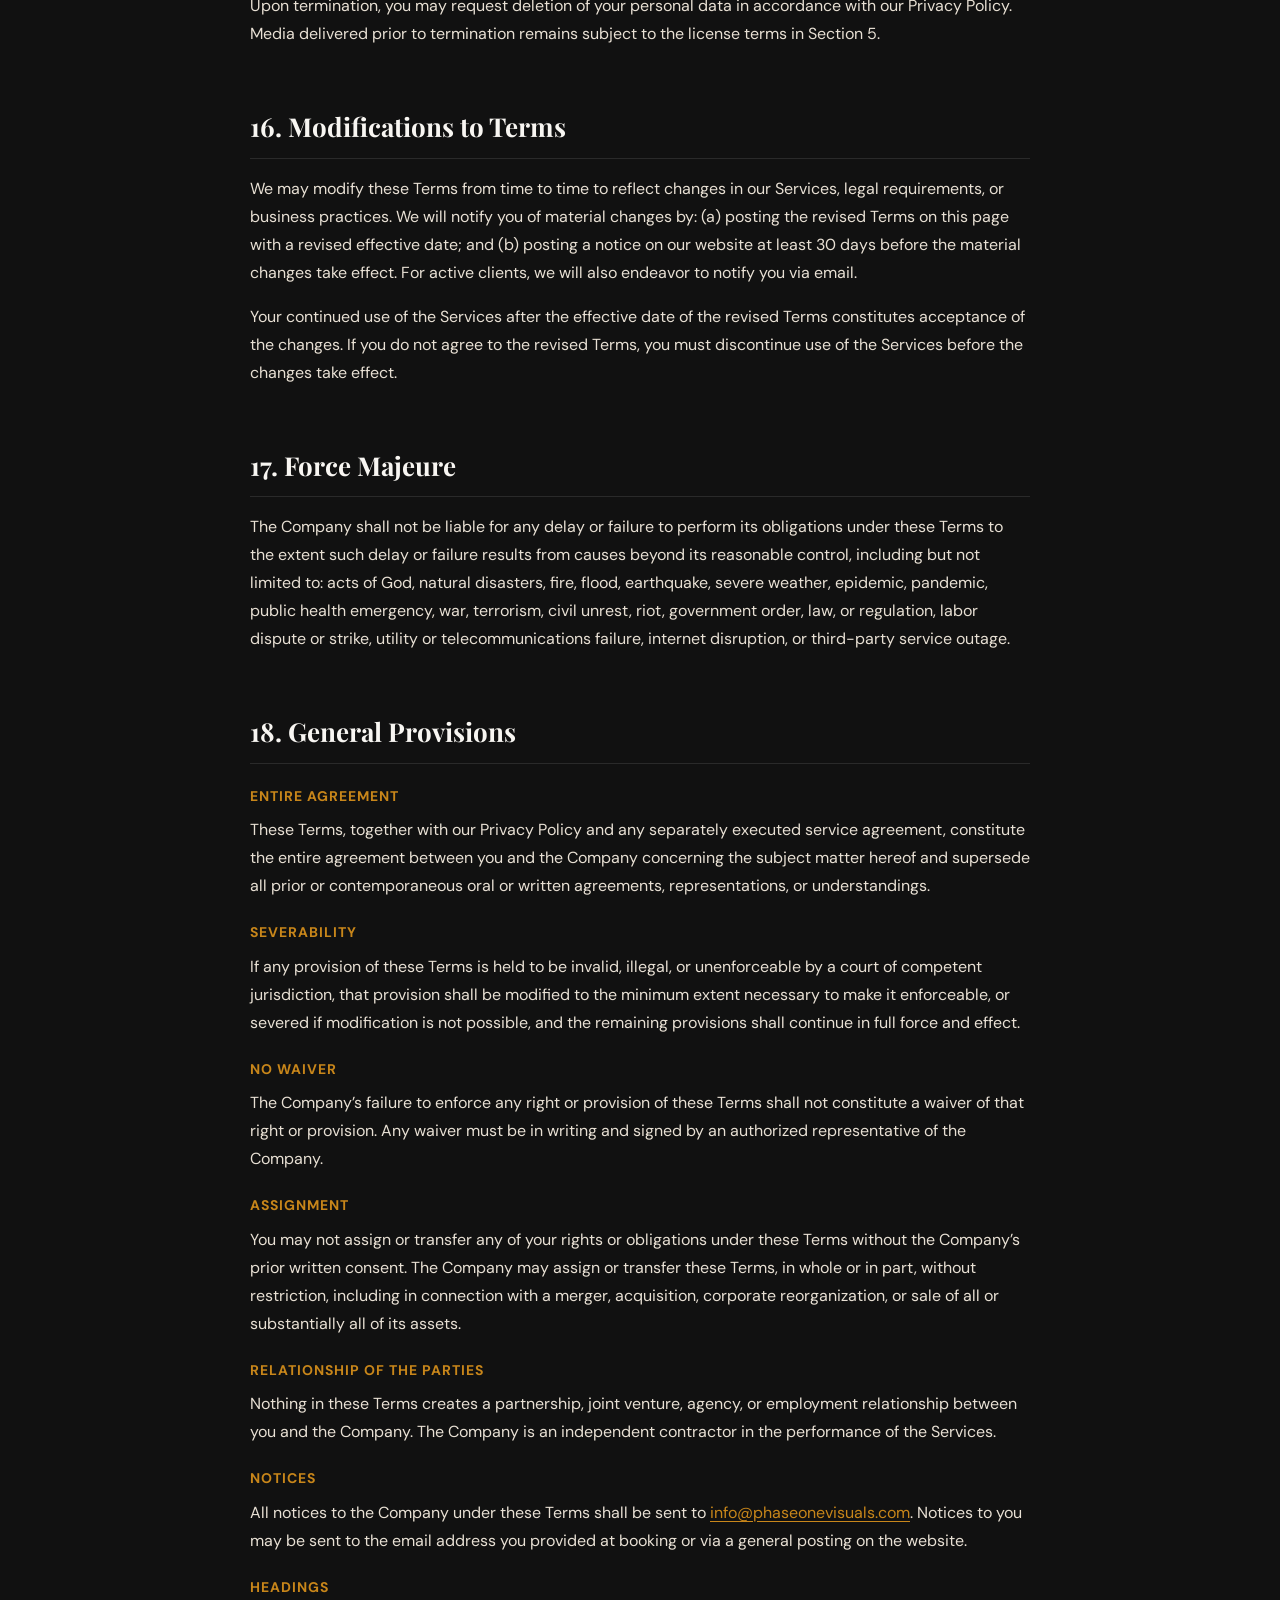
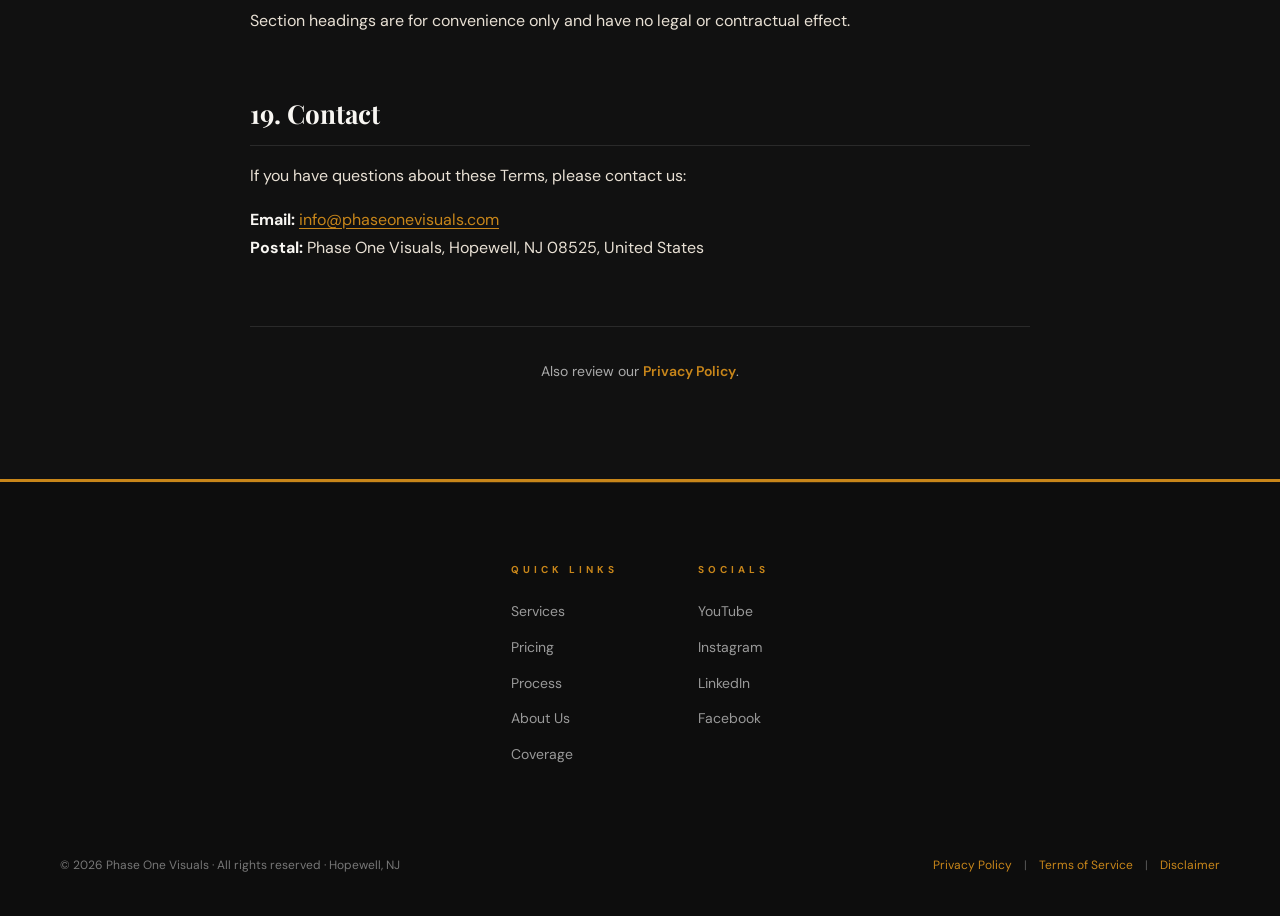
<file: terms.html>
<!DOCTYPE html>
<html lang="en">

<head>
  <meta charset="UTF-8">
  <meta name="viewport" content="width=device-width, initial-scale=1.0">
  <meta name="description" content="Phase One Visuals Terms of Service — the agreement governing use of our real estate and construction media services.">
  <meta property="og:title" content="Terms of Service — Phase One Visuals">
  <meta property="og:description" content="The agreement governing use of our real estate and construction media services.">
  <meta property="og:type" content="website">
  <meta property="og:url" content="https://phaseonevisuals.com/terms">
  <meta name="twitter:card" content="summary">
  <link rel="preconnect" href="https://fonts.googleapis.com">
  <link rel="preconnect" href="https://fonts.gstatic.com" crossorigin>
  <title>Terms of Service — Phase One Visuals</title>
  <link href="https://fonts.googleapis.com/css2?family=Montserrat:wght@400;500;600;700&family=Playfair+Display:ital,wght@0,400;0,700;0,900;1,400&family=DM+Sans:wght@300;400;500;600&display=swap" rel="stylesheet" />
  <link rel="stylesheet" href="assets/css/global.css">
  <link rel="stylesheet" href="assets/css/navbar.css">
  <link rel="stylesheet" href="assets/css/legal.css">
  <link rel="stylesheet" href="assets/css/footer.css">
  <script>
    (function () {
      var savedTheme = localStorage.getItem('theme');
      if (savedTheme) {
        document.documentElement.setAttribute('data-theme', savedTheme);
      } else if (window.matchMedia('(prefers-color-scheme: dark)').matches) {
        document.documentElement.setAttribute('data-theme', 'dark');
      }
    })();
  </script>
</head>

<body>
  <nav id="navbar">
    <div id="nav-rspn-btn">
      <a href="index.html#contact" class="pov-btn btn-book nav-book-btn">
        <div class="btn-inner">
          <div class="icon">
            <svg viewBox="0 0 22 22" fill="none">
              <rect x="1" y="6" width="20" height="14" rx="1.5" fill="none" stroke="white" stroke-width="1.2" />
              <path d="M7 6 L8.5 3 L13.5 3 L15 6" fill="none" stroke="white" stroke-width="1.2" />
              <g class="cam-lens"><circle cx="11" cy="13" r="4.5" fill="none" stroke="white" stroke-width="1.2" /></g>
              <g class="cam-aperture"><circle cx="11" cy="13" r="2" fill="none" stroke="rgba(255,255,255,.85)" stroke-width="1" /></g>
              <circle cx="17" cy="9" r="1" fill="rgba(255,255,255,.4)" />
            </svg>
          </div>
          <span class="label">Book Now</span>
        </div>
      </a>
    </div>

    <a href="index.html">
      <div class="nav-logo-text">
        <p class="phase-one">PHASE ONE</p>
        <p class="visuals">VISUALS</p>
      </div>
    </a>

    <div class="nav-right-group">
      <ul class="nav-links" id="nav-links">
        <li><a href="index.html#process"><svg class="nav-icon" viewBox="0 0 14 14" fill="none"><circle cx="2" cy="7" r="1.2" fill="currentColor"/><path d="M4.5 7h7M9 4.5l2.5 2.5L9 9.5" stroke="currentColor" stroke-width="1.3" stroke-linecap="round" stroke-linejoin="round"/></svg>Process</a></li>
        <li><a href="index.html#sectors"><svg class="nav-icon" viewBox="0 0 14 14" fill="none"><rect x="2" y="3.5" width="10" height="8" rx="1" stroke="currentColor" stroke-width="1.3"/><circle cx="7" cy="7.5" r="2.2" stroke="currentColor" stroke-width="1.3"/><path d="M4.5 3.5l.8-1.2h3.4l.8 1.2" stroke="currentColor" stroke-width="1"/></svg>Services</a></li>
        <li><a href="index.html#pricing"><svg class="nav-icon" viewBox="0 0 14 14" fill="none"><path d="M7 1.5v11M4.5 4h4a1.5 1.5 0 0 1 0 3H6a1.5 1.5 0 0 0 0 3h4" stroke="currentColor" stroke-width="1.3" stroke-linecap="round"/></svg>Pricing</a></li>
        <li><a href="about.html"><svg class="nav-icon" viewBox="0 0 14 14" fill="none"><circle cx="7" cy="4" r="2.8" stroke="currentColor" stroke-width="1.3"/><path d="M2 13c0-3.3 2.2-5 5-5s5 1.7 5 5" stroke="currentColor" stroke-width="1.3" stroke-linecap="round"/></svg>About Us</a></li>
      </ul>
      <div class="nav-right">
        <button id="theme-toggle" class="theme-toggle" aria-label="Toggle dark mode">
          <svg class="moon-icon" xmlns="http://www.w3.org/2000/svg" width="18" height="18" viewBox="0 0 24 24" fill="none" stroke="currentColor" stroke-width="2" stroke-linecap="round" stroke-linejoin="round"><path d="M21 12.79A9 9 0 1 1 11.21 3 7 7 0 0 0 21 12.79z" /></svg>
          <svg class="sun-icon" xmlns="http://www.w3.org/2000/svg" width="18" height="18" viewBox="0 0 24 24" fill="none" stroke="currentColor" stroke-width="2" stroke-linecap="round" stroke-linejoin="round"><circle cx="12" cy="12" r="5" /><line x1="12" y1="1" x2="12" y2="3" /><line x1="12" y1="21" x2="12" y2="23" /><line x1="4.22" y1="4.22" x2="5.64" y2="5.64" /><line x1="18.36" y1="18.36" x2="19.78" y2="19.78" /><line x1="1" y1="12" x2="3" y2="12" /><line x1="21" y1="12" x2="23" y2="12" /></svg>
        </button>
        <div class="menu-toggle" id="mobile-menu"><span class="bar"></span><span class="bar"></span><span class="bar"></span></div>
      </div>
    </div>
  </nav>
  <div class="nav-overlay" id="nav-overlay"></div>

  <section class="legal-hero">
    <h1>Terms of Service</h1>
    <p class="legal-meta">Effective date: <span>May 10, 2026</span> &mdash; Version 2.0</p>
  </section>

  <div class="legal-body">
    <div class="legal-toc">
      <h3>Contents</h3>
      <ol>
        <li><a href="#acceptance">Acceptance of Terms</a></li>
        <li><a href="#scope">Scope of Work &amp; Non-Inspection Disclaimer</a></li>
        <li><a href="#pricing">Pricing, Payment &amp; Zero-Check-Chasing</a></li>
        <li><a href="#preparation">Preparation &amp; Save The Shoot</a></li>
        <li><a href="#intellectual-property">Intellectual Property</a></li>
        <li><a href="#entry">Right of Entry &amp; Safe Working Environment</a></li>
        <li><a href="#limitation">Limitation of Liability &amp; Disclaimer of Warranties</a></li>
        <li><a href="#indemnification">Indemnification</a></li>
        <li><a href="#dispute">Dispute Resolution &amp; Arbitration</a></li>
        <li><a href="#jurisdiction">Governing Law &amp; Jurisdiction</a></li>
        <li><a href="#dmca">DMCA Copyright Policy</a></li>
        <li><a href="#acceptable-use">Acceptable Use</a></li>
        <li><a href="#media-integrity">13. Media Integrity</a></li>
        <li><a href="#third-party">Third-Party Services</a></li>
        <li><a href="#termination">Termination</a></li>
        <li><a href="#modifications">Modifications to Terms</a></li>
        <li><a href="#force-majeure">Force Majeure</a></li>
        <li><a href="#general">General Provisions</a></li>
        <li><a href="#contact-tos">Contact</a></li>
      </ol>
    </div>

    <h2 id="acceptance">1. Acceptance of Terms</h2>
    <p>These Terms of Service (&ldquo;Terms&rdquo;) constitute a legally binding agreement between you (&ldquo;Client,&rdquo; &ldquo;you,&rdquo; &ldquo;your&rdquo;) and Phase One Visuals (&ldquo;Company,&rdquo; &ldquo;we,&rdquo; &ldquo;us,&rdquo; &ldquo;our&rdquo;), governing your access to and use of our website (<a href="https://phaseonevisuals.com">phaseonevisuals.com</a>), our booking platform, and our real estate and construction media services (collectively, the &ldquo;Services&rdquo;).</p>
    <p><strong>By accessing our website, submitting a booking or inquiry form, or otherwise using our Services, you acknowledge that you have read, understood, and agree to be bound by these Terms, and you acknowledge our collection and use of your information as described in our <a href="privacy.html">Privacy Policy</a>.</strong> If you do not agree to these Terms, you must not use our Services.</p>
    <p>You represent that you are at least 18 years of age and have the legal capacity to enter into this agreement. If you are entering into these Terms on behalf of a company, other legal entity, or another individual (such as a primary real estate agent or property owner), you represent that you have the authority to bind them.</p>

    <h2 id="scope">2. Scope of Work &amp; Non-Inspection Disclaimer</h2>
    <p>Phase One Visuals provides visual marketing media (&ldquo;Media&rdquo;) including but not limited to photography, videography, 3D virtual tours, drone/aerial imaging, floor plans, and construction progress documentation.</p>

    <h4>No Technical Reporting</h4>
    <p>We are not licensed home inspectors, structural engineers, appraisers, architects, surveyors, or environmental assessors. All Media is produced for marketing and promotional purposes only. It is not a substitute for professional inspection, appraisal, engineering assessment, or legal survey.</p>

    <h4>Floor Plan Accuracy</h4>
    <p>All floor plans and measurements labeled as &ldquo;Approximate Measurements&rdquo; or similar are estimates derived from our photographic and scanning processes. The Client acknowledges that these are not architectural or legal documents and are not guaranteed for accuracy. The Client agrees to hold the Company harmless for any measurement discrepancies, dimensional errors, or omissions in floor plan deliverables.</p>

    <h4>Aesthetic Standards</h4>
    <p>Photography and editing are subjective disciplines. While we deliver Media consistent with the quality standards of the selected service package, the Company is not liable for disputes arising from subjective aesthetic preferences regarding composition, lighting, color grading, or editing style, provided the Media meets the objective specifications of the ordered package. We will make reasonable efforts to accommodate revision requests; revision policies may vary by package and are set forth in the applicable package description or service agreement.</p>

    <h2 id="pricing">3. Pricing, Payment &amp; Zero-Check-Chasing</h2>

    <h4>Pricing Model</h4>
    <p>Pricing for real estate photography packages is tiered by the property&rsquo;s gross square footage according to our published pricing grid, available on the pricing section of our website. Construction and custom project pricing is quoted on a per-project basis. All prices are in US dollars.</p>

    <h4>Payment &amp; Media Delivery</h4>
    <p>Under our Zero-Check-Chasing Model, all high-resolution Media is held until full payment is received. Low-resolution previews may be provided upon request at our discretion. Payment is due upon invoice unless a separate payment schedule has been agreed in writing.</p>

    <h4>Hub &amp; Pay-to-Unlock Delivery</h4>
    <p>Our Client Hub at phaseonevisuals.com/hub/ allows clients to browse service packages, select add-on services, and place orders. Payment is processed through our integrated payment gateway (Stripe). For orders placed through the Hub: (a) full payment or a 50% deposit is required to confirm your booking; (b) any remaining balance is due before final media delivery; (c) completed media is delivered via a private, link-based gallery (anyone with the gallery link may access it — clients are responsible for keeping their link confidential); (d) gallery access is guaranteed for 180 days from delivery; (e) media may be withheld or delivered with limited resolution until full payment is received. The Company reserves the right to remove hosted media after the 180-day hosting period. Clients are encouraged to download and back up all media immediately upon delivery.</p>

    <h4>Mileage &amp; Travel</h4>
    <p>Travel to and from shoot locations within our standard service radius (see Coverage section on our website) is included. Travel outside that radius is billed at the current IRS Standard Mileage Rate for business use of a personal vehicle, calculated round-trip from our base in Hopewell, NJ, unless otherwise agreed in advance.</p>

    <h4>Refunds &amp; Chargebacks</h4>
    <p>Once Media has been delivered and payment has been processed, refunds are governed by our Cancellation and Rescheduling policy (Section 4). In the event of a payment dispute, the Client agrees to contact us directly before initiating a chargeback with their financial institution. Chargebacks filed without prior good-faith attempt to resolve the dispute directly with us may result in suspension of Services and forfeiture of any pending deliverables.</p>

    <h2 id="preparation">4. Preparation &amp; Save The Shoot</h2>

    <h4>Property Readiness</h4>
    <p>We photograph and film properties exactly as they appear upon our arrival (&ldquo;As-Is&rdquo;). We do not clean, declutter, move furniture, arrange staging, open or close window treatments, or handle trash or personal effects. It is the Client&rsquo;s sole responsibility to ensure the property is &ldquo;photo-ready&rdquo; at the scheduled shoot time.</p>

    <h4>Save The Shoot Options</h4>
    <p>If a property is not photo-ready upon arrival, the Client may choose one of the following:</p>
    <ol>
      <li><strong>Reschedule:</strong> The appointment will be rescheduled to the next mutually available date. A non-refundable Trip Fee of $100.00 will be charged.</li>
      <li><strong>Shoot As-Is + Digital Cleanup:</strong> We will proceed with the shoot, and the Client may purchase Virtual Decluttering / Object Removal (retouching) at $30.00 per image.</li>
    </ol>

    <h4>Digital Cleanup &amp; AI Processing</h4>
    <p>The Digital Cleanup service may involve automated image processing tools, including artificial intelligence or machine learning software provided by third parties. By selecting this option, you acknowledge and agree that Media may be transmitted to third-party service providers for the purpose of AI-assisted image retouching. We make reasonable efforts to use providers who do not retain Media for model training. If you have concerns about AI processing, notify us prior to the shoot and we will discuss alternative retouching methods.</p>

    <h4>Cancellation &amp; Rescheduling</h4>
    <p>Cancellations or rescheduling requests made within 48 hours of the scheduled shoot time are subject to a non-refundable $100.00 Trip Fee. Cancellations made more than 48 hours before the scheduled shoot time are not subject to a fee. To cancel or reschedule, contact us at <a href="mailto:info@phaseonevisuals.com">info@phaseonevisuals.com</a>.</p>

    <h4>Weather &amp; Photographer Unavailability</h4>
    <p>In the event of inclement weather that would materially degrade the quality of exterior photography (heavy rain, snow, extreme winds, etc.), we will notify the Client and reschedule at no additional charge. If our photographer is unable to attend due to illness, emergency, or circumstances beyond reasonable control, we will notify the Client as soon as practicable and reschedule at no charge. Our sole liability in these events is the rescheduling of the shoot or, if rescheduling is not feasible, a full refund of any fees paid.</p>

    <h2 id="intellectual-property">5. Intellectual Property</h2>

    <div class="legal-summary-box">
      <p><strong>In Plain English:</strong> You own your property. We own the photos we take of it. When you pay us, you get a license to use those photos to market that specific property listing. You can't give or sell the photos to another agent, builder, or third party — they need their own license. We may use the photos in our portfolio to show future clients what we can do, unless you ask us not to. Media is guaranteed to be hosted for 180 days after delivery; after that, please download and back up your files.</p>
    </div>

    <h4>Copyright Ownership</h4>
    <p>The Company is and remains the sole author and copyright owner of all Media created under these Terms. This is not a &ldquo;Work-Made-For-Hire&rdquo; agreement under the United States Copyright Act (17 U.S.C. &sect; 101). All rights not expressly granted herein are reserved by the Company.</p>

    <h4>Limited License to Client</h4>
    <p>Upon full payment, the Company grants the Client a non-exclusive, non-transferable, non-sublicensable, revocable (in accordance with these Terms) license to use, reproduce, display, and distribute the Media solely for the purpose of marketing the specific property listing identified at the time of booking (&ldquo;Permitted Use&rdquo;). This license is coterminous with the active listing of the subject property. Upon sale, lease, withdrawal, or expiration of the listing, the license terminates automatically.</p>

    <h4>Personal Use by Property Owner</h4>
    <p>Notwithstanding the above, the property owner (if different from the Client) may retain and display the Media for personal, non-commercial use after the listing period ends. This personal use right does not extend to subsequent listing agents, builders, contractors, stagers, interior designers, or any other commercial third party.</p>

    <h4>Third-Party Transfer Prohibited</h4>
    <p>This license is for the named Client only. Builders, general contractors, subcontractors, stagers, interior designers, architects, subsequent listing agents, or any other third party must purchase their own license directly from the Company before using the Media for any commercial purpose, including their own marketing, website, social media, or portfolio. Nothing in these Terms confers rights on any third-party beneficiary.</p>

    <h4>Media Hosting</h4>
    <p>Interactive 360-degree tours, video files, and other hosted deliverables are guaranteed to be available for a minimum of 180 days from the date of delivery. After 180 days, the Company may remove hosted content from its servers. Permanent archival and backup is the sole responsibility of the Client. We recommend downloading and backing up all deliverables immediately upon receipt.</p>

    <h4>Copyright Infringement Claims</h4>
    <p>We respect intellectual property rights. If you believe your copyrighted work has been infringed through our Services, please see our DMCA Copyright Policy (Section 11).</p>

    <h2 id="entry">6. Right of Entry &amp; Safe Working Environment</h2>

    <h4>Authority to Enter</h4>
    <p>The Client warrants and represents that they possess all necessary legal authority, permission, and consent from the property owner and any occupants to permit the Company and its personnel to enter, photograph, film, and otherwise document the property. The Client agrees to provide written proof of such authority upon request.</p>

    <h4>Hazard-Free Environment</h4>
    <p>The Client is responsible for ensuring a safe working environment at the property, including but not limited to:</p>
    <ul>
      <li>Securing or removing aggressive pets and animals.</li>
      <li>Removing or clearly marking trip hazards, loose flooring, exposed nails, wet surfaces, and other physical dangers.</li>
      <li>Disclosing known hazards (asbestos, lead paint, mold, structural instability, etc.) prior to the shoot.</li>
      <li>Ensuring adequate lighting or notifying us in advance of lighting limitations.</li>
      <li>Securing construction sites in accordance with OSHA standards where applicable.</li>
    </ul>

    <h4>Right to Decline or Cease Work</h4>
    <p>The Company reserves the right to decline or immediately cease work at any property where its personnel reasonably believes there is a safety risk, hazard, or unsafe condition. In such event, the Cancellation &amp; Rescheduling policy (Section 4) shall apply, and if the unsafe condition was within the Client&rsquo;s control, the $100.00 Trip Fee will be charged.</p>

    <h4>Indemnification by Client</h4>
    <p>The Client agrees to indemnify, defend, and hold harmless the Company and its employees, contractors, and agents from and against any and all claims, damages, liabilities, losses, costs, and expenses (including reasonable attorneys&rsquo; fees) arising out of or related to:</p>
    <ol>
      <li>The Client&rsquo;s failure to obtain proper authorization to enter and photograph the property.</li>
      <li>Injuries, accidents, or property damage occurring on the property that were caused by hazards the Client failed to disclose or remedy, or that resulted from the Client&rsquo;s negligence.</li>
      <li>Any misrepresentation by the Client regarding property ownership, authority, or condition.</li>
    </ol>
    <p>This indemnification does not extend to claims arising from the Company&rsquo;s own negligence, gross negligence, willful misconduct, or violation of law.</p>

    <h2 id="limitation">7. Limitation of Liability &amp; Disclaimer of Warranties</h2>

    <h4>Disclaimer of Warranties</h4>
    <p>TO THE MAXIMUM EXTENT PERMITTED BY APPLICABLE LAW, THE SERVICES AND ALL MEDIA ARE PROVIDED ON AN &ldquo;AS IS&rdquo; AND &ldquo;AS AVAILABLE&rdquo; BASIS WITHOUT WARRANTY OF ANY KIND, WHETHER EXPRESS, IMPLIED, STATUTORY, OR OTHERWISE. THE COMPANY EXPRESSLY DISCLAIMS ALL IMPLIED WARRANTIES, INCLUDING BUT NOT LIMITED TO IMPLIED WARRANTIES OF MERCHANTABILITY, FITNESS FOR A PARTICULAR PURPOSE, TITLE, NON-INFRINGEMENT, AND WARRANTIES ARISING FROM COURSE OF DEALING, USAGE, OR TRADE PRACTICE.</p>

    <h4>Limitation of Liability</h4>
    <p>TO THE MAXIMUM EXTENT PERMITTED BY APPLICABLE LAW, IN NO EVENT SHALL THE COMPANY, ITS AFFILIATES, EMPLOYEES, CONTRACTORS, OR AGENTS BE LIABLE FOR ANY INDIRECT, INCIDENTAL, SPECIAL, CONSEQUENTIAL, EXEMPLARY, OR PUNITIVE DAMAGES, INCLUDING BUT NOT LIMITED TO LOST PROFITS, LOST REVENUE, LOST BUSINESS OPPORTUNITIES, LOSS OF GOODWILL, LOST DATA, BUSINESS INTERRUPTION, OR COST OF PROCUREMENT OF SUBSTITUTE SERVICES, WHETHER BASED ON WARRANTY, CONTRACT, TORT (INCLUDING NEGLIGENCE), STRICT LIABILITY, OR ANY OTHER LEGAL THEORY, EVEN IF THE COMPANY HAS BEEN ADVISED OF THE POSSIBILITY OF SUCH DAMAGES.</p>

    <h4>Aggregate Liability Cap</h4>
    <p>THE COMPANY&rsquo;S TOTAL, AGGREGATE LIABILITY TO THE CLIENT FOR ANY AND ALL CLAIMS ARISING OUT OF OR RELATING TO THESE TERMS OR THE SERVICES, REGARDLESS OF THE FORM OF ACTION, SHALL NOT EXCEED THE TOTAL AMOUNT PAID BY THE CLIENT TO THE COMPANY FOR THE SPECIFIC SERVICE GIVING RISE TO THE CLAIM DURING THE TWELVE (12) MONTHS PRECEDING THE EVENT GIVING RISE TO THE CLAIM.</p>

    <h4>Exceptions</h4>
    <p>Nothing in this section limits or excludes the Company&rsquo;s liability for: (a) death or personal injury caused by the Company&rsquo;s negligence; (b) fraud or fraudulent misrepresentation; (c) gross negligence or willful misconduct; or (d) any other liability that cannot be excluded or limited under applicable law (including, where applicable, mandatory liability provisions of EU consumer protection law).</p>

    <h4>New Jersey TCCWNA Notice</h4>
    <p>These limitations are intended to be as broad and inclusive as permitted by the laws of the State of New Jersey, including the Truth-in-Consumer Contract, Warranty and Notice Act (TCCWNA), as amended. If any provision of this section is found to be unenforceable under New Jersey law, that provision shall be severed or reformed to the minimum extent necessary, and the remaining provisions shall remain in full force and effect.</p>

    <h2 id="indemnification">8. Indemnification</h2>

    <h4>Client&rsquo;s Indemnification of Company</h4>
    <p>In addition to the specific indemnification in Section 6, the Client agrees to indemnify, defend, and hold harmless the Company from and against any claims, damages, liabilities, costs, and expenses (including reasonable attorneys&rsquo; fees) arising from: (a) the Client&rsquo;s breach of these Terms; (b) the Client&rsquo;s violation of any law, regulation, or third-party right; or (c) any claim that content, information, or materials provided by the Client infringe a third party&rsquo;s intellectual property or privacy rights.</p>

    <h4>Company&rsquo;s Indemnification of Client</h4>
    <p>The Company agrees to indemnify, defend, and hold harmless the Client from and against any third-party claim that the Media, as delivered and used in accordance with the Permitted Use, infringes any United States copyright or trademark right. This obligation is subject to the Client: (a) promptly notifying the Company of the claim; (b) granting the Company sole control of the defense and settlement; and (c) providing reasonable cooperation. The Company may, at its option: (i) procure the right for continued use; (ii) modify the Media to be non-infringing; or (iii) if neither is commercially feasible, refund the fees paid for the infringing Media.</p>

    <h2 id="dispute">9. Dispute Resolution &amp; Arbitration</h2>

    <h4>Informal Resolution</h4>
    <p>Before initiating any formal legal proceeding, both parties agree to attempt to resolve any dispute informally. The complaining party shall send a written notice describing the dispute to the other party. The parties shall then make a good-faith effort to resolve the dispute within 60 days of receipt of the notice.</p>

    <h4>Binding Arbitration</h4>
    <p>Except as provided below, any dispute, claim, or controversy arising out of or relating to these Terms, the Services, or the relationship between the parties shall be resolved exclusively through final and binding arbitration administered by the American Arbitration Association (AAA) under its Consumer Arbitration Rules in effect at the time the arbitration is filed. The arbitration shall be conducted in Mercer County, New Jersey, or via videoconference at the mutual agreement of the parties.</p>

    <h4>Class Action &amp; Jury Trial Waiver</h4>
    <p><strong>ALL CLAIMS MUST BE BROUGHT IN THE PARTIES&rsquo; INDIVIDUAL CAPACITY, AND NOT AS A PLAINTIFF OR CLASS MEMBER IN ANY PURPORTED CLASS, COLLECTIVE, CONSOLIDATED, OR REPRESENTATIVE PROCEEDING. THE ARBITRATOR MAY NOT CONSOLIDATE MORE THAN ONE PERSON&rsquo;S CLAIMS AND MAY NOT OTHERWISE PRESIDE OVER ANY FORM OF REPRESENTATIVE OR CLASS PROCEEDING. THE PARTIES EXPRESSLY WAIVE ANY RIGHT TO A JURY TRIAL.</strong></p>

    <h4>Opt-Out Right</h4>
    <p>You may opt out of this arbitration provision within 30 calendar days of the date you first agree to these Terms. To opt out, you must send a written notice to <a href="mailto:info@phaseonevisuals.com">info@phaseonevisuals.com</a> that includes: (a) your full name; (b) your email address associated with your account; and (c) a clear statement that you are opting out of the arbitration provision. If you validly opt out, the arbitration provision shall not apply to you, and disputes shall be resolved in court as set forth in Section 10.</p>

    <h4>Exceptions to Arbitration</h4>
    <p>Either party may seek injunctive or other equitable relief in a court of competent jurisdiction to prevent actual or threatened infringement, misappropriation, or violation of intellectual property rights, or to address claims within small claims court jurisdiction, without first engaging in arbitration.</p>

    <h4>Arbitration Costs</h4>
    <p>For claims of $10,000 or less, the Company will pay all AAA filing, administration, and arbitrator fees. For claims exceeding $10,000, the parties shall share equally in AAA fees, except that the arbitrator may reallocate fees as permitted by AAA rules. Each party bears its own attorneys&rsquo; fees unless the arbitrator determines a statutory or contractual basis for fee-shifting.</p>

    <h4>EU Consumer Exception</h4>
    <p>If you are a consumer residing in the European Union, United Kingdom, or Switzerland, nothing in this arbitration provision deprives you of the right to bring a claim in the courts of your country of residence under applicable consumer protection law, and any arbitration clause that would have that effect shall not apply to you.</p>

    <h2 id="jurisdiction">10. Governing Law &amp; Jurisdiction</h2>

    <h4>Governing Law</h4>
    <p>These Terms and any dispute arising hereunder shall be governed by and construed in accordance with the laws of the State of New Jersey, without regard to its conflict of law principles. The United Nations Convention on Contracts for the International Sale of Goods does not apply.</p>

    <h4>Forum for Non-Arbitrable Claims</h4>
    <p>For claims not subject to arbitration (pursuant to Section 9), the parties consent to the exclusive personal jurisdiction and venue of the state and federal courts located in Mercer County, New Jersey.</p>

    <h4>EU / UK / Swiss Consumer Carve-Out</h4>
    <p>Notwithstanding the foregoing, if you are a consumer residing in the European Union, the United Kingdom, or Switzerland: (a) you may bring proceedings in the courts of your country of residence; (b) the mandatory consumer protection laws of your country of residence shall apply to the extent they provide greater protection than New Jersey law; and (c) nothing in these Terms limits your rights under the Brussels I Regulation (Recast) (EU 1215/2012) or equivalent UK legislation.</p>

    <h2 id="dmca">11. DMCA Copyright Policy</h2>

    <p>We respect the intellectual property rights of others and expect users of our Services to do the same. In accordance with the Digital Millennium Copyright Act (DMCA), 17 U.S.C. &sect; 512, we will respond to valid notices of alleged copyright infringement.</p>

    <h4>Filing a DMCA Notice</h4>
    <p>If you believe that material available through our Services infringes your copyright, please send a written notification containing the following information to our designated agent:</p>
    <ol>
      <li>Identification of the copyrighted work claimed to have been infringed.</li>
      <li>Identification of the material claimed to be infringing and information reasonably sufficient to permit us to locate it (e.g., URL).</li>
      <li>Your contact information: name, address, telephone number, and email address.</li>
      <li>A statement that you have a good-faith belief that the use of the material is not authorized by the copyright owner, its agent, or the law.</li>
      <li>A statement, under penalty of perjury, that the information in the notification is accurate and that you are authorized to act on behalf of the copyright owner.</li>
      <li>Your physical or electronic signature.</li>
    </ol>
    <p>Send DMCA notices to: <a href="mailto:info@phaseonevisuals.com">info@phaseonevisuals.com</a> (Subject: &ldquo;DMCA Notice&rdquo;).</p>

    <h4>Counter-Notification</h4>
    <p>If you believe material you posted was removed in error, you may file a counter-notification. Upon receipt of a valid counter-notification, we will forward it to the original complaining party and may restore the material within 10&ndash;14 business days unless the complaining party files a court action.</p>

    <h4>Repeat Infringers</h4>
    <p>We reserve the right to terminate the accounts or access of users who are repeat infringers of copyright.</p>

    <h2 id="acceptable-use">12. Acceptable Use</h2>

    <p>You agree not to use the Services to:</p>
    <ul>
      <li>Violate any applicable federal, state, local, or international law or regulation.</li>
      <li>Infringe the intellectual property, privacy, or publicity rights of any third party.</li>
      <li>Transmit any viruses, malware, ransomware, or other harmful code.</li>
      <li>Engage in unauthorized access, data scraping, or reverse engineering of our systems.</li>
      <li>Interfere with or disrupt the Services, servers, or networks connected to the Services.</li>
      <li>Harass, abuse, threaten, or harm our personnel or other clients.</li>
      <li>Submit false, misleading, or fraudulent information through our forms or booking systems.</li>
      <li>Use the Services for any purpose related to illegal activity, including but not limited to fraudulent listings, unlicensed real estate activity, or misrepresentation of property ownership.</li>
      <li>Share, distribute, or publish your private gallery link or its contents to parties not authorized under your license (see Section 5).</li>
      <li>Use the Hub order form to submit false, fraudulent, or test orders.</li>
      <li>Attempt to bypass the payment gate or access media without completing payment.</li>
      <li>Scrape, crawl, or automatically download media from client galleries.</li>
    </ul>

    <p>We reserve the right to investigate and take appropriate legal action against anyone who violates this Acceptable Use section, including reporting to law enforcement authorities.</p>

    <h2 id="media-integrity">13. Media Integrity</h2>
    <p>Upon full payment, clients receive high-resolution media as specified in their selected service package. Clients agree not to materially alter, misrepresent, or falsely attribute the Media in a way that damages the Company's reputation or misleads third parties about the origin of the work. Unauthorized distribution of Media beyond the Permitted Use described in Section 5 is a material breach of these Terms.</p>

    <h2 id="third-party">14. Third-Party Services</h2>

    <p>Our Services integrate with third-party platforms, including but not limited to Stripe (payment processing), Google Firebase (data hosting, authentication, and media storage), and Google Fonts (font delivery). Use of these services is subject to their respective terms of service and privacy policies, which we encourage you to review.</p>
    <p>We are not responsible for the availability, accuracy, content, or practices of third-party services. Your interactions with third-party services are solely between you and the third party, and the Company disclaims all liability arising from such interactions.</p>

    <h2 id="termination">15. Termination</h2>

    <h4>Termination by Company</h4>
    <p>We may suspend or terminate your access to the Services, in whole or in part, at any time and without prior notice, if: (a) you breach any provision of these Terms; (b) your conduct creates risk or legal exposure for us; (c) you engage in fraudulent, illegal, or abusive behavior; or (d) we discontinue the Services (in which case we will provide reasonable notice where practicable).</p>

    <h4>Termination by Client</h4>
    <p>You may discontinue use of the Services and terminate these Terms at any time by ceasing to use our website and notifying us in writing. Termination does not relieve you of any payment obligations incurred prior to termination.</p>

    <h4>Effect of Termination</h4>
    <p>Upon termination, all rights and licenses granted to you under these Terms shall immediately cease. Provisions that by their nature should survive termination shall survive, including but not limited to: Intellectual Property (Section 5), Limitation of Liability (Section 7), Indemnification (Section 8), Dispute Resolution &amp; Arbitration (Section 9), Governing Law &amp; Jurisdiction (Section 10), and General Provisions (Section 18).</p>

    <h4>Data After Termination</h4>
    <p>Upon termination, you may request deletion of your personal data in accordance with our Privacy Policy. Media delivered prior to termination remains subject to the license terms in Section 5.</p>

    <h2 id="modifications">16. Modifications to Terms</h2>
    <p>We may modify these Terms from time to time to reflect changes in our Services, legal requirements, or business practices. We will notify you of material changes by: (a) posting the revised Terms on this page with a revised effective date; and (b) posting a notice on our website at least 30 days before the material changes take effect. For active clients, we will also endeavor to notify you via email.</p>
    <p>Your continued use of the Services after the effective date of the revised Terms constitutes acceptance of the changes. If you do not agree to the revised Terms, you must discontinue use of the Services before the changes take effect.</p>

    <h2 id="force-majeure">17. Force Majeure</h2>
    <p>The Company shall not be liable for any delay or failure to perform its obligations under these Terms to the extent such delay or failure results from causes beyond its reasonable control, including but not limited to: acts of God, natural disasters, fire, flood, earthquake, severe weather, epidemic, pandemic, public health emergency, war, terrorism, civil unrest, riot, government order, law, or regulation, labor dispute or strike, utility or telecommunications failure, internet disruption, or third-party service outage.</p>

    <h2 id="general">18. General Provisions</h2>

    <h4>Entire Agreement</h4>
    <p>These Terms, together with our Privacy Policy and any separately executed service agreement, constitute the entire agreement between you and the Company concerning the subject matter hereof and supersede all prior or contemporaneous oral or written agreements, representations, or understandings.</p>

    <h4>Severability</h4>
    <p>If any provision of these Terms is held to be invalid, illegal, or unenforceable by a court of competent jurisdiction, that provision shall be modified to the minimum extent necessary to make it enforceable, or severed if modification is not possible, and the remaining provisions shall continue in full force and effect.</p>

    <h4>No Waiver</h4>
    <p>The Company&rsquo;s failure to enforce any right or provision of these Terms shall not constitute a waiver of that right or provision. Any waiver must be in writing and signed by an authorized representative of the Company.</p>

    <h4>Assignment</h4>
    <p>You may not assign or transfer any of your rights or obligations under these Terms without the Company&rsquo;s prior written consent. The Company may assign or transfer these Terms, in whole or in part, without restriction, including in connection with a merger, acquisition, corporate reorganization, or sale of all or substantially all of its assets.</p>

    <h4>Relationship of the Parties</h4>
    <p>Nothing in these Terms creates a partnership, joint venture, agency, or employment relationship between you and the Company. The Company is an independent contractor in the performance of the Services.</p>

    <h4>Notices</h4>
    <p>All notices to the Company under these Terms shall be sent to <a href="mailto:info@phaseonevisuals.com">info@phaseonevisuals.com</a>. Notices to you may be sent to the email address you provided at booking or via a general posting on the website.</p>

    <h4>Headings</h4>
    <p>Section headings are for convenience only and have no legal or contractual effect.</p>

    <h2 id="contact-tos">19. Contact</h2>
    <p>If you have questions about these Terms, please contact us:</p>
    <p>
      <strong>Email:</strong> <a href="mailto:info@phaseonevisuals.com">info@phaseonevisuals.com</a><br>
      <strong>Postal:</strong> Phase One Visuals, Hopewell, NJ 08525, United States
    </p>

    <div class="legal-crosslink">
      <p>Also review our <a href="privacy.html">Privacy Policy</a>.</p>
    </div>
  </div>

  <footer>
    <div class="container">
      <div class="footer-grid">
        <div class="footer-col"><h5>QUICK LINKS</h5><ul><li><a href="index.html#sectors">Services</a></li><li><a href="index.html#pricing">Pricing</a></li><li><a href="index.html#process">Process</a></li><li><a href="about.html">About Us</a></li><li><a href="index.html#coverage">Coverage</a></li></ul></div>
        <div class="footer-col"><h5>SOCIALS</h5><ul><li><a href="#">YouTube</a></li><li><a href="#">Instagram</a></li><li><a href="#">LinkedIn</a></li><li><a href="#">Facebook</a></li></ul></div>
      </div>
      <div class="footer-bottom">
        <p>&copy; 2026 Phase One Visuals &middot; All rights reserved &middot; Hopewell, NJ</p>
        <div class="footer-legal">
          <a href="privacy.html">Privacy Policy</a>
          <span class="footer-legal-divider">|</span>
          <a href="terms.html">Terms of Service</a>
          <span class="footer-legal-divider">|</span>
          <a href="disclaimer.html">Disclaimer</a>
        </div>
      </div>
    </div>
  </footer>

  <script src="assets/js/main.js"></script>
</body>
</html>
</file>
<file: assets/css/global.css>
:root {
  /* ─── BRAND COLORS ─── */
  --gold: #C8861A;
  --gold-light: #E09B2A;
  --gold-pale: #FDF4E7;
  --gold-border: #F0C97A;

  /* ─── NEUTRALS ─── */
  --black: #111111;
  --charcoal: #2A2A2A;
  --slate: #5A5A5A;
  --mist: #F8F6F2;
  --white: #FFFFFF;
  --divider: #E8E0D4;

  /* ─── TYPOGRAPHY ─── */
  --serif: 'Playfair Display', Georgia, serif;
  --sans: 'DM Sans', sans-serif;

  /* ─── LEGACY SHADOWS (gradual deprecation) ─── */
  --shadow-sm: 0 2px 12px rgba(0, 0, 0, 0.07);
  --shadow-md: 0 8px 40px rgba(0, 0, 0, 0.10);
  --shadow-lg: 0 20px 60px rgba(0, 0, 0, 0.13);

  /* ─── ELEVATION & GLASS ─── */
  --glass-bg: rgba(255, 255, 255, 0.6);
  --glass-border: rgba(255, 255, 255, 0.2);
  --glass-blur: blur(12px);
  --elevation-1: 0 1px 3px rgba(17, 17, 17, 0.04), 0 1px 2px rgba(17, 17, 17, 0.02);
  --elevation-2: 0 4px 12px rgba(17, 17, 17, 0.05), 0 2px 4px rgba(17, 17, 17, 0.03);
  --elevation-3: 0 12px 40px rgba(17, 17, 17, 0.07), 0 4px 12px rgba(17, 17, 17, 0.04);
  --elevation-4: 0 24px 80px rgba(17, 17, 17, 0.10), 0 8px 24px rgba(17, 17, 17, 0.06);

  /* ─── RADIUS SCALE ─── */
  --radius-sm: 6px;
  --radius-md: 12px;
  --radius-lg: 20px;
  --radius-xl: 28px;
  --radius-full: 9999px;

  /* ─── TRANSITION PRIMITIVES ─── */
  --ease-out-expo: cubic-bezier(0.16, 1, 0.3, 1);
  --ease-spring: cubic-bezier(0.34, 1.56, 0.64, 1);
  --duration-fast: 200ms;
  --duration-base: 350ms;
  --duration-slow: 600ms;

  /* ─── LAYOUT ─── */
  --nav-bg: rgba(255, 255, 255, 0.96);
  --footer-bg: var(--black);
  --footer-text: #888888;
  --footer-title: #FFFFFF;
  --map-filter: none;
  --construction-bg: var(--black);
}

[data-theme="dark"] {
  --black: #F8F6F2;
  --charcoal: #E8E0D4;
  --slate: #AAAAAA;
  --mist: #1A1A1A;
  --white: #111111;
  --divider: #2A2A2A;
  --shadow-sm: 0 2px 12px rgba(0, 0, 0, 0.4);
  --shadow-md: 0 8px 40px rgba(0, 0, 0, 0.5);
  --shadow-lg: 0 20px 60px rgba(0, 0, 0, 0.6);
  --nav-bg: rgba(17, 17, 17, 0.96);
  --gold-pale: #2A241A;
  --footer-bg: #000000;
  --footer-text: #AAAAAA;
  --footer-title: #F8F6F2;
  --map-filter: invert(90%) hue-rotate(180deg) brightness(95%) contrast(90%);
  --construction-bg: #1A1A1A;
}

*,
*::before,
*::after {
  box-sizing: border-box;
  margin: 0;
  padding: 0;
}

html,
body {
  scroll-behavior: smooth;
  scroll-padding-top: 68px;
}

@media (max-width: 1100px) {
  html, body {
    scroll-padding-top: 60px;
  }
}

@media (max-width: 600px) {
  html, body {
    scroll-padding-top: 56px;
  }
}

body {
  font-family: var(--sans);
  background: var(--white);
  color: var(--black);
  overflow-x: hidden;
  font-size: 16px;
  line-height: 1.6;
  transition: background-color 0.4s ease, color 0.4s ease, border-color 0.4s ease;
}

a{
  text-decoration: none;
}

/* ─── SCROLLBAR ─── */
::-webkit-scrollbar {
  width: 5px;
}

::-webkit-scrollbar-track {
  background: transparent;
}

::-webkit-scrollbar-thumb {
  background: rgba(0, 0, 0, 0.15);
  border-radius: 10px;
}

[data-theme="dark"] ::-webkit-scrollbar-thumb {
  background: rgba(255, 255, 255, 0.15);
}

/* ─── ANIMATIONS ─── */
@keyframes fadeUp {
  from {
    opacity: 0;
    transform: translateY(30px);
  }

  to {
    opacity: 1;
    transform: translateY(0);
  }
}

@keyframes fadeIn {
  from {
    opacity: 0;
  }

  to {
    opacity: 1;
  }
}

@keyframes shimmer {
  0% {
    background-position: -200% center;
  }

  100% {
    background-position: 200% center;
  }
}

@keyframes rotateSlow {
  from {
    transform: rotate(0deg);
  }

  to {
    transform: rotate(360deg);
  }
}

@keyframes pulse {

  0%,
  100% {
    opacity: 1;
    transform: scale(1);
  }

  50% {
    opacity: 0.7;
    transform: scale(0.97);
  }
}

.fade-up {
  animation: fadeUp 0.7s ease both;
}

.delay-1 {
  animation-delay: 0.1s;
}

.delay-2 {
  animation-delay: 0.2s;
}

.delay-3 {
  animation-delay: 0.3s;
}

.delay-4 {
  animation-delay: 0.4s;
}

.delay-5 {
  animation-delay: 0.5s;
}

/* FONTS */
/* Register the Bold/Black font for the top line */
@font-face {
  font-family: 'Gotham-Bold';
  src: url('../fonts/Gotham/Gotham-Bold.otf') format('opentype');
  font-weight: bold;
  font-style: normal;
}

/* Register the Medium font for the bottom line */
@font-face {
  font-family: 'Gotham-Medium';
  src: url('../fonts/Gotham/Gotham-Medium.otf') format('opentype');
  font-weight: 500;
  font-style: normal;
}


/* ─── SECTION COMMON ─── */
section {
  padding: 100px 0;
  border-bottom: 2px solid var(--divider);
}

.container {
  max-width: 1280px;
  margin: 0 auto;
  padding: 0 60px;
}

.section-label {
  font-size: 10px;
  font-weight: 700;
  letter-spacing: 4px;
  text-transform: uppercase;
  color: var(--gold);
  margin-bottom: 16px;
  display: flex;
  align-items: center;
  gap: 12px;
}

.section-label::before {
  content: '';
  width: 24px;
  height: 2px;
  background: var(--gold);
}

.section-title {
  font-family: var(--serif);
  font-size: clamp(36px, 4vw, 54px);
  font-weight: 700;
  line-height: 1.1;
  color: var(--black);
  margin-bottom: 20px;
  text-align: center;
}

.section-title em {
  font-style: italic;
  color: var(--gold);
}

.section-sub {
  font-size: 16px;
  font-weight: 300;
  color: var(--slate);
  max-width: 520px;
  line-height: 1.7;
  text-align: center;
}

/* BTN's */
/* ─────────────────────────────────────────────
   POV ANIMATED BUTTONS
───────────────────────────────────────────── */
.pov-btn {
  position: relative;
  width: fit-content;
  height: 58px;
  border: 1.5px solid transparent;
  cursor: pointer;
  font-family: var(--sans);
  font-size: .72rem;
  font-weight: 600;
  letter-spacing: 3px;
  text-transform: uppercase;
  display: inline-flex;
  align-items: center;
  justify-content: center;
  overflow: hidden;
  outline: none;
  -webkit-font-smoothing: antialiased;
  text-decoration: none;
  transition: all 0.4s ease, transform 0.3s cubic-bezier(0.4, 0, 0.2, 1), border-color 0.3s ease, box-shadow 0.3s ease;
  border-radius: 8px;
}
.pov-btn:hover {
  border-color: var(--gold);
  box-shadow: 0 6px 20px rgba(200, 134, 26, 0.15);
}
.pov-btn:active {
  transform: scale(0.98);
}

/* inner layout — icon + label sit together, centered as a unit */
.pov-btn .btn-inner {
  display: flex;
  align-items: center;
  gap: 10px;
  position: relative;
  z-index: 2;
  transition: color 0.4s ease;
}



/* icon wrapper */
.pov-btn .icon {
  width: 0;
  overflow: hidden;
  opacity: 0;
  display: flex;
  align-items: center;
  justify-content: center;
  transition:
    width .4s cubic-bezier(.77, 0, .18, 1),
    opacity .3s .05s;
  flex-shrink: 0;
}

.pov-btn:hover .icon {
  width: 26px;
  opacity: 1;
}

.pov-btn .icon svg {
  width: 22px;
  height: 22px;
  display: block;
  flex-shrink: 0;
}

/* label */
.pov-btn .label {
  position: relative;
  white-space: nowrap;
  transition: color 0.4s ease;
}

/* ─── BTN 1 — BOOK A SHOOT (Gold) ─── */
.btn-book {
  background: var(--gold);
  color: #FFFFFF;
  box-shadow: 0 0 24px rgba(200, 134, 26, 0.3), 0 2px 8px rgba(0,0,0,0.1);
}

.btn-book:hover {
  box-shadow: 0 0 48px rgba(200, 134, 26, 0.5), 0 6px 20px rgba(0,0,0,0.15);
}

.btn-book::before {
  content: '';
  position: absolute;
  inset: 0;
  background: var(--black);
  transform: scaleX(0);
  transform-origin: left;
  transition: transform .45s cubic-bezier(.77, 0, .18, 1);
  z-index: 1;
}

.btn-book:hover::before {
  transform: scaleX(1);
}

.btn-book:hover .label {
  color: var(--white);
}

.btn-book:hover .icon svg rect,
.btn-book:hover .icon svg path,
.btn-book:hover .icon svg circle,
.btn-book:hover .icon svg line {
  stroke: var(--white);
}

/* flash on click */
.btn-book::after {
  content: '';
  position: absolute;
  inset: 0;
  z-index: 3;
  background: #FFFFFF;
  opacity: 0;
  pointer-events: none;
}

.btn-book:active::after {
  animation: flash .25s ease-out;
}

@keyframes flash {
  0% {
    opacity: .5
  }

  100% {
    opacity: 0
  }
}

.btn-book .cam-lens {
  transition: transform .35s .1s cubic-bezier(.34, 1.56, .64, 1);
}

.btn-book:hover .cam-lens {
  transform: scale(1.2);
}

.btn-book .cam-aperture {
  opacity: 0;
  transform: scale(.4);
  transition: opacity .25s .25s, transform .3s .25s cubic-bezier(.34, 1.56, .64, 1);
}

.btn-book:hover .cam-aperture {
  opacity: 1;
  transform: scale(1);
}

/* ─── BTN 2 — VIEW PRICING (Black) ─── */
.btn-pricing {
  background: var(--black);
  color: var(--white);
  border: none;
}

.btn-pricing::before {
  content: '';
  position: absolute;
  inset: 0;
  background: var(--gold);
  transform: scaleX(0);
  transform-origin: left;
  transition: transform .45s cubic-bezier(.77, 0, .18, 1);
  z-index: 1;
}

.btn-pricing:hover::before {
  transform: scaleX(1);
}

.btn-pricing:hover {
  border: 1.5px solid var(--gold);
  color: var(--white);
}

.btn-pricing .icon svg path,
.btn-pricing .icon svg line,
.btn-pricing .icon svg circle {
  stroke: #FFFFFF;
}

.btn-pricing .tag-g {
  transform-origin: 50% 20%;
  transform: rotate(-25deg) translateY(-2px);
  transition: transform .45s .05s cubic-bezier(.34, 1.56, .64, 1);
}

.btn-pricing:hover .tag-g {
  transform: rotate(0deg) translateY(0);
}

/* ─── BTN 3 — OUR SERVICES (Outline Black) ─── */
.btn-services {
  background: transparent;
  color: var(--black);
  border: 2px solid var(--black);
}
.btn-services:hover {
  border-color: var(--gold);
}

.btn-services::before {
  content: '';
  position: absolute;
  inset: 0;
  background: var(--black);
  transform: scaleX(0);
  transform-origin: left;
  transition: transform .45s cubic-bezier(.77, 0, .18, 1);
  z-index: 1;
}

.btn-services:hover::before {
  transform: scaleX(1);
}

.btn-services:hover .label {
  color: var(--white);
}

.btn-services .star-ray {
  transform-origin: 11px 11px;
  opacity: 0;
  transform: scale(.2);
  transition: opacity .2s, transform .35s cubic-bezier(.34, 1.56, .64, 1);
}

.btn-services:hover .star-ray:nth-child(n) {
  opacity: 1;
  transform: scale(1);
}

.btn-services:hover .star-ray:nth-child(1) {
  transition-delay: .05s;
}

.btn-services:hover .star-ray:nth-child(2) {
  transition-delay: .10s;
}

.btn-services:hover .star-ray:nth-child(3) {
  transition-delay: .15s;
}

.btn-services:hover .star-ray:nth-child(4) {
  transition-delay: .20s;
}

.btn-services:hover .star-ray:nth-child(5) {
  transition-delay: .25s;
}

.btn-services:hover .star-ray:nth-child(6) {
  transition-delay: .30s;
}

.btn-services:hover .star-ray:nth-child(7) {
  transition-delay: .35s;
}

.btn-services:hover .star-ray:nth-child(8) {
  transition-delay: .40s;
}

.btn-services .star-core {
  fill: currentColor;
  transition: fill .2s .1s;
}

.btn-services:hover .star-core {
  fill: var(--gold);
}

.btn-services:hover .icon svg circle {
  stroke: var(--white);
}

/* Book Now buttons — icon always visible */
.btn-book .icon {
  width: 26px;
  opacity: 1;
}

.btn-book .icon svg {
  width: 22px;
  height: 22px;
}

.btn-book .label {
  transform: translateY(1px);
}

/* ─── BTN 4 — REAL ESTATE PACKAGE (dark) ─── */
.btn-re .tab-btn.active {
  background: var(--black);
  color: var(--white);
}

.btn-realestate {
  background: var(--black);
  color: var(--white);
}

.btn-realestate::before {
  content: '';
  position: absolute;
  inset: 0;
  background: var(--gold);
  transform: scaleX(0);
  transform-origin: left;
  transition: transform .45s cubic-bezier(.77, 0, .18, 1);
  z-index: 1;
}

.btn-realestate:hover::before {
  transform: scaleX(1);
}

.btn-realestate .house-walls {
  transform: translateY(5px);
  opacity: 0;
  transition: transform .4s .05s cubic-bezier(.34, 1.56, .64, 1), opacity .3s .05s;
}

.btn-realestate:hover .house-walls {
  transform: translateY(0);
  opacity: 1;
}

.btn-realestate .house-roof {
  transform: translateY(-6px) scaleY(.7);
  transform-origin: bottom center;
  opacity: 0;
  transition: transform .4s .1s cubic-bezier(.34, 1.56, .64, 1), opacity .3s .1s;
}

.btn-realestate:hover .house-roof {
  transform: translateY(0) scaleY(1);
  opacity: 1;
}

.btn-realestate .house-door {
  transform: scaleY(0);
  transform-origin: bottom center;
  transition: transform .3s .25s;
}

.btn-realestate:hover .house-door {
  transform: scaleY(1);
}

/* ─── BTN 5 — CONSTRUCTION PACKAGE (gold) ─── */
.btn-construction {
  background: var(--gold);
  color: var(--white);
}

.btn-construction::before {
  content: '';
  position: absolute;
  inset: 0;
  background: var(--black);
  transform: scaleX(0);
  transform-origin: left;
  transition: transform .45s cubic-bezier(.77, 0, .18, 1);
  z-index: 1;
}

.btn-construction:hover::before {
  transform: scaleX(1);
}

.btn-construction::after {
  content: '';
  position: absolute;
  inset: 0;
  z-index: 1;
  background: linear-gradient(90deg, transparent, rgba(255, 255, 255, .12), transparent);
  transform: translateX(-100%);
  transition: transform .5s;
  pointer-events: none;
}

.btn-construction:hover::after {
  transform: translateX(100%);
}

.btn-construction .floor {
  transform: scaleX(0);
  transform-origin: left center;
  opacity: 0;
  transition: transform .25s, opacity .2s;
}

.btn-construction:hover .floor:nth-child(n) {
  transform: scaleX(1);
  opacity: 1;
}

.btn-construction:hover .floor:nth-child(1) {
  transition-delay: .00s;
}

.btn-construction:hover .floor:nth-child(2) {
  transition-delay: .07s;
}

.btn-construction:hover .floor:nth-child(3) {
  transition-delay: .14s;
}

.btn-construction:hover .floor:nth-child(4) {
  transition-delay: .21s;
}

.btn-construction .crane-arm {
  transform: translateX(-4px);
  opacity: 0;
  transition: transform .3s .28s cubic-bezier(.34, 1.56, .64, 1), opacity .2s .28s;
}

.btn-construction:hover .crane-arm {
  transform: translateX(0);
  opacity: 1;
}

.pov-btn:focus-visible {
  box-shadow: 0 0 0 2px var(--mist), 0 0 0 4px var(--gold);
}


@media (max-width: 768px) {
  .container {
    padding: 0 20px;
  }

  .section-title {
    font-size: clamp(28px, 6vw, 36px);
  }

  .section-sub {
    font-size: 14px;
    max-width: 100%;
  }

}
/* Scroll arrow */
/* ─── SCROLL ARROW ─── */
  .scroll-arrow {
    position: absolute;
    bottom: 40px;
    left: 50%;
    transform: translateX(-50%);
    width: 52px;
    height: 52px;
    cursor: pointer;
    display: flex;
    align-items: center;
    justify-content: center;
    /* Desktop only */
  }

  /* Rotating dashed circle */
  .scroll-arrow .ring {
    position: absolute;
    inset: 0;
    border-radius: 50%;
    border: 1.5px dashed var(--gold);
    border-color: var(--gold);
    opacity: 0.45;
    animation: spin 8s linear infinite;
  }

  /* Solid inner circle */
  .scroll-arrow .circle {
    position: absolute;
    inset: 6px;
    border-radius: 50%;
    border: 1px solid var(--gold);
    opacity: 0.3;
    background: var(--gold-pale);
    transition: background 0.3s, border-color 0.3s, opacity 0.3s;
  }

  .scroll-arrow:hover .circle {
    background: var(--gold-pale);
    opacity: 0.7;
    border-color: var(--gold);
  }

  /* Arrow SVG bouncing */
  .scroll-arrow .arrow-icon {
    position: relative;
    z-index: 2;
    color: var(--gold);
    width: 18px;
    height: 18px;
    animation: bounce 1.6s ease-in-out infinite;
  }

  /* Hide on mobile — reduced size instead of hidden */
  @media (max-width: 768px) {
    .scroll-arrow {
      bottom: 32px;
      width: 48px;
      height: 48px;
    }
    .scroll-arrow .circle {
      inset: 5px;
    }
    .scroll-arrow .arrow-icon {
      width: 18px;
      height: 18px;
    }
  }

  @media (max-width: 480px) {
    .scroll-arrow {
      bottom: 20px;
      width: 44px;
      height: 44px;
    }
    .scroll-arrow .circle {
      inset: 4px;
    }
  }

  /* ─── KEYFRAMES ─── */
  @keyframes bounce {
    0%, 100% { transform: translateY(-3px); opacity: 0.6; }
    50%       { transform: translateY(3px);  opacity: 1;   }
  }

  @keyframes spin {
    from { transform: rotate(0deg); }
    to   { transform: rotate(360deg); }
  }

  /* pulse glow on hover */
  .scroll-arrow:hover .arrow-icon {
    animation: bounce 0.9s ease-in-out infinite;
    color: var(--gold-light);
  }
/* --- SCROLL TO TOP --- */
.scroll-top-btn {
  position: fixed;
  bottom: 30px;
  right: 30px;
  width: 50px;
  height: 50px;
  background: var(--black);
  color: var(--white);
  border: 1px solid var(--divider);
  border-radius: 50%;
  cursor: pointer;
  display: flex;
  align-items: center;
  justify-content: center;
  z-index: 1000;
  opacity: 0;
  visibility: hidden;
  transform: translateY(20px);
  transition: all 0.4s cubic-bezier(0.175, 0.885, 0.32, 1.275);
  box-shadow: var(--shadow-md);
}

.scroll-top-btn.show {
  opacity: 1;
  visibility: visible;
  transform: translateY(0);
}

.scroll-top-btn:hover {
  background: var(--gold);
  border-color: var(--gold);
  color: white;
  transform: translateY(-5px);
  box-shadow: 0 8px 28px rgba(200, 134, 26, 0.25);
}

.scroll-top-btn svg {
  width: 24px;
  height: 24px;
}

@media (max-width: 768px) {
  .scroll-top-btn {
    bottom: 20px;
    right: 20px;
    width: 44px;
    height: 44px;
  }
}

/* ─── BOOKING MODAL ─── */
.booking-modal-overlay {
  position: fixed;
  inset: 0;
  z-index: 10000;
  background: rgba(0, 0, 0, 0.65);
  backdrop-filter: blur(6px);
  -webkit-backdrop-filter: blur(6px);
  display: flex;
  align-items: center;
  justify-content: center;
  opacity: 0;
  visibility: hidden;
  transition: opacity 0.35s ease, visibility 0.35s ease;
  padding: 20px;
}

.booking-modal-overlay.active {
  opacity: 1;
  visibility: visible;
}

.booking-modal {
  background: var(--white);
  border: 1px solid var(--divider);
  border-top: 3px solid var(--gold);
  border-radius: 16px;
  box-sizing: border-box;
  max-width: 640px;
  width: 100%;
  padding: 32px 32px 28px;
  max-height: calc(100vh - 48px);
  overflow-y: auto;
  -webkit-overflow-scrolling: touch;
  position: relative;
  transform: translateY(30px) scale(0.96);
  transition: transform 0.4s cubic-bezier(0.34, 1.56, 0.64, 1);
  box-shadow: 0 30px 80px rgba(0, 0, 0, 0.25);
}

.booking-modal-overlay.active .booking-modal {
  transform: translateY(0) scale(1);
}

.booking-modal-close {
  position: absolute;
  top: 10px;
  right: 10px;
  background: none;
  border: none;
  cursor: pointer;
  color: var(--slate);
  padding: 8px;
  border-radius: 50%;
  transition: color 0.2s, background 0.2s;
  z-index: 6;
}

.booking-modal-close:hover {
  color: var(--black);
  background: var(--mist);
}

.booking-modal-header {
  text-align: center;
  margin-bottom: 24px;
  padding-bottom: 16px;
  border-bottom: 1px solid var(--divider);
}

.booking-modal-header h3 {
  font-family: var(--serif);
  font-size: clamp(22px, 3vw, 28px);
  font-weight: 700;
  color: var(--black);
  margin-bottom: 6px;
}

.booking-modal-header p {
  font-size: 13px;
  color: var(--slate);
}

.booking-modal-options {
  display: grid;
  grid-template-columns: 1fr;
  gap: 14px;
}

.booking-option {
  border: 2px solid var(--divider);
  border-radius: 12px;
  padding: 24px 18px 20px;
  text-align: center;
  display: flex;
  flex-direction: column;
  align-items: center;
  gap: 8px;
  transition: border-color 0.3s, box-shadow 0.3s, transform 0.3s;
  cursor: pointer;
  text-decoration: none;
  color: inherit;
  background: var(--white);
}

.booking-option:hover {
  transform: translateY(-4px);
  border-color: var(--gold);
  box-shadow: 0 0 32px rgba(200, 134, 26, 0.18), 0 8px 24px rgba(0,0,0,0.08);
}

.booking-option-icon {
  width: 48px;
  height: 48px;
  display: flex;
  align-items: center;
  justify-content: center;
  background: var(--gold-pale);
  border-radius: 12px;
  border: 1px solid var(--gold-border);
  transition: background 0.3s, border-color 0.3s, transform 0.3s;
}

.booking-option:hover .booking-option-icon {
  background: var(--gold);
  border-color: var(--gold);
  transform: scale(1.05);
}

.booking-option-icon svg {
  width: 28px;
  height: 28px;
  color: var(--gold);
  transition: color 0.3s;
}

.booking-option:hover .booking-option-icon svg {
  color: #fff;
}

.booking-option h4 {
  font-family: var(--serif);
  font-size: 18px;
  font-weight: 700;
  color: var(--black);
}

.booking-option p {
  font-size: 12px;
  color: var(--slate);
  line-height: 1.5;
  max-width: 240px;
}

.booking-option-cta {
  display: inline-flex;
  align-items: center;
  gap: 6px;
  margin-top: auto;
  padding: 10px 20px;
  font-size: 10px;
  font-weight: 700;
  letter-spacing: 1.5px;
  text-transform: uppercase;
  color: #fff;
  background: var(--gold);
  border-radius: 8px;
  text-decoration: none;
  transition: background 0.3s, box-shadow 0.3s, transform 0.3s;
  box-shadow: 0 0 20px rgba(200, 134, 26, 0.2);
}

.booking-option-cta:hover {
  background: var(--gold-light);
  box-shadow: 0 0 32px rgba(200, 134, 26, 0.4);
  transform: translateY(-2px);
}

.booking-option-cta::after {
  content: '→';
  font-size: 12px;
}

/* Construction option actions */
.booking-cons-actions {
  display: flex;
  gap: 8px;
  margin-top: auto;
  padding-top: 4px;
  width: 100%;
}

.booking-cons-btn {
  flex: 1;
  display: inline-flex;
  align-items: center;
  justify-content: center;
  gap: 5px;
  padding: 10px 10px;
  border-radius: 8px;
  font-size: 10px;
  font-weight: 700;
  letter-spacing: 1px;
  text-transform: uppercase;
  cursor: pointer;
  transition: all 0.3s;
  text-decoration: none;
  white-space: nowrap;
  font-family: var(--sans);
}

.booking-cons-form {
  background: var(--gold);
  color: #fff;
  border: none;
  box-shadow: 0 0 20px rgba(200, 134, 26, 0.2);
}

.booking-cons-form:hover {
  background: var(--gold-light);
  box-shadow: 0 0 32px rgba(200, 134, 26, 0.4);
  transform: translateY(-2px);
}

.booking-cons-call {
  background: transparent;
  color: var(--gold);
  border: 2px solid var(--gold);
}

.booking-cons-call:hover {
  background: var(--gold);
  color: #fff;
  box-shadow: 0 0 24px rgba(200, 134, 26, 0.3);
  transform: translateY(-2px);
}

.booking-cons-btn svg {
  flex-shrink: 0;
}

/* Modal responsive */
@media (max-width: 600px) {
  .booking-modal {
    padding: 20px 20px 20px;
    max-width: 92vw;
    border-radius: 12px;
    max-height: calc(100vh - 32px);
  }

  .booking-modal-header {
    padding-bottom: 10px;
    margin-bottom: 14px;
  }

  .booking-modal-options {
    grid-template-columns: 1fr;
    gap: 12px;
  }

  .booking-modal-header h3 {
    font-size: 18px;
  }

  .booking-modal-header p {
    font-size: 12px;
  }

  .booking-option {
    padding: 16px 16px;
  }

  .booking-option h4 {
    font-size: 16px;
    margin-bottom: 0;
  }

  .booking-option p {
    font-size: 11px;
    line-height: 1.35;
  }

  .booking-option-icon {
    margin-bottom: 4px;
  }

  .booking-option-icon svg {
    width: 32px;
    height: 32px;
  }

  .booking-option-cta {
    font-size: 11px;
  }

  .booking-option-icon {
    width: 52px;
    height: 52px;
  }

  .booking-option-icon svg {
    width: 28px;
    height: 28px;
  }

  .booking-option-cta {
    padding: 10px 20px;
    font-size: 10px;
  }

  .booking-cons-actions {
    flex-direction: column;
  }

  .booking-modal-close {
    top: 10px;
    right: 10px;
    padding: 6px;
  }
}

/* Modal-specific scrollbar (subtle) */
.booking-modal::-webkit-scrollbar {
  width: 6px;
}
.booking-modal::-webkit-scrollbar-track {
  background: transparent;
}
.booking-modal::-webkit-scrollbar-thumb {
  background: rgba(0,0,0,0.12);
  border-radius: 6px;
}
.booking-modal {
  scrollbar-width: thin;
  scrollbar-color: rgba(0,0,0,0.12) transparent;
}

/* ─── CONSTRUCTION FORM MODAL ─── */
.modal-overlay {
  position: fixed;
  inset: 0;
  z-index: 10000;
  background: rgba(0, 0, 0, 0.6);
  backdrop-filter: blur(6px);
  -webkit-backdrop-filter: blur(6px);
  display: flex;
  align-items: center;
  justify-content: center;
  opacity: 0;
  visibility: hidden;
  transition: opacity 0.35s ease, visibility 0.35s ease;
  padding: 20px;
}

.modal-overlay.active {
  opacity: 1;
  visibility: visible;
}

.modal-panel {
  background: var(--white);
  border: 1px solid var(--divider);
  border-radius: 16px;
  max-width: 680px;
  width: 100%;
  padding: 48px 40px 40px;
  max-height: calc(100vh - 64px);
  overflow-y: auto;
  -webkit-overflow-scrolling: touch;
  position: relative;
  transform: translateY(30px) scale(0.96);
  transition: transform 0.4s var(--ease-spring);
  box-shadow: var(--elevation-4);
}

.modal-overlay.active .modal-panel {
  transform: translateY(0) scale(1);
}

.modal-close {
  position: absolute;
  top: 16px;
  right: 16px;
  background: none;
  border: none;
  cursor: pointer;
  color: var(--slate);
  padding: 8px;
  border-radius: 50%;
  transition: color 0.2s, background 0.2s;
  z-index: 6;
}

.modal-close:hover {
  color: var(--black);
  background: var(--mist);
}

.modal-header {
  text-align: center;
  margin-bottom: 32px;
}

.modal-badge {
  display: inline-block;
  font-size: 10px;
  font-weight: 700;
  letter-spacing: 3px;
  text-transform: uppercase;
  color: var(--gold);
  margin-bottom: 12px;
  padding: 4px 12px;
  border: 1px solid var(--gold);
  border-radius: 100px;
}

.modal-header h3 {
  font-family: var(--serif);
  font-size: clamp(22px, 3vw, 30px);
  font-weight: 700;
  color: var(--black);
  margin-bottom: 8px;
}

.modal-header p {
  font-size: 14px;
  color: var(--slate);
  line-height: 1.5;
}

/* ─── CONSTRUCTION FORM ─── */
.cf-form {
  display: flex;
  flex-direction: column;
  gap: 20px;
}

.cf-row {
  display: grid;
  grid-template-columns: 1fr 1fr;
  gap: 20px;
}

.cf-field {
  display: flex;
  flex-direction: column;
  gap: 6px;
}

.cf-field--full {
  grid-column: 1 / -1;
}

.cf-field label {
  font-size: 12px;
  font-weight: 600;
  color: var(--charcoal);
  letter-spacing: 0.3px;
  text-transform: uppercase;
}

.cf-req {
  color: var(--gold);
}

.cf-field input,
.cf-field textarea,
.cf-field select {
  width: 100%;
  padding: 12px 16px;
  border: 1.5px solid var(--divider);
  border-radius: var(--radius-sm);
  background: var(--white);
  font-family: var(--sans);
  font-size: 14px;
  color: var(--black);
  transition: border-color var(--duration-fast) ease, box-shadow var(--duration-fast) ease;
  outline: none;
}

.cf-field input::placeholder,
.cf-field textarea::placeholder {
  color: var(--slate);
  opacity: 0.5;
}

.cf-field input:focus,
.cf-field textarea:focus,
.cf-field select:focus {
  border-color: var(--gold);
  box-shadow: 0 0 0 3px var(--gold-pale);
}

.cf-field textarea {
  resize: vertical;
  min-height: 80px;
  padding: 14px 16px;
}

.cf-select-wrap {
  position: relative;
}

.cf-select-wrap select {
  appearance: none;
  -webkit-appearance: none;
  padding-right: 40px;
  cursor: pointer;
  background-image: url("data:image/svg+xml,%3Csvg xmlns='http://www.w3.org/2000/svg' width='12' height='8' fill='none'%3E%3Cpath d='M1 1.5l5 5 5-5' stroke='%235A5A5A' stroke-width='1.5' stroke-linecap='round'/%3E%3C/svg%3E");
  background-repeat: no-repeat;
  background-position: right 14px center;
}

/* ─── CHECKBOX GRID ─── */
.cf-checkbox-grid {
  display: grid;
  grid-template-columns: 1fr 1fr;
  gap: 8px;
}

.cf-checkbox {
  display: flex;
  align-items: center;
  gap: 10px;
  padding: 10px 14px;
  border: 1.5px solid var(--divider);
  border-radius: var(--radius-sm);
  cursor: pointer;
  transition: border-color 0.2s, background 0.2s;
  font-size: 13px;
  font-weight: 400;
  color: var(--charcoal);
  text-transform: none;
  letter-spacing: 0;
}

.cf-checkbox:hover {
  border-color: var(--gold);
  background: var(--gold-pale);
}

.cf-checkbox input[type="checkbox"] {
  width: 16px;
  height: 16px;
  accent-color: var(--gold);
  flex-shrink: 0;
  cursor: pointer;
}

.cf-checkbox:has(input:checked) {
  border-color: var(--gold);
  background: var(--gold-pale);
}

/* ─── SUBMIT BUTTON ─── */
.cf-submit {
  display: inline-flex;
  align-items: center;
  justify-content: center;
  gap: 10px;
  width: 100%;
  padding: 16px 32px;
  background: var(--gold);
  color: #fff;
  border: none;
  border-radius: var(--radius-sm);
  font-family: var(--sans);
  font-size: 13px;
  font-weight: 700;
  letter-spacing: 2px;
  text-transform: uppercase;
  cursor: pointer;
  transition: background 0.3s, transform 0.2s, box-shadow 0.3s;
  margin-top: 4px;
}

.cf-submit:hover {
  background: var(--black);
  transform: translateY(-2px);
  box-shadow: 0 8px 24px rgba(17, 17, 17, 0.18);
}

.cf-submit:active {
  transform: translateY(0) scale(0.98);
}

.cf-submit.success {
  background: #2e7d32;
  pointer-events: none;
}

/* ─── CONSTRUCTION FORM RESPONSIVE ─── */
@media (max-width: 600px) {
  .modal-panel--form {
    padding: 32px 20px 28px;
    border-radius: 12px;
    max-width: 94vw;
    max-height: 90vh;
  }

  .cf-row {
    grid-template-columns: 1fr;
  }

  .cf-checkbox-grid {
    grid-template-columns: 1fr;
  }

  .modal-header h3 {
    font-size: 20px;
  }

  .cf-field input,
  .cf-field textarea,
  .cf-field select {
    font-size: 16px;
    padding: 14px 16px;
  }
}
</file>
<file: assets/css/navbar.css>
nav {
  position: fixed;
  top: 0;
  left: 0;
  right: 0;
  height: 68px;
  background: rgba(17, 17, 17, 0.96);
  backdrop-filter: blur(12px);
  -webkit-backdrop-filter: blur(12px);
  border-bottom: 1px solid #2A2A2A;
  display: grid;
  grid-template-columns: minmax(0, 1fr) auto minmax(0, 1fr);
  align-items: center;
  padding: 0 32px;
  z-index: 1000;
  transition: box-shadow 0.3s, background-color 0.4s, border-color 0.4s;
  box-shadow: rgba(17, 12, 46, 0.02) 0px 1px 4px 0px;
}

nav::after {
  content: '';
  position: absolute;
  bottom: 0;
  left: 0;
  right: 0;
  height: 1px;
  background: linear-gradient(90deg, transparent, var(--gold), transparent);
  opacity: 0.35;
  pointer-events: none;
}

nav.scrolled {
  box-shadow: var(--shadow-md);
}

/* ── Logo (center column) ── */
nav > a:has(.nav-logo-text) {
  justify-self: center;
}

.nav-logo-text {
  cursor: pointer;
  line-height: 1.2;
  text-align: center;
}

.nav-logo-text p {
  margin: 0;
}

.phase-one {
  font-family: 'Montserrat', sans-serif;
  font-size: 22px;
  text-transform: uppercase;
  color: #F8F6F2;
  font-weight: 700;
  letter-spacing: 0.12em;
  transition: color 0.4s;
}

.visuals {
  font-family: 'Montserrat', sans-serif;
  font-size: 12px;
  letter-spacing: 0.4em;
  color: var(--gold);
  text-transform: uppercase;
  font-weight: 600;
}

/* ── Left section — desktop nav links ── */
.nav-links {
  display: flex;
  align-items: center;
  gap: 4px;
  list-style: none;
}

.nav-links a:not(.pov-btn) {
  text-decoration: none;
  font-size: 12px;
  font-weight: 500;
  color: #AAAAAA;
  letter-spacing: 0.3px;
  padding: 6px 14px;
  border-radius: 100px;
  border: 1px solid transparent;
  display: inline-flex;
  align-items: center;
  gap: 0;
  transition: color 0.25s, background 0.25s, border-color 0.25s;
  white-space: nowrap;
}

.nav-links a:not(.pov-btn):hover {
  color: #F8F6F2;
  background: #1A1A1A;
  border-color: #2A2A2A;
}

.nav-icon {
  width: 0;
  height: 13px;
  flex-shrink: 0;
  opacity: 0;
  transform: translateX(-3px);
  transition: width 0.22s ease, opacity 0.22s ease, transform 0.22s ease, margin-right 0.22s ease;
  margin-right: 0;
}

.nav-links a:not(.pov-btn):hover .nav-icon {
  width: 13px;
  opacity: 1;
  transform: translateX(0);
  margin-right: 5px;
}

.nav-links a:not(.pov-btn):hover {
  color: var(--black);
  background: var(--mist);
  border-color: var(--divider);
}

.nav-links a:not(.pov-btn)::after {
  display: none;
}

/* ── Right section ── */
.nav-right-group {
  display: flex;
  align-items: center;
  gap: 24px;
  justify-self: end;
  min-width: 0;
}

.nav-right {
  display: flex;
  align-items: center;
  gap: 12px;
  z-index: 1100;
}

/* Theme toggle */
.theme-toggle {
  background: transparent;
  border: 1px solid #3A3A3A;
  color: #F8F6F2;
  width: 40px;
  height: 40px;
  border-radius: 10px;
  display: flex;
  align-items: center;
  justify-content: center;
  cursor: pointer;
  transition: all 0.3s cubic-bezier(0.4, 0, 0.2, 1);
}

.theme-toggle:hover {
  background: #1A1A1A;
  border-color: var(--gold);
  color: var(--gold);
  transform: translateY(-2px);
}

.theme-toggle:active {
  transform: translateY(0) scale(0.95);
}

[data-theme="dark"] .theme-toggle .sun-icon {
  display: block;
}
[data-theme="dark"] .theme-toggle .moon-icon {
  display: none;
}
.theme-toggle .sun-icon {
  display: none;
}
.theme-toggle .moon-icon {
  display: block;
}

/* Hamburger */
.menu-toggle {
  display: none;
  flex-direction: column;
  cursor: pointer;
  gap: 5px;
  padding: 8px;
  border-radius: 8px;
  transition: background 0.2s;
}

.menu-toggle:hover {
  background: #1A1A1A;
}

.bar {
  width: 20px;
  height: 2px;
  background-color: #F8F6F2;
  display: block;
  transition: all 0.3s ease-in-out;
  border-radius: 10px;
}

#mobile-menu.is-active .bar:nth-child(2) {
  opacity: 0;
  transform: translateX(-8px);
}
#mobile-menu.is-active .bar:nth-child(1) {
  transform: translateY(7px) rotate(45deg);
}
#mobile-menu.is-active .bar:nth-child(3) {
  transform: translateY(-7px) rotate(-45deg);
}

/* Left book button (all sizes) */
#nav-rspn-btn {
  display: flex;
  align-items: center;
  justify-self: start;
  min-width: 0;
}

#nav-rspn-btn .label {
  white-space: nowrap;
}

#nav-rspn-btn .icon {
  width: 26px;
  opacity: 1;
  flex-shrink: 0;
}

.nav-book-btn {
  height: 40px;
  min-height: 40px;
  max-height: 40px;
  padding: 0 20px;
  width: fit-content;
}

/* ── Glass overlay ── */
.nav-overlay {
  position: fixed;
  inset: 0;
  background: rgba(0, 0, 0, 0.2);
  backdrop-filter: blur(4px);
  -webkit-backdrop-filter: blur(4px);
  z-index: 999;
  opacity: 0;
  visibility: hidden;
  transition: opacity 0.3s ease, visibility 0.3s ease;
}

.nav-overlay.active {
  opacity: 1;
  visibility: visible;
}

/* ═══════════════════════════════════════════
   MOBILE / TABLET  (≤1100px)
   ═══════════════════════════════════════════ */
@media (max-width: 1100px) {
  nav {
    height: 60px;
    padding: 0 16px;
    grid-template-columns: 1fr auto 1fr;
  }

  .menu-toggle {
    display: flex;
  }

  /* Nav links become side drawer */
  .nav-links {
    position: fixed;
    top: 0;
    right: -100%;
    width: 300px;
    height: 100vh;
    height: 100dvh;
    background: #0d0d0d;
    flex-direction: column;
    justify-content: center;
    align-items: center;
    text-align: center;
    padding: 64px 32px;
    gap: 4px;
    z-index: 1000;
    transition: right 0.35s cubic-bezier(0.22, 1, 0.36, 1);
    border-left: 1px solid #2A2A2A;
  }

  .nav-links.active {
    right: 0;
    box-shadow: -8px 0 40px rgba(0, 0, 0, 0.10);
  }

  .nav-links li {
    width: 100%;
    opacity: 0;
    transform: translateX(12px);
    transition: all 0.35s ease;
    text-align: center;
  }

  .nav-links li:not(:last-child)::after {
    content: '';
    display: block;
    width: 100%;
    height: 1px;
    background: var(--divider);
    margin: 0;
  }

  .nav-links.active li {
    opacity: 1;
    transform: translateX(0);
  }

  .nav-links.active li:nth-child(1) { transition-delay: 0.06s; }
  .nav-links.active li:nth-child(2) { transition-delay: 0.12s; }
  .nav-links.active li:nth-child(3) { transition-delay: 0.18s; }
  .nav-links.active li:nth-child(4) { transition-delay: 0.24s; }
  .nav-links.active li:nth-child(5) { transition-delay: 0.30s; }

  .nav-links a:not(.pov-btn) {
    display: flex;
    align-items: center;
    justify-content: center;
    gap: 12px;
    padding: 16px 24px;
    font-size: 21px;
    font-family: var(--serif);
    font-weight: 700;
    color: #F8F6F2;
    border-radius: 0;
    letter-spacing: 0.3px;
    width: 100%;
    transition: color 0.2s, background 0.2s, padding-left 0.2s;
  }

  .nav-links a:not(.pov-btn):hover {
    color: var(--gold);
    background: rgba(200, 134, 26, 0.08);
    padding-left: 32px;
  }

  .nav-links .nav-icon {
    width: 20px;
    height: 20px;
    opacity: 1;
    margin-right: 0;
    flex-shrink: 0;
    color: var(--gold);
  }

  #nav-rspn-btn {
    z-index: 1200;
  }

  .phase-one {
    font-size: 18px;
  }

  .visuals {
    font-size: 10px;
    letter-spacing: 0.3em;
  }
}

/* ═══════════════════════════════════════════
   SMALL PHONE  (≤600px)
   ═══════════════════════════════════════════ */
@media (max-width: 600px) {
  nav {
    padding: 0 12px;
    height: 56px;
  }

  #nav-rspn-btn .pov-btn {
    height: 36px;
    min-height: 36px;
    max-height: 36px;
    width: auto;
    padding: 0 12px;
    border-radius: 8px;
  }

  #nav-rspn-btn .icon {
    width: 16px;
  }

  #nav-rspn-btn .icon svg {
    width: 16px;
    height: 16px;
  }

  #nav-rspn-btn .label {
    display: inline;
    font-size: 10px;
    letter-spacing: 1.5px;
  }

  #nav-rspn-btn .btn-inner {
    gap: 6px;
  }

  .nav-right {
    gap: 8px;
  }

  .phase-one {
    font-size: 16px;
    letter-spacing: 0.08em;
  }

  .visuals {
    font-size: 9px;
    letter-spacing: 0.25em;
  }

  .nav-links {
    width: 100%;
    padding: 48px 24px 32px;
    gap: 2px;
  }

  .nav-links a:not(.pov-btn) {
    font-size: 19px;
    padding: 15px 20px;
  }

  .nav-links .nav-icon {
    width: 18px;
    height: 18px;
  }
}

@media (max-width: 400px) {
  .phase-one {
    font-size: 14px;
    letter-spacing: 0.06em;
  }

  .visuals {
    font-size: 8px;
    letter-spacing: 0.2em;
  }

  #nav-rspn-btn .pov-btn {
    height: 32px;
    min-height: 32px;
    max-height: 32px;
    padding: 0 8px;
  }

  #nav-rspn-btn .icon {
    width: 14px;
  }

  #nav-rspn-btn .icon svg {
    width: 14px;
    height: 14px;
  }

  #nav-rspn-btn .label {
    font-size: 9px;
    letter-spacing: 1px;
  }

  #nav-rspn-btn .btn-inner {
    gap: 5px;
  }
}
</file>
<file: assets/css/our-story.css>
.cta-section {
  background: var(--gold-pale);
  border-top: 1px solid var(--gold-border);
  border-bottom: 1px solid var(--gold-border);
  padding: 100px 0;
}

.story-inner {
  display: block;
  max-width: 800px;
  margin: 0 auto;
  text-align: left;
}

.story-inner h2 {
  font-family: var(--serif);
  font-size: 50px;
  font-weight: 700;
  line-height: 1.1;
  color: var(--black);
}

.story-inner h2 em {
  font-style: italic;
  color: var(--gold);
  display: block;
}

.story-inner p {
  font-size: 16px;
  color: var(--slate);
  margin-top: 16px;
  line-height: 1.6;
}

@media screen and (max-width: 768px) {
  .story-inner {
    padding: 0 24px;
    text-align: center;
  }
  .story-inner h2 {
    font-size: 36px;
  }
  .story-inner h2 em {
    display: inline;
  }
  .story-inner p {
    font-size: 14px;
  }
  
  
}
</file>
<file: assets/css/footer.css>
/* ─── FOOTER ─── */
footer {
  background: #0d0d0d;
  color: #aaa;
  padding: 80px 0 40px;
  border-top: 3px solid var(--gold);
  position: relative;
  overflow: hidden;
}

footer::before {
  content: '';
  position: absolute;
  top: 0;
  left: 0;
  right: 0;
  height: 1px;
  background: linear-gradient(90deg, transparent, var(--gold), transparent);
  opacity: 0.3;
}

/* ─── FOOTER BRAND / LOGO LOCKUP ─── */
.footer-logo {
  display: flex;
  align-items: center;
  gap: 12px;
  flex-shrink: 0;
}


/* ─── FOOTER GRID ─── */
.footer-grid {
  display: grid;
  grid-template-columns: repeat(2, max-content);
  gap: 80px;
  padding-bottom: 48px;
  justify-content: center;
}


.footer-col h5 {
  font-size: 10px;
  font-weight: 700;
  letter-spacing: 4px;
  text-transform: uppercase;
  color: var(--gold);
  margin-bottom: 20px;
}

.footer-col ul {
  list-style: none;
}

.footer-col ul li {
  margin-bottom: 10px;
}

.footer-col ul li a {
  font-size: 14px;
  color: #999;
  text-decoration: none;
  transition: color 0.25s;
}

.footer-col ul li a:hover {
  color: var(--gold);
}

/* ─── FOOTER BOTTOM ─── */
.footer-bottom {
  display: flex;
  justify-content: space-between;
  align-items: center;
  padding-top: 32px;
}

.footer-bottom p {
  font-size: 12px;
  color: #777;
}

.footer-bottom a {
  color: var(--gold);
  text-decoration: none;
  font-size: 12px;
  transition: color 0.2s;
}

.footer-bottom a:hover {
  color: var(--gold-light);
}

.footer-legal {
  display: flex;
  align-items: center;
  gap: 12px;
}

.footer-legal-divider {
  color: #555;
  font-size: 12px;
}

/* ─── DELIVERY STRIP ─── */
.delivery-strip {
  background: var(--footer-bg);
  border-bottom: 1px solid var(--divider);
  padding: 16px 0;
  overflow: hidden;
}

.strip-inner {
  display: flex;
  gap: 60px;
  justify-content: center;
  flex-wrap: wrap;
}

.strip-item {
  display: flex;
  align-items: center;
  gap: 10px;
  font-size: 12px;
  font-weight: 600;
  letter-spacing: 1.5px;
  text-transform: uppercase;
  color: #888;
  white-space: nowrap;
}

.strip-item span {
  color: var(--gold);
}


/* ─── RESPONSIVE ─── */

/* Tablet */
@media (max-width: 1024px) {
  .footer-grid {
    grid-template-columns: repeat(2, max-content);
    gap: 48px;
    text-align: center;
    justify-content: center;
  }

  .footer-col {
    text-align: center;
  }
}

/* Mobile */
@media (max-width: 597px) {
  footer {
    padding: 60px 20px 30px;
  }

  .footer-grid {
    grid-template-columns: 1fr 1fr;
    gap: 24px;
    padding-bottom: 40px;
    text-align: center;
    justify-content: center;
  }

  .footer-col {
    text-align: center;
  }

  .footer-col h5 {
    margin-bottom: 14px;
  }

  .footer-col ul li a {
    font-size: 13px;
  }

  .footer-bottom {
    flex-direction: column;
    align-items: center;
    text-align: center;
    gap: 16px;
  }

  .footer-bottom div {
    display: flex;
    flex-wrap: wrap;
    gap: 12px;
    justify-content: center;
  }
}

/* Small phones */
@media (max-width: 375px) {
  footer {
    padding: 50px 16px 25px;
  }

  .footer-col ul li a {
    font-size: 12px;
  }

  .footer-bottom p,
  .footer-bottom a {
    font-size: 11px;
  }
}

/* ─── FOOTER SECRET TRIANGLE ─── */
.footer-secret {
  display: inline-flex;
  align-items: center;
  justify-content: center;
  opacity: 0.2;
  color: #555;
  transition: opacity 400ms ease, color 400ms ease, transform 400ms ease;
  flex-shrink: 0;
}

.footer-secret svg {
  display: block;
}

.footer-secret:hover {
  opacity: 1;
  color: var(--gold);
  transform: scale(1.25);
}

.footer-secret:focus-visible {
  opacity: 1;
  color: var(--gold);
  outline: 2px solid var(--gold);
  outline-offset: 4px;
  border-radius: 2px;
}

@media (max-width: 597px) {
  .footer-secret {
    order: 1;
  }
}

@media (prefers-reduced-motion: reduce) {
  .footer-secret {
    transition: none;
  }
}

/* Minimum (320px) */
@media (max-width: 320px) {
  .footer-col ul li a {
    font-size: 12px;
  }

  .footer-bottom p,
  .footer-bottom a {
    font-size: 11px;
  }
}
</file>
<file: assets/css/legal.css>
.legal-hero {
  background: var(--gold-pale);
  border-bottom: 1px solid var(--gold-border);
  padding: 140px 0 64px;
  text-align: center;
}

.legal-hero h1 {
  font-family: var(--serif);
  font-size: clamp(32px, 4vw, 52px);
  font-weight: 700;
  line-height: 1.15;
  color: var(--black);
}

.legal-hero .legal-meta {
  font-size: 13px;
  color: var(--slate);
  margin-top: 12px;
  font-weight: 400;
}

.legal-hero .legal-meta span {
  color: var(--gold);
  font-weight: 600;
}

.legal-body {
  max-width: 820px;
  margin: 0 auto;
  padding: 64px 20px 80px;
  font-family: var(--sans);
  color: var(--charcoal);
  line-height: 1.75;
}

.legal-body h2 {
  font-family: var(--serif);
  font-size: 26px;
  font-weight: 700;
  color: var(--black);
  margin-top: 56px;
  margin-bottom: 16px;
  padding-bottom: 8px;
  border-bottom: 1px solid var(--divider);
}

.legal-body h2:first-of-type {
  margin-top: 0;
}

.legal-body h3 {
  font-family: var(--serif);
  font-size: 19px;
  font-weight: 600;
  color: var(--black);
  margin-top: 32px;
  margin-bottom: 10px;
}

.legal-body h4 {
  font-size: 14px;
  font-weight: 700;
  text-transform: uppercase;
  letter-spacing: 1px;
  color: var(--gold);
  margin-top: 20px;
  margin-bottom: 8px;
}

.legal-body p {
  margin-bottom: 16px;
}

.legal-body ul,
.legal-body ol {
  margin-bottom: 16px;
  padding-left: 24px;
}

.legal-body li {
  margin-bottom: 8px;
}

.legal-body table {
  width: 100%;
  border-collapse: collapse;
  margin: 24px 0;
  font-size: 14px;
}

.legal-body table th,
.legal-body table td {
  text-align: left;
  padding: 10px 14px;
  border: 1px solid var(--divider);
  vertical-align: top;
}

.legal-body table th {
  background: var(--mist);
  font-weight: 700;
  font-size: 12px;
  text-transform: uppercase;
  letter-spacing: 0.5px;
  color: var(--charcoal);
}

.legal-body table td {
  color: var(--slate);
}

.legal-body a {
  color: var(--gold);
  text-decoration: underline;
  text-underline-offset: 3px;
}

.legal-body a:hover {
  color: var(--gold-light);
}

.legal-body strong {
  color: var(--black);
}

.legal-body em {
  color: var(--slate);
}

.legal-toc {
  background: var(--white);
  border: 1px solid var(--divider);
  border-left: 3px solid var(--gold);
  border-radius: 0 var(--radius-md) var(--radius-md) 0;
  padding: 32px 36px;
  margin-bottom: 48px;
}

.legal-toc h3 {
  margin-top: 0;
  margin-bottom: 20px;
  font-size: 11px;
  text-transform: uppercase;
  letter-spacing: 3px;
  color: var(--gold);
  font-family: var(--sans);
}

.legal-toc ol {
  display: grid;
  grid-template-columns: 1fr 1fr;
  gap: 6px 32px;
  list-style: none;
  padding: 0;
  margin: 0;
  counter-reset: toc-counter;
}

.legal-toc ol li {
  margin-bottom: 0;
  font-size: 13px;
  counter-increment: toc-counter;
  display: flex;
  align-items: baseline;
  gap: 10px;
}

.legal-toc ol li::before {
  content: counter(toc-counter, decimal-leading-zero);
  font-size: 12px;
  font-weight: 700;
  color: var(--gold);
  flex-shrink: 0;
  min-width: 22px;
  font-family: var(--sans);
  letter-spacing: -0.5px;
}

.legal-toc ol li a {
  color: var(--charcoal);
  text-decoration: none;
  transition: color 0.2s, padding-left 0.2s;
  display: inline-block;
  padding: 3px 0;
}

.legal-toc ol li a:hover {
  color: var(--gold);
  padding-left: 4px;
}

@media (max-width: 768px) {
  .legal-toc {
    padding: 24px 20px;
  }

  .legal-toc ol {
    grid-template-columns: 1fr;
    gap: 4px;
  }
}

.legal-crosslink {
  margin-top: 64px;
  padding-top: 32px;
  border-top: 1px solid var(--divider);
  text-align: center;
  font-size: 14px;
  color: var(--slate);
}

.legal-crosslink a {
  color: var(--gold);
  font-weight: 600;
  text-decoration: none;
}

.legal-crosslink a:hover {
  text-decoration: underline;
}

.cf-consent-check {
  align-items: flex-start !important;
  gap: 10px;
  padding: 14px 16px;
  font-size: 12px;
  line-height: 1.5;
  grid-column: 1 / -1;
  margin-top: 8px;
  text-transform: none;
  letter-spacing: 0;
}

.cf-consent-check input[type="checkbox"] {
  margin-top: 2px;
  flex-shrink: 0;
}

.cf-consent-check a {
  color: var(--gold);
  text-decoration: underline;
  text-underline-offset: 2px;
  font-weight: 600;
}

.cf-consent-check a:hover {
  color: var(--gold-light);
}

.legal-defs dt {
  font-weight: 700;
  color: var(--black);
  margin-top: 12px;
}

.legal-defs dd {
  margin-left: 16px;
  margin-bottom: 8px;
  color: var(--slate);
}

@media (max-width: 768px) {
  .legal-hero {
    padding: 120px 20px 48px;
  }

  .legal-hero h1 {
    font-size: 28px;
  }

  .legal-body {
    padding: 40px 20px 60px;
  }

  .legal-body h2 {
    font-size: 21px;
  }

  .legal-body h3 {
    font-size: 17px;
  }

  .legal-body table {
    font-size: 12px;
  }

  .legal-body table th,
  .legal-body table td {
    padding: 8px 10px;
  }

}

  .legal-toc {
    padding: 20px 20px;
  }
}

.legal-summary-box {
  background: var(--gold-pale);
  border: 1.5px solid var(--gold);
  border-radius: var(--radius-md);
  padding: 20px 24px;
  margin-bottom: 28px;
  font-size: 15px;
  line-height: 1.7;
  color: var(--black);
}
</file>
